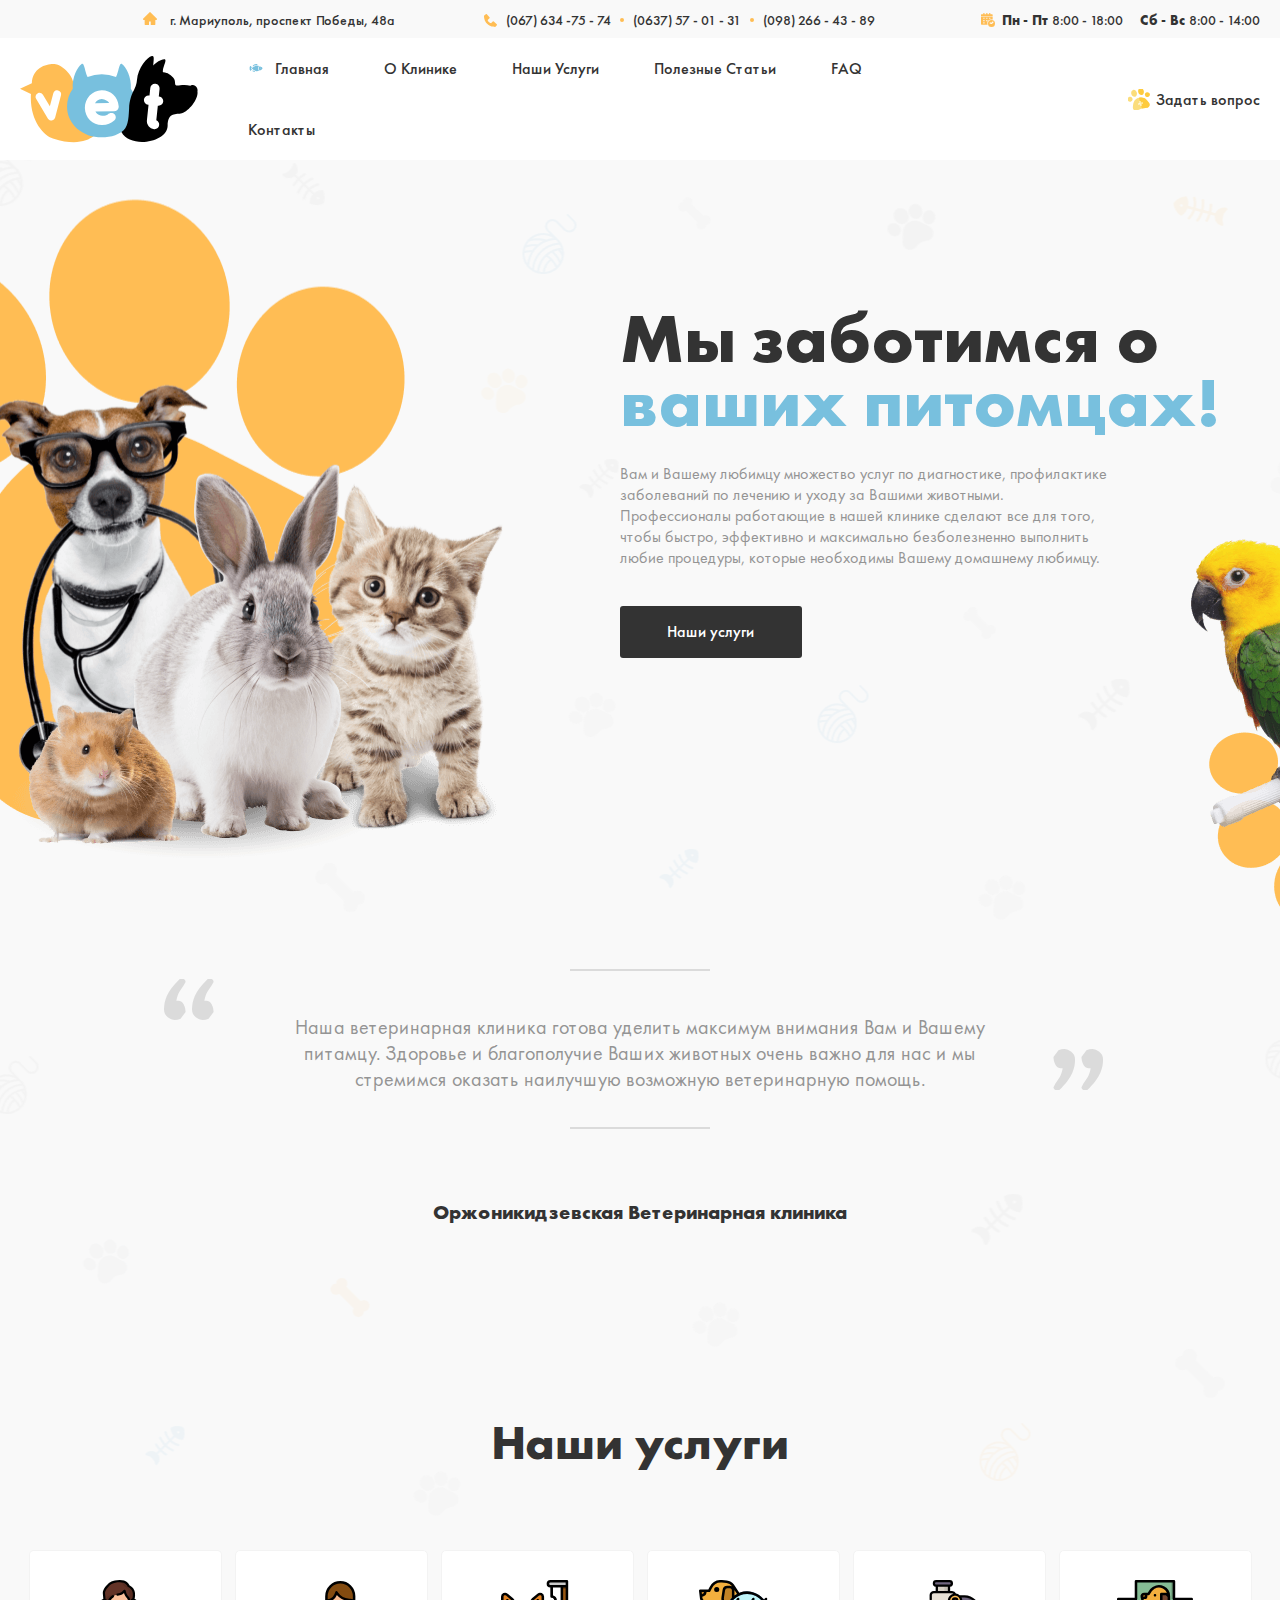
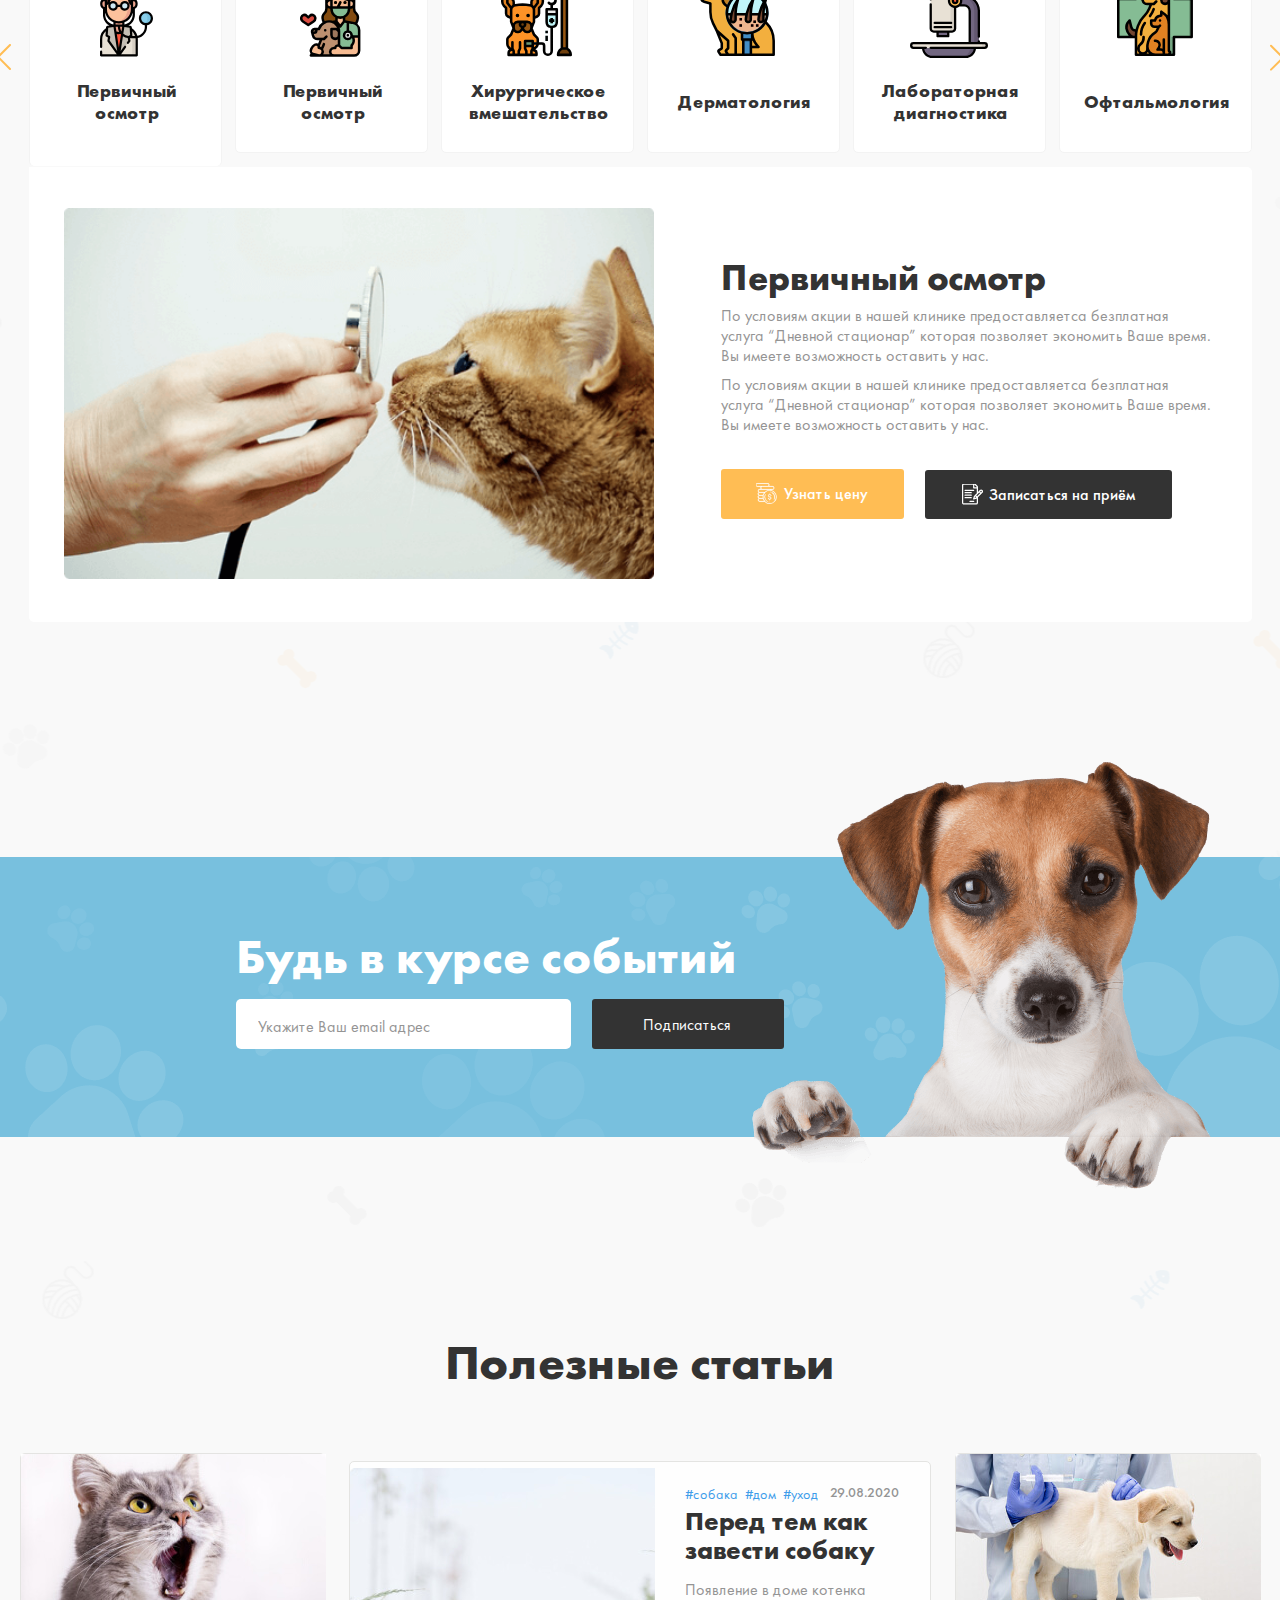
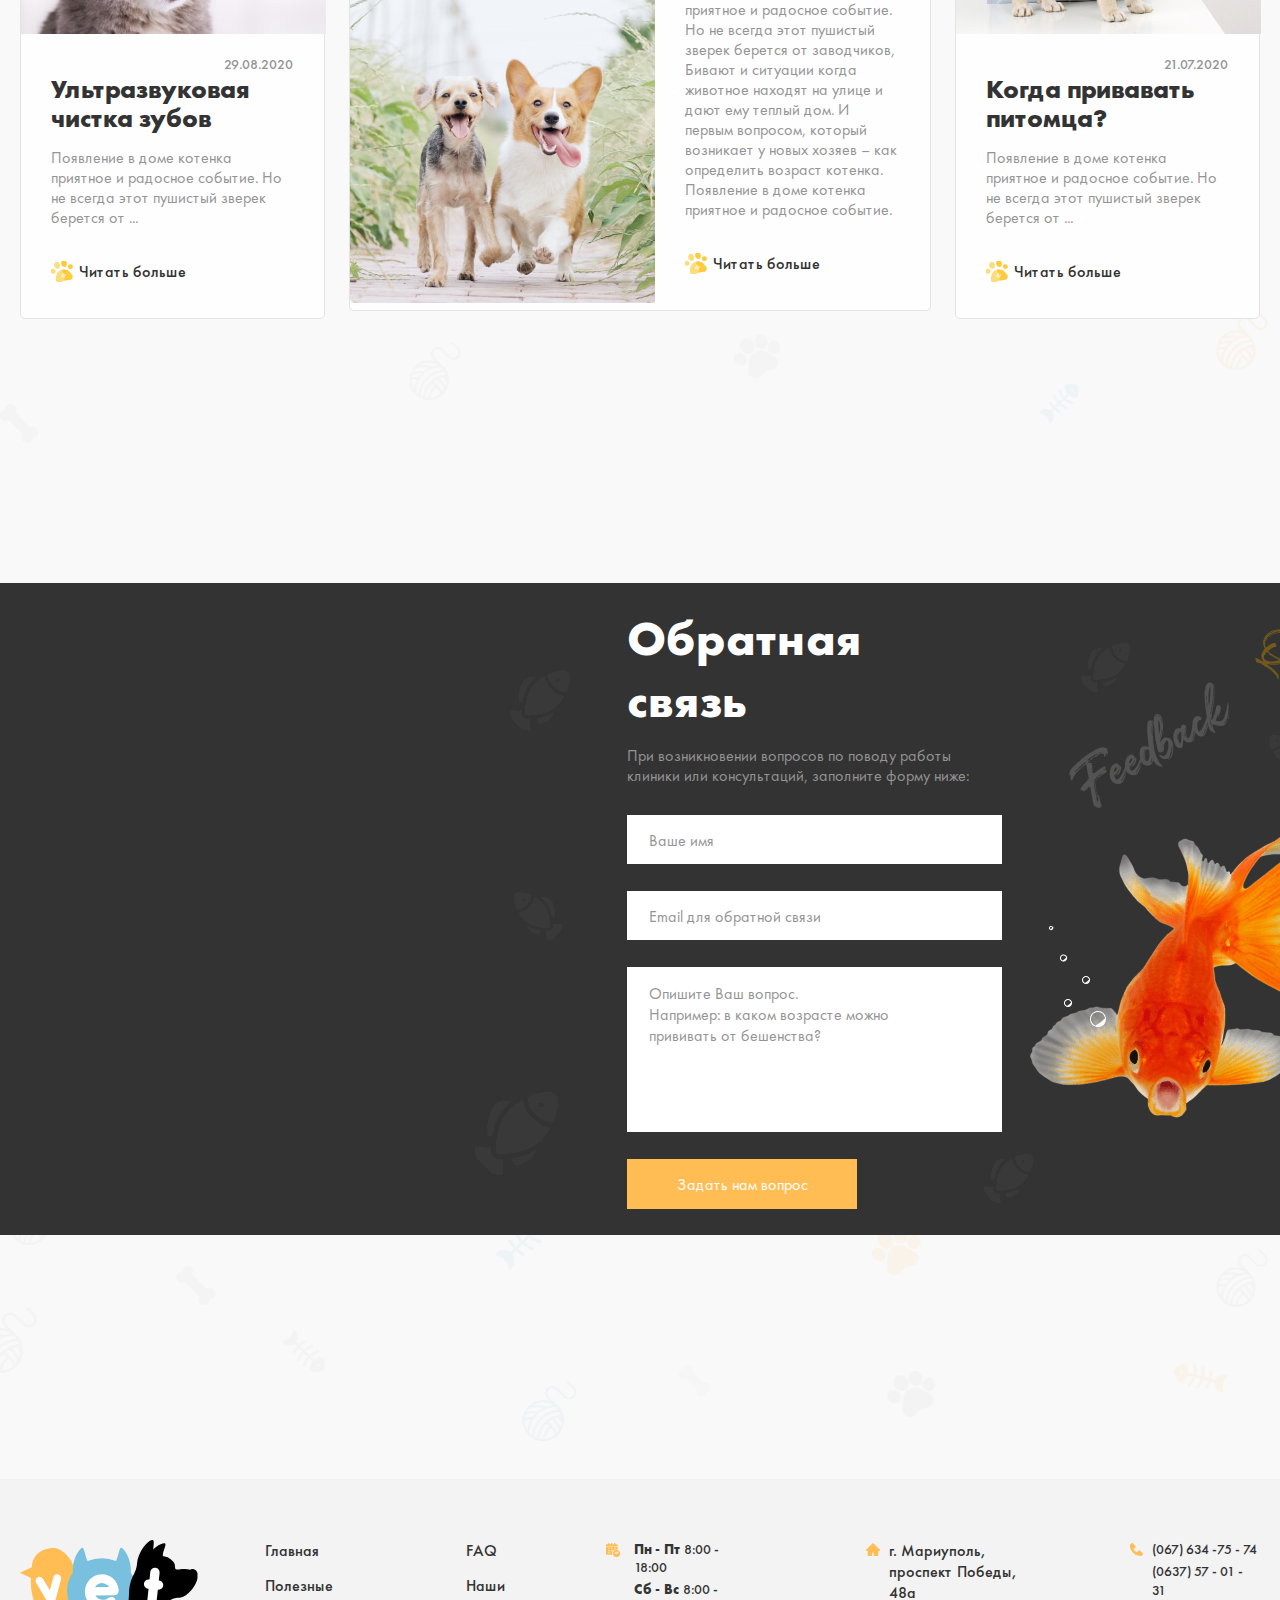
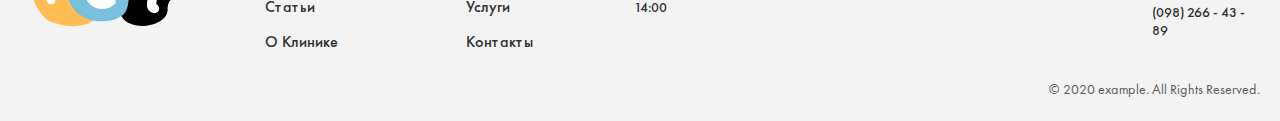
<file: index.html>
<!DOCTYPE html>
<html lang="ru">
<head>
    <meta charset="UTF-8">
    <meta http-equiv="X-UA-Compatible" content="IE=edge">
    <meta name="viewport" content="width=device-width, initial-scale=1.0">
    <title>veterinary-clinic</title>

    <link rel="stylesheet" href="./css/normalize.css">
    <link rel="stylesheet" href="./css/style.css">

    <!-- <link rel="stylesheet" href="./css/main.min.css"> -->
</head>
<body class="site-body">

    <!-- Header start -->
    <header class="site-header">
        <div class="site-header__topbox">
            <div class="container">
                <div class="site-header__topbox-box">
                    <address class="site-header__adress">
                        <a class="site-header__adress-link" href="https://www.google.com/maps/place/%D0%BF%D1%80%D0%BE%D1%81%D0%BF.+%D0%9F%D0%BE%D0%B1%D0%B5%D0%B4%D1%8B,+48%D0%B0,+%D0%9C%D0%B0%D1%80%D0%B8%D1%83%D0%BF%D0%BE%D0%BB%D1%8C,+%D0%94%D0%BE%D0%BD%D0%B5%D1%86%D0%BA%D0%B0%D1%8F+%D0%BE%D0%B1%D0%BB%D0%B0%D1%81%D1%82%D1%8C,+%D0%A3%D0%BA%D1%80%D0%B0%D0%B8%D0%BD%D0%B0,+87500/data=!4m2!3m1!1s0x40e6e6701cd9c691:0xe9b99fd0268f089c?sa=X&ved=2ahUKEwio44vi56n5AhW4VfEDHeDiBCsQ8gF6BAgDEAE" target="blank">
                            г. Мариуполь, проспект Победы, 48а
                        </a>
                    </address>
                    <ul class="site-header__phonelist">
                        <li class="site-header__phoneitem">
                            <a class="site-header__phone-number" href="tel:+067637574">(067) 634 -75 - 74</a>
                        </li>
                        <li class="site-header__phoneitem">
                            <a class="site-header__phone-number" href="tel:+0637570131">(0637) 57 - 01 - 31</a>
                        </li>
                        <li class="site-header__phoneitem">
                            <a class="site-header__phone-number" href="tel:+098664389">(098) 266 - 43 - 89</a>
                        </li>
                    </ul>

                    <ol class="site-header__datelist">
                        <li class="site-header__dateitem">
                            <time class="site-header__datetime" datetime="2022-08-03 08:00">
                                <strong>
                                    Пн - Пт
                                </strong>
                                8:00 - 18:00
                            </time>
                        </li>
                        <li class="site-header__dateitem">
                            <time class="site-header__datetime" datetime="2022-08-03 08:00">
                                <strong>
                                    Сб - Вс
                                </strong>
                                8:00 - 14:00
                            </time>
                        </li>
                    </ol>
                </div>
            </div>
        </div>
        <div class="site-header__bottombox">
            <div class="container">
                <div class="site-header__bottombox-box">
                    <a class="logo" href="./index.html">
                        <img class="logo__img" src="./images/logo.svg" alt="site-logo">
                    </a>

                    <nav class="site-header__nav">
                        <ul class="site-header__nav-list">
                            <li class="site-header__nav-item">
                                <a class="site-header__nav-link" href="./index.html">Главная</a>
                            </li>
                            <li class="site-header__nav-item">
                                <a class="site-header__nav-link" href="#">О Клинике</a>
                            </li>
                            <li class="site-header__nav-item">
                                <a class="site-header__nav-link" href="./services.html">Наши Услуги</a>
                            </li>
                            <li class="site-header__nav-item">
                                <a class="site-header__nav-link" href="#">Полезные Статьи</a>
                            </li>
                            <li class="site-header__nav-item">
                                <a class="site-header__nav-link" href="./FAQ.html">FAQ</a>
                            </li>
                            <li class="site-header__nav-item">
                                <a class="site-header__nav-link" href="./contact.html">Контакты</a>
                            </li>
                        </ul>
                    </nav>
                    <a class="site-header__link site-header__link--js-open-modal" href="#">
                        Задать вопрос
                    </a>
                </div>
            </div>
        </div>
    </header>
    <!-- Header finish -->

    <!-- Main start -->
    <main class="site-main">
        <!-- Hero section start  -->
        <section class="hero">
            <div class="container">
                <div class="hero__textbox">
                    <h1 class="hero__text">
                        Мы заботимся о
                        <span class="hero__text-blu">
                            ваших питомцах!
                        </span> 
                    </h1>
                    <div class="hero__desc-box">
                        <p class="hero__desc">
                            Вам и Вашему любимцу множество услуг по диагностике, профилактике заболеваний по лечению и уходу за Вашими животными. Профессионалы работающие в нашей клинике сделают все для того, чтобы быстро, эффективно и максимально безболезненно выполнить любие процедуры, которые необходимы Вашему домашнему любимцу.
                        </p>
                    </div>
                    <a class="hero__link" href="#">
                        Наши услуги
                    </a>
                </div>
            </div>
        </section>
        <!-- Hero section finish  -->

        <!-- About us start  -->
        <section class="about-us">
            <div class="container">
                <div class="about-us__box">
                    <h2 class="visually-hidden">
                        Оржоникидзевская Ветеринарная клиника   
                    </h2>
                    <blockquote class="about-us__desc" cite="Оржоникидзевская-Ветеринарная-клиника">
                        Наша ветеринарная клиника готова уделить максимум внимания Вам и Вашему питамцу. Здоровье и благополучие Ваших животных очень важно для нас и мы стремимся оказать наилучшую возможную ветеринарную помощь.
                    </blockquote>
                    <h3 class="about-us__text">
                        Оржоникидзевская Ветеринарная клиника
                    </h3>
                </div>
            </div>
        </section>
        <!-- About us finish  -->

        <!-- Our services start  -->
        <section class="our-services">
            <div class="container">
                <div class="our-services__box">
                    <h2 class="our-services__text">
                        Наши услуги
                    </h2>
                    <div class="our-services__listbox">
                        <ol class="our-services__list">
                            <li class="our-services__item">
                                <h3 class="our-services__item-text">
                                    <a class="our-services__item-link our-services__item-link--first" href="#">
                                        Первичный осмотр
                                    </a>
                                </h3>
                            </li>
                            <li class="our-services__item">
                                <h3 class="our-services__item-text">
                                    <a class="our-services__item-link" href="#">
                                        Первичный осмотр
                                    </a>
                                </h3>
                            </li>
                            <li class="our-services__item">
                                <h3 class="our-services__item-text">
                                    <a class="our-services__item-link" href="#">
                                        Хирургическое вмешательство
                                    </a>
                                </h3>
                            </li>
                            <li class="our-services__item">
                                <h3 class="our-services__item-text">
                                    <a class="our-services__item-link our-services__item-link--one-line" href="#">
                                        Дерматология
                                    </a>
                                </h3>
                            </li>
                            <li class="our-services__item">
                                <h3 class="our-services__item-text">
                                    <a class="our-services__item-link" href="#">
                                        Лабораторная диагностика
                                    </a>
                                </h3>
                            </li>
                            <li class="our-services__item">
                                <h3 class="our-services__item-text">
                                    <a class="our-services__item-link our-services__item-link--one-line" href="#">
                                        Офтальмология
                                    </a>
                                </h3>
                            </li>
        
        
                            <li class="our-services__item">
                                <h3 class="our-services__item-text">
                                    <a class="our-services__item-link" href="#">
                                        УЗИ
                                        диагностика
                                    </a>
                                </h3>
                            </li>
                            <li class="our-services__item">
                                <h3 class="our-services__item-text">
                                    <a class="our-services__item-link our-services__item-link--one-line" href="#">
                                        Чипирование
                                    </a>
                                </h3>
                            </li>
                            <li class="our-services__item">
                                <h3 class="our-services__item-text">
                                    <a class="our-services__item-link" href="#">
                                        Международные паспорта
                                    </a>
                                </h3>
                            </li>
                            <li class="our-services__item">
                                <h3 class="our-services__item-text">
                                    <a class="our-services__item-link our-services__item-link--one-line" href="#">
                                        Вакцинация
                                    </a>
                                </h3>
                            </li>
                            <li class="our-services__item">
                                <h3 class="our-services__item-text">
                                    <a class="our-services__item-link our-services__item-link--one-line" href="#">
                                        Стоматология
                                    </a>
                                </h3>
                            </li>
                            <li class="our-services__item">
                                <h3 class="our-services__item-text">
                                    <a class="our-services__item-link our-services__item-link--one-line" href="#">
                                        Вызов на дом
                                    </a>
                                </h3>
                            </li>
                        </ol>
                        <button class="our-services__arrot-left"></button>
                        <button class="our-services__arrot-right"></button>
                    </div>
    
                    <div class="our-services__infobox">
                        <img src="./images/Cat-in-veterinary.png" 
                        width="590"
                        height="332"
                        srcset="./images/Cat-in-veterinary.png 1x , ./images/Cat-in-veterinary@2x.png 2x"
                        alt="img">
    
                        <div class="our-services__textbox">
                            <h4 class="our-services__title">
                                Первичный осмотр
                            </h4>
                            <p class="our-services__desc">
                                По условиям акции в нашей клинике предоставляетса безплатная услуга “Дневной стационар” которая позволяет экономить Ваше время. Вы имеете возможность оставить у нас.
                            </p>
                            <p class="our-services__desc">
                                По условиям акции в нашей клинике предоставляетса безплатная услуга “Дневной стационар” которая позволяет экономить Ваше время. Вы имеете возможность оставить у нас.
                            </p>
                            <div class="our-services__linktbox">
                                <a class="our-services__link our-services__link--yellow" href="#">Узнать цену</a>
                                <a class="our-services__link our-services__link--black" href="#">Записаться на приём</a>
                            </div>
                        </div>
                    </div>
                </div>
            </div>
        </section>
        <!-- Our services finish  -->

        <!-- Article start -->
        <article class="site-article">
            <div class="container">
                <div class="site-article__box">
                    <div class="site-article__textbox">
                        <h2 class="site-article__text">
                            Будь в курсе событий
                        </h2>
                        <form class="site-article__form" action="https://echo.htmlacademy.ru/" method="post" autocomplete="off">
                            <input class="site-article__input-zone" type="email" name="user_email" id="user_email"
                            aria-label="Enter your email" required placeholder="Укажите Ваш email адрес">
    
                            <button class="site-article__button" type="submit">Подписаться</button>
                        </form>
                    </div>
                    <img class="site-article__image" src="./images/dog.png" 
                    width="613"
                    height="481"
                    srcset="./images/dog.png 1x , ./images/dog@2x.png 2x"
                    alt="img">
                </div>
            </div>
        </article>
        <!-- Article finish -->


        <!-- Useful articles start  -->
        <section class="useful-articles">
            <div class="container">
                <h2 class="useful-articles__text">
                    Полезные статьи
                </h2>
                <ul class="useful-articles__list">
                    <li class="useful-articles__item ">
                        <img class="useful-articles__img" src="./images/cat.jpg"
                        srcset="./images/cat.jpg 1x , ./images/cat@2x.jpg 2x"
                        alt="img">

                        <div class="useful-articles__box">
                            <div class="useful-articles__timebox">
                                <ul class="useful-articles__categories-list">
                                    <li class="useful-articles__categories-item">
                                        <a class="useful-articles__categories-link" href="#">
                                            #кошка
                                        </a>
                                    </li>
                                    <li class="useful-articles__categories-item">
                                        <a class="useful-articles__categories-link" href="#">
                                            #дом
                                        </a>
                                    </li>
                                    <li class="useful-articles__categories-item">
                                        <a class="useful-articles__categories-link" href="#">
                                            #уход
                                        </a>
                                    </li>
                                </ul>
                                <time class="useful-articles__time" datetime="2020-08-29 19:06">
                                    29.08.2020
                                </time>
                            </div>

                            <div class="useful-articles__textbox">
                                <h3 class="useful-articles__textbox-text">
                                    Ультразвуковая чистка зубов
                                </h3>
                            </div>

                            <p class="useful-articles__desc-short">
                                Появление в доме котенка приятное и радосное событие. Но не всегда этот пушистый зверек берется от ...
                            </p>
                            <p class="useful-articles__desc-long">
                                Появление в доме котенка приятное и радосное событие. Но не всегда этот пушистый зверек берется от заводчиков, Бивают и ситуации когда животное находят на улице и дают ему теплый дом. И первым вопросом, который возникает у новых хозяев – как определить возраст котенка. Появление в доме котенка приятное и радосное событие.
                            </p>

                            <a class="useful-articles__link" href="#">Читать больше</a>
                        </div>
                    </li>
                    <li class="useful-articles__item useful-articles__item--active">
                        <img class="useful-articles__img" src="./images/Dogs.jpg"
                        srcset="./images/Dogs.jpg 1x , ./images/Dogs@2x.jpg 2x"
                        alt="img">

                        <div class="useful-articles__box">
                            <div class="useful-articles__timebox">
                                <ul class="useful-articles__categories-list">
                                    <li class="useful-articles__categories-item">
                                        <a class="useful-articles__categories-link" href="#">
                                            #собака
                                        </a>
                                    </li>
                                    <li class="useful-articles__categories-item">
                                        <a class="useful-articles__categories-link" href="#">
                                            #дом
                                        </a>
                                    </li>
                                    <li class="useful-articles__categories-item">
                                        <a class="useful-articles__categories-link" href="#">
                                            #уход
                                        </a>
                                    </li>
                                </ul>
                                <time class="useful-articles__time" datetime="2020-08-29 19:06">
                                    29.08.2020
                                </time>
                            </div>

                            <div class="useful-articles__textbox">
                                <h3 class="useful-articles__textbox-text">
                                    Перед тем как завести собаку
                                </h3>
                            </div>

                            <p class="useful-articles__desc-short">
                                Появление в доме котенка приятное и радосное событие. Но не всегда этот пушистый зверек берется от ...
                            </p>
                            <p class="useful-articles__desc-long">
                                Появление в доме котенка приятное и радосное событие. Но не всегда этот пушистый зверек берется от заводчиков, Бивают и ситуации когда животное находят на улице и дают ему теплый дом. И первым вопросом, который возникает у новых хозяев – как определить возраст котенка. Появление в доме котенка приятное и радосное событие.
                            </p>

                            <a class="useful-articles__link" href="#">Читать больше</a>
                        </div>
                    </li>
                    <li class="useful-articles__item">
                        <img class="useful-articles__img" src="./images/dog-in-veterinary.jpg"
                        srcset="./images/dog-in-veterinary.jpg 1x , ./images/dog-in-veterinary@2x.jpg 2x"
                        alt="img">

                        <div class="useful-articles__box">
                            <div class="useful-articles__timebox">
                                <ul class="useful-articles__categories-list">
                                    <li class="useful-articles__categories-item">
                                        <a class="useful-articles__categories-link" href="#">
                                            #собака
                                        </a>
                                    </li>
                                    <li class="useful-articles__categories-item">
                                        <a class="useful-articles__categories-link" href="#">
                                            #дом
                                        </a>
                                    </li>
                                    <li class="useful-articles__categories-item">
                                        <a class="useful-articles__categories-link" href="#">
                                            #уход
                                        </a>
                                    </li>
                                </ul>
                                <time class="useful-articles__time" datetime="2020-08-29 19:06">
                                    21.07.2020
                                </time>
                            </div>

                            <div class="useful-articles__textbox">
                                <h3 class="useful-articles__textbox-text">
                                    Когда привавать питомца?
                                </h3>
                            </div>

                            <p class="useful-articles__desc-short">
                                Появление в доме котенка приятное и радосное событие. Но не всегда этот пушистый зверек берется от ...
                            </p>
                            <p class="useful-articles__desc-long">
                                Появление в доме котенка приятное и радосное событие. Но не всегда этот пушистый зверек берется от заводчиков, Бивают и ситуации когда животное находят на улице и дают ему теплый дом. И первым вопросом, который возникает у новых хозяев – как определить возраст котенка. Появление в доме котенка приятное и радосное событие.
                            </p>

                            <a class="useful-articles__link" href="#">Читать больше</a>
                        </div>
                    </li>
                </ul>
            </div>
        </section>
        <!-- Useful articles finish  -->

        <!-- Feedback start  -->
        <section class="feedback">
            <div class="feedback__box">
                <iframe class="feedback__map" src="https://www.google.com/maps/embed?pb=!1m18!1m12!1m3!1d4157.567048965797!2d37.5339447778192!3d47.111147215445236!2m3!1f0!2f0!3f0!3m2!1i1024!2i768!4f13.1!3m3!1m2!1s0x40e6e38c40595daf%3A0x8fe58f6df64d4ef6!2z0YPQuy4g0J7Qu9C10LrRgdCw0L3QtNGA0LAg0J7RgdGC0YDQvtCy0YHRjNC60L7Qs9C-LCAyOCwg0JzQsNGA0LjRg9C_0L7Qu9GMLCDQlNC-0L3QtdGG0LrQsNGPINC-0LHQu9Cw0YHRgtGMLCDQo9C60YDQsNC40L3QsCwgODc1MDA!5e0!3m2!1sru!2sus!4v1659528355232!5m2!1sru!2sus" width="462" height="652" style="border:0;" allowfullscreen="" loading="lazy" referrerpolicy="no-referrer-when-downgrade"></iframe>
                
                <div class="feedback__textbox">
                    <h2 class="feedback__text">
                        Обратная связь
                    </h2>
                    <p class="feedback__desc">
                        При возникновении вопросов по поводу работы клиники или консультаций, заполните форму ниже:
                    </p>
                    <form class="feedback__form" action="https://echo.htmlacademy.ru/" method="post" autocomplete="off">
                        <input class="feedback__input-zone" type="text" name="user_name_for_feedback" id="user_name_for_feedback" minlength="3"
                        maxlength="1000000" aria-label="Enter your name"  placeholder="Ваше имя">

                        <input class="feedback__input-zone" type="email" name="user_email_for_feedback" id="user_email_for_feedback"
                        aria-label="Enter your email"  placeholder="Email для обратной связи">

                        <textarea class="feedback__input-zone feedback__input-zone--question" name="user_question" id="user_question" 
                        minlength="3" aria-label="Enter your question"   placeholder="Опишите Ваш вопрос.                               Например: в каком возрасте можно         прививать от бешенства?"></textarea>

                        <button class="feedback__button" type="submit">Задать нам вопрос</button>
                    </form>
                </div>
            </div>
        </section>
        <!-- Feedback finish  -->
    </main>
    <!-- Main finish  -->

    <!-- Footer start -->
    <footer class="site-footer">
        <div class="container">
            <div class="site-footer__box">
                <div class="site-footer__inner">
                    <a class="logo logo--footer" href="./index.html">
                        <img src="./images/logo.svg" alt="logo">
                    </a>
    
                    <nav class="site-footer__nav">
                        <ol class="site-footer__nav-list">
                            <li class="site-footer__nav-item">
                                <a class="site-footer__nav-link" href="./index.html">Главная</a>
                            </li>
                            <li class="site-footer__nav-item">
                                <a class="site-footer__nav-link" href="#">Полезные Статьи</a>
                            </li>
                            <li class="site-footer__nav-item">
                                <a class="site-footer__nav-link" href="#">О Клинике</a>
                            </li>
                        </ol>
                        <ol class="site-footer__nav-list">
                            <li class="site-footer__nav-item">
                                <a class="site-footer__nav-link" href="./FAQ.html">FAQ</a>
                            </li>
                            <li class="site-footer__nav-item">
                                <a class="site-footer__nav-link" href="./services.html">Наши Услуги</a>
                            </li>
                            <li class="site-footer__nav-item">
                                <a class="site-footer__nav-link" href="./contact.html">Контакты</a>
                            </li>
                        </ol>
                    </nav>
    
                    <ol class="site-footer__date-list">
                        <li class="site-footer__date-item">
                            <time class="site-footer__datetime" datetime="2022-08-03 08:00">
                                <strong>
                                    Пн - Пт
                                </strong>
                                8:00 - 18:00
                            </time>
                        </li>
                        <li class="site-footer__date-item">
                            <time class="site-footer__datetime" datetime="2022-08-03 08:00">
                                <strong>
                                    Сб - Вс
                                </strong>
                                8:00 - 14:00
                            </time>
                        </li>
                    </ol>
    
                    <address class="site-footer__adress">
                        <a class="site-footer__adress-link" href="https://www.google.com/search?q=%D0%B3.+%D0%9C%D0%B0%D1%80%D0%B8%D1%83%D0%BF%D0%BE%D0%BB%D1%8C%2C+%D0%BF%D1%80%D0%BE%D1%81%D0%BF%D0%B5%D0%BA%D1%82+%D0%9F%D0%BE%D0%B1%D0%B5%D0%B4%D1%8B%2C+48%D0%B0&oq=%D0%B3.+%D0%9C%D0%B0%D1%80%D0%B8%D1%83%D0%BF%D0%BE%D0%BB%D1%8C%2C+%D0%BF%D1%80%D0%BE%D1%81%D0%BF%D0%B5%D0%BA%D1%82+%D0%9F%D0%BE%D0%B1%D0%B5%D0%B4%D1%8B%2C+48%D0%B0&aqs=chrome.0.69i59.623j0j7&sourceid=chrome&ie=UTF-8" target="blank">
                            г. Мариуполь, проспект Победы, 48а
                        </a>
                    </address>
    
                    <ul class="site-footer__phone-list">
                        <li class="site-footer__phone-item">
                            <a class="site-footer__phone-link" href="tel:0676347574">(067) 634 -75 - 74</a>
                        </li>
                        <li class="site-footer__phone-item">
                            <a class="site-footer__phone-link" href="tel:0637570131">(0637) 57 - 01 - 31</a>
                        </li>
                        <li class="site-footer__phone-item">
                            <a class="site-footer__phone-link" href="tel:0982664389">(098) 266 - 43 - 89</a>
                        </li>
                    </ul>
                </div>

                <span class="site-footer__licenthe">© 2020 example. All Rights Reserved.</span>
            </div>
        </div>
    </footer>
    <!-- Footer finish -->

    <!-- Modal start  -->
    <div class="modal">
        <div class="modal__window">
            <button class="modal__x-button modal__x-button--js-close-modal" type="button"></button>
            <div class="modal__authorization">
                <span class="modal__authorization-text">
                    Авторизация:
                </span>
                <a class="modal__link modal__link--google" href="#">
                    Войти через Google
                </a>
                <a class="modal__link modal__link--facebook" href="#">
                    Войти через Facebook
                </a>
            </div>
            <div class="modal__form-box">
                <h2 class="modal-text">
                    Задать вопрос
                </h2>
                <form class="modal__form" action="https://echo.htmlacademy.ru/" method="post" autocomplete="off">
                    <input class="modal__input-zone" type="text" name="user_name" id="user_name" minlength="3"
                    maxlength="1000000" aria-label="Enter your name" required placeholder="Ваше имя">
    
                    <textarea class="modal__input-zone modal__input-zone--question" name="user_question" id="user_question" 
                    minlength="3" aria-label="Enter your question"   placeholder="Опишите Ваш вопрос.                               Например: в каком возрасте можно         прививать от бешенства?"></textarea>
    
                    <button class="modal__button" type="submit">Отправить </button>
                </form>
            </div>
        </div>
    </div>
    <!-- Modal finish  -->

    <script src="./js/main.js"></script>
</body>
</html>
</file>
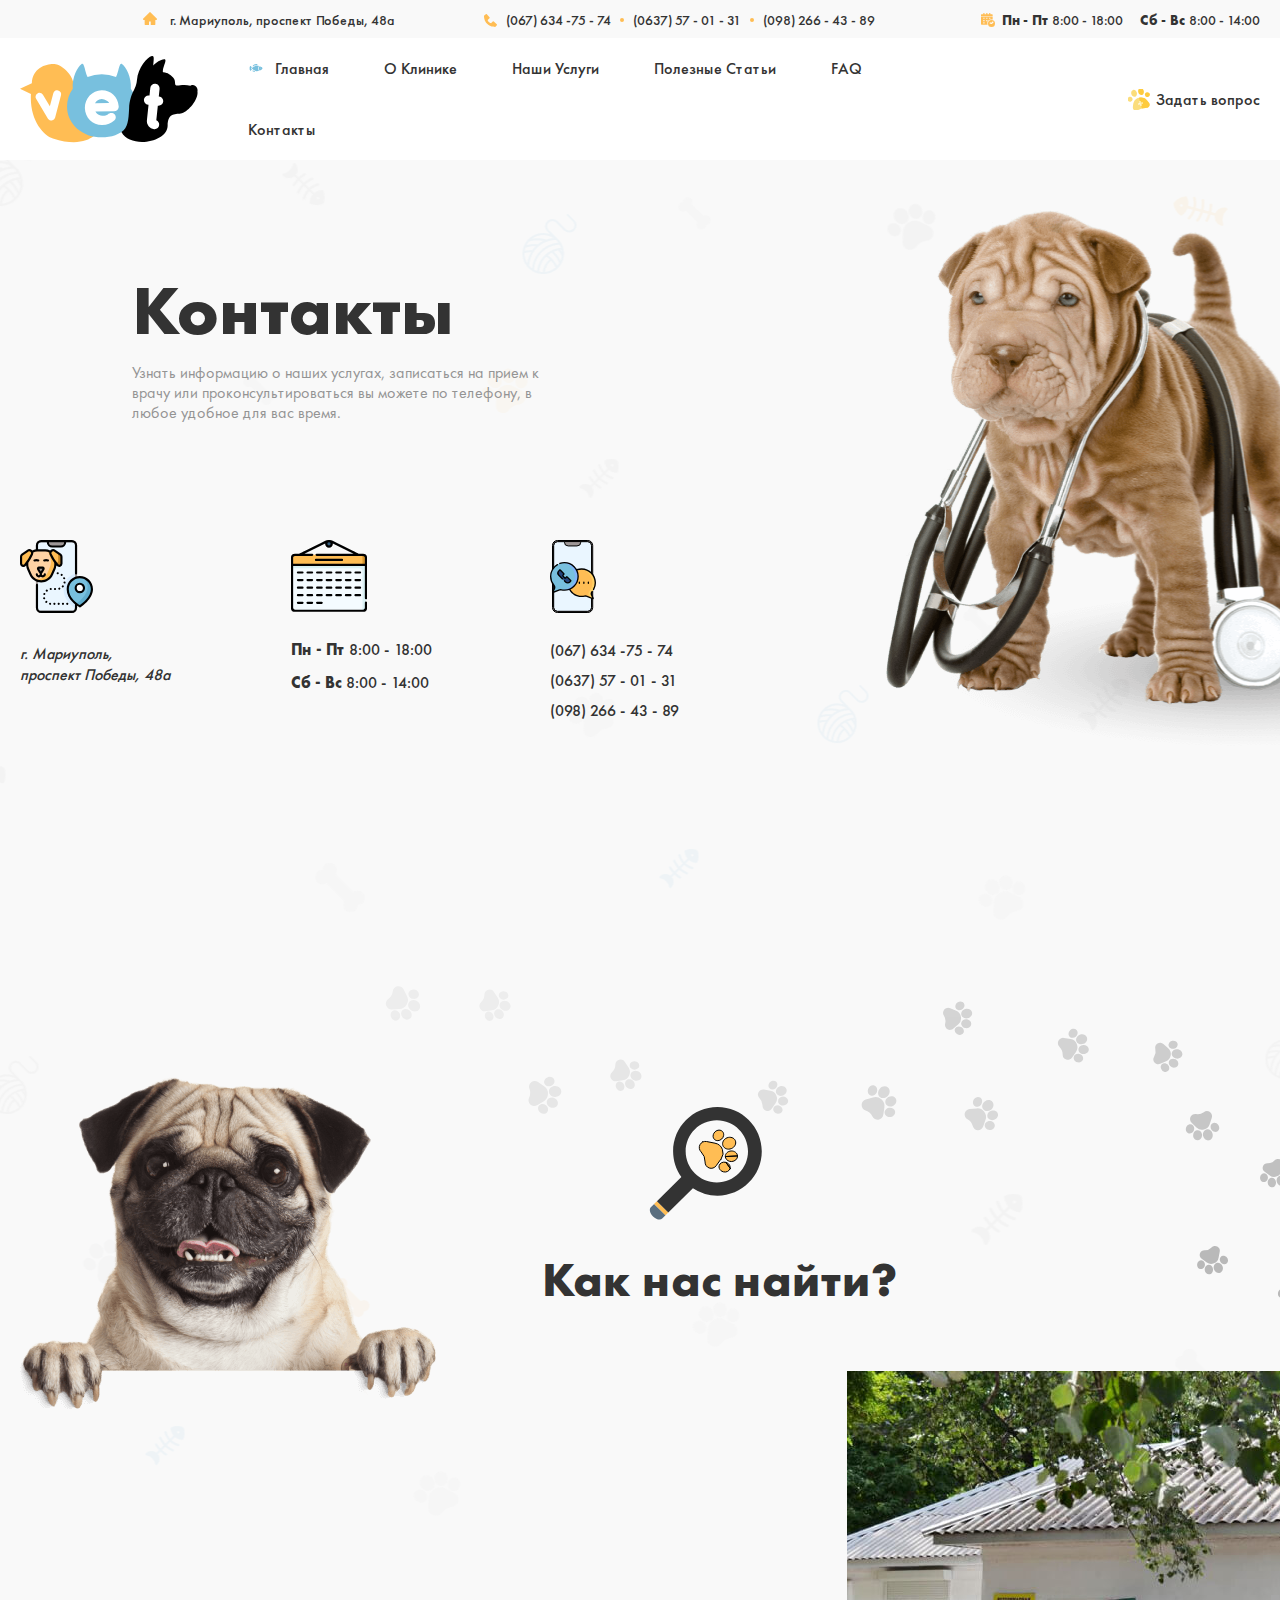
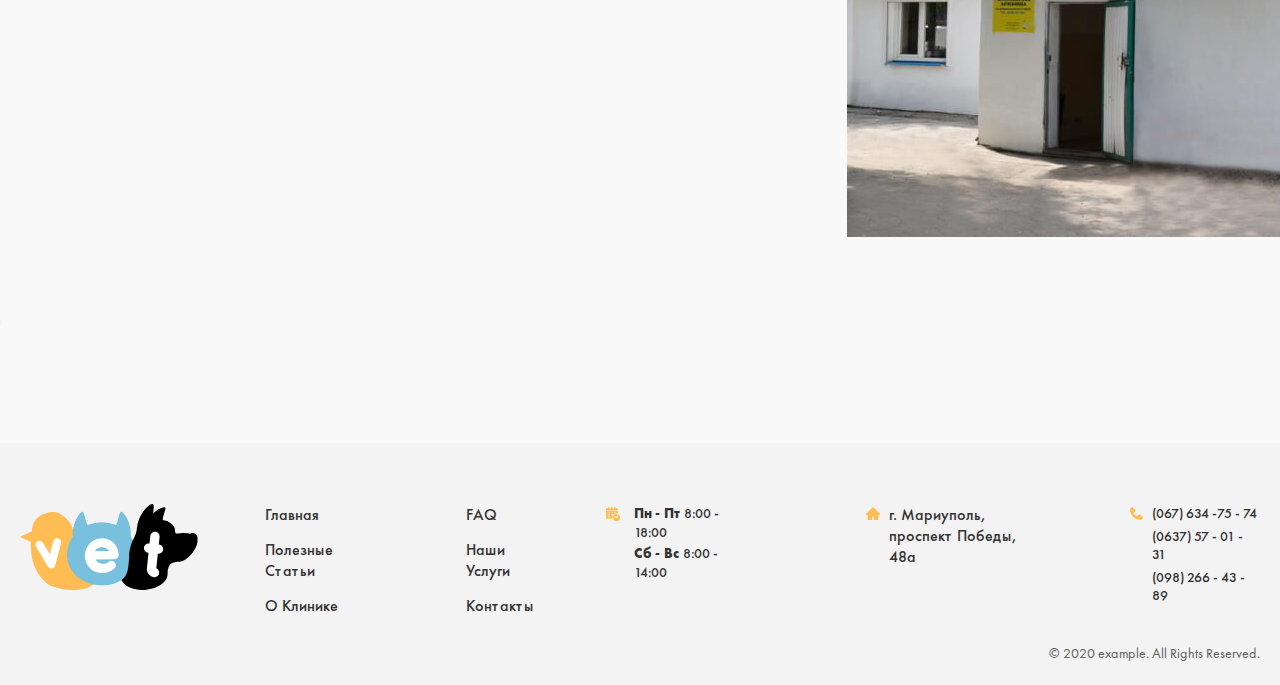
<file: contact.html>
<!DOCTYPE html>
<html lang="ru">
<head>
    <meta charset="UTF-8">
    <meta http-equiv="X-UA-Compatible" content="IE=edge">
    <meta name="viewport" content="width=device-width, initial-scale=1.0">
    <title>veterinary-clinic</title>

    <link rel="stylesheet" href="./css/normalize.css">
    <link rel="stylesheet" href="./css/style.css">

    <!-- <link rel="stylesheet" href="./css/main.min.css"> -->
</head>
<body class="site-body">

    <!-- Header start -->
    <header class="site-header">
        <div class="site-header__topbox">
            <div class="container">
                <div class="site-header__topbox-box">
                    <address class="site-header__adress">
                        <a class="site-header__adress-link" href="https://www.google.com/maps/place/%D0%BF%D1%80%D0%BE%D1%81%D0%BF.+%D0%9F%D0%BE%D0%B1%D0%B5%D0%B4%D1%8B,+48%D0%B0,+%D0%9C%D0%B0%D1%80%D0%B8%D1%83%D0%BF%D0%BE%D0%BB%D1%8C,+%D0%94%D0%BE%D0%BD%D0%B5%D1%86%D0%BA%D0%B0%D1%8F+%D0%BE%D0%B1%D0%BB%D0%B0%D1%81%D1%82%D1%8C,+%D0%A3%D0%BA%D1%80%D0%B0%D0%B8%D0%BD%D0%B0,+87500/data=!4m2!3m1!1s0x40e6e6701cd9c691:0xe9b99fd0268f089c?sa=X&ved=2ahUKEwio44vi56n5AhW4VfEDHeDiBCsQ8gF6BAgDEAE" target="blank">
                            г. Мариуполь, проспект Победы, 48а
                        </a>
                    </address>
                    <ul class="site-header__phonelist">
                        <li class="site-header__phoneitem">
                            <a class="site-header__phone-number" href="tel:+067637574">(067) 634 -75 - 74</a>
                        </li>
                        <li class="site-header__phoneitem">
                            <a class="site-header__phone-number" href="tel:+0637570131">(0637) 57 - 01 - 31</a>
                        </li>
                        <li class="site-header__phoneitem">
                            <a class="site-header__phone-number" href="tel:+098664389">(098) 266 - 43 - 89</a>
                        </li>
                    </ul>

                    <ol class="site-header__datelist">
                        <li class="site-header__dateitem">
                            <time class="site-header__datetime" datetime="2022-08-03 08:00">
                                <strong>
                                    Пн - Пт
                                </strong>
                                8:00 - 18:00
                            </time>
                        </li>
                        <li class="site-header__dateitem">
                            <time class="site-header__datetime" datetime="2022-08-03 08:00">
                                <strong>
                                    Сб - Вс
                                </strong>
                                8:00 - 14:00
                            </time>
                        </li>
                    </ol>
                </div>
            </div>
        </div>
        <div class="site-header__bottombox">
            <div class="container">
                <div class="site-header__bottombox-box">
                    <a class="logo" href="./index.html">
                        <img class="logo__img" src="./images/logo.svg" alt="site-logo">
                    </a>

                    <nav class="site-header__nav">
                        <ul class="site-header__nav-list">
                            <li class="site-header__nav-item">
                                <a class="site-header__nav-link" href="./index.html">Главная</a>
                            </li>
                            <li class="site-header__nav-item">
                                <a class="site-header__nav-link" href="#">О Клинике</a>
                            </li>
                            <li class="site-header__nav-item">
                                <a class="site-header__nav-link" href="./services.html">Наши Услуги</a>
                            </li>
                            <li class="site-header__nav-item">
                                <a class="site-header__nav-link" href="#">Полезные Статьи</a>
                            </li>
                            <li class="site-header__nav-item">
                                <a class="site-header__nav-link" href="./FAQ.html">FAQ</a>
                            </li>
                            <li class="site-header__nav-item">
                                <a class="site-header__nav-link" href="./contact.html">Контакты</a>
                            </li>
                        </ul>
                    </nav>
                    <a class="site-header__link site-header__link--js-open-modal" href="#">
                        Задать вопрос
                    </a>
                </div>
            </div>
        </div>
    </header>
    <!-- Header finish -->

    <!-- Main start -->
    <main class="site-main">
        <!-- Hero our services section start  -->
        <section class="hero-contact">
            <div class="container">
                <div class="hero-top__textbox">
                    <h2 class="hero-top__text">
                        Контакты
                    </h2>
                    <div class="hero-top__descbox">
                        <p class="hero-top__desc">
                            Узнать информацию о наших услугах, записаться на прием к врачу или проконсультироваться вы можете по телефону, в любое удобное для вас время.
                        </p>
                    </div>
                </div>

                <div class="hero-contact__info">
                    <address class="hero-contact__adress">
                        <a class="hero-contact__adress-link" href="https://www.google.com/maps/place/%D0%BF%D1%80%D0%BE%D1%81%D0%BF.+%D0%9F%D0%BE%D0%B1%D0%B5%D0%B4%D1%8B,+48%D0%B0,+%D0%9C%D0%B0%D1%80%D0%B8%D1%83%D0%BF%D0%BE%D0%BB%D1%8C,+%D0%94%D0%BE%D0%BD%D0%B5%D1%86%D0%BA%D0%B0%D1%8F+%D0%BE%D0%B1%D0%BB%D0%B0%D1%81%D1%82%D1%8C,+%D0%A3%D0%BA%D1%80%D0%B0%D0%B8%D0%BD%D0%B0,+87500/data=!4m2!3m1!1s0x40e6e6701cd9c691:0xe9b99fd0268f089c?sa=X&ved=2ahUKEwifkYWM67H5AhU9XvEDHUbHAOAQ8gF6BAgDEAE">
                            г. Мариуполь, проспект Победы, 48а
                        </a>
                    </address>

                    <ol class="hero-contact__time-list">
                        <li class="hero-contact__time-item">
                            <time class="hero-contact__time" datetime="2022-08-06 08:00">
                                <strong>Пн - Пт</strong>
                                8:00 - 18:00
                            </time>
                        </li>
                        <li class="hero-contact__time-item">
                            <time class="hero-contact__time" datetime="2022-08-06 08:00">
                                <strong>Сб - Вс</strong>
                                8:00 - 14:00
                            </time>
                        </li>
                    </ol>

                    <ul class="hero-contact__list">
                        <li class="hero-contact__item">
                            <a class="hero-contact__fhone-link" href="tel:+0676347574">
                                (067) 634 -75 - 74
                            </a>
                        </li>
                        <li class="hero-contact__item">
                            <a class="hero-contact__fhone-link" href="tel:+0637570131">
                                (0637) 57 - 01 - 31
                            </a>
                        </li>
                        <li class="hero-contact__item">
                            <a class="hero-contact__fhone-link" href="tel:+0982664389">
                                (098) 266 - 43 - 89
                            </a>
                        </li>
                    </ul>
                </div>
            </div>
        </section>
        <!-- Hero our services section finish  -->

        <!-- How to find us section start  -->
        <section  class="how-find-us">
            <div class="how-find-us__container-box">
                <h2 class="how-find-us__text">
                    Как нас найти?
                </h2>

                <div class="how-find-us__box">
                    <iframe class="how-find-us__map" src="https://www.google.com/maps/embed?pb=!1m18!1m12!1m3!1d698.7503866949312!2d37.54360756737108!3d47.11017926578681!2m3!1f0!2f0!3f0!3m2!1i1024!2i768!4f13.1!3m3!1m2!1s0x40e6e475146e8609%3A0xf262285308f99ac8!2z0JrQuNGA0L_QuNGH0L3QsNGPINGD0LsuLCAyOSwg0JzQsNGA0LjRg9C_0L7Qu9GMLCDQlNC-0L3QtdGG0LrQsNGPINC-0LHQu9Cw0YHRgtGMLCDQo9C60YDQsNC40L3QsCwgODc1MDA!5e0!3m2!1sru!2s!4v1659776277262!5m2!1sru!2s" width="847" height="466" style="border:0;" allowfullscreen="" loading="lazy" referrerpolicy="no-referrer-when-downgrade"></iframe>
                    <img class="how-find-us__img" src="./images/Home-vet.jpg" 
                    width="593"
                    height="466"
                    srcset="./images/Home-vet.jpg 1x , ./images/Home-vet@2x.jpg 2x"
                    alt="img">
                </div>
            </div>
        </section>
        <!-- How to find us section finish  -->

    </main>
    <!-- Main finish  -->

    <!-- Footer start -->
    <footer class="site-footer">
        <div class="container">
            <div class="site-footer__box">
                <div class="site-footer__inner">
                    <a class="logo logo--footer" href="./index.html">
                        <img src="./images/logo.svg" alt="logo">
                    </a>
    
                    <nav class="site-footer__nav">
                        <ol class="site-footer__nav-list">
                            <li class="site-footer__nav-item">
                                <a class="site-footer__nav-link" href="./index.html">Главная</a>
                            </li>
                            <li class="site-footer__nav-item">
                                <a class="site-footer__nav-link" href="#">Полезные Статьи</a>
                            </li>
                            <li class="site-footer__nav-item">
                                <a class="site-footer__nav-link" href="#">О Клинике</a>
                            </li>
                        </ol>
                        <ol class="site-footer__nav-list">
                            <li class="site-footer__nav-item">
                                <a class="site-footer__nav-link" href="./FAQ.html">FAQ</a>
                            </li>
                            <li class="site-footer__nav-item">
                                <a class="site-footer__nav-link" href="./services.html">Наши Услуги</a>
                            </li>
                            <li class="site-footer__nav-item">
                                <a class="site-footer__nav-link" href="./contact.html">Контакты</a>
                            </li>
                        </ol>
                    </nav>
    
                    <ol class="site-footer__date-list">
                        <li class="site-footer__date-item">
                            <time class="site-footer__datetime" datetime="2022-08-03 08:00">
                                <strong>
                                    Пн - Пт
                                </strong>
                                8:00 - 18:00
                            </time>
                        </li>
                        <li class="site-footer__date-item">
                            <time class="site-footer__datetime" datetime="2022-08-03 08:00">
                                <strong>
                                    Сб - Вс
                                </strong>
                                8:00 - 14:00
                            </time>
                        </li>
                    </ol>
    
                    <address class="site-footer__adress">
                        <a class="site-footer__adress-link" href="https://www.google.com/search?q=%D0%B3.+%D0%9C%D0%B0%D1%80%D0%B8%D1%83%D0%BF%D0%BE%D0%BB%D1%8C%2C+%D0%BF%D1%80%D0%BE%D1%81%D0%BF%D0%B5%D0%BA%D1%82+%D0%9F%D0%BE%D0%B1%D0%B5%D0%B4%D1%8B%2C+48%D0%B0&oq=%D0%B3.+%D0%9C%D0%B0%D1%80%D0%B8%D1%83%D0%BF%D0%BE%D0%BB%D1%8C%2C+%D0%BF%D1%80%D0%BE%D1%81%D0%BF%D0%B5%D0%BA%D1%82+%D0%9F%D0%BE%D0%B1%D0%B5%D0%B4%D1%8B%2C+48%D0%B0&aqs=chrome.0.69i59.623j0j7&sourceid=chrome&ie=UTF-8" target="blank">
                            г. Мариуполь, проспект Победы, 48а
                        </a>
                    </address>
    
                    <ul class="site-footer__phone-list">
                        <li class="site-footer__phone-item">
                            <a class="site-footer__phone-link" href="tel:0676347574">(067) 634 -75 - 74</a>
                        </li>
                        <li class="site-footer__phone-item">
                            <a class="site-footer__phone-link" href="tel:0637570131">(0637) 57 - 01 - 31</a>
                        </li>
                        <li class="site-footer__phone-item">
                            <a class="site-footer__phone-link" href="tel:0982664389">(098) 266 - 43 - 89</a>
                        </li>
                    </ul>
                </div>

                <span class="site-footer__licenthe">© 2020 example. All Rights Reserved.</span>
            </div>
        </div>
    </footer>
    <!-- Footer finish -->

    <!-- Modal start  -->
    <div class="modal">
        <div class="modal__window">
            <button class="modal__x-button modal__x-button--js-close-modal" type="button"></button>
            <div class="modal__authorization">
                <span class="modal__authorization-text">
                    Авторизация:
                </span>
                <a class="modal__link modal__link--google" href="#">
                    Войти через Google
                </a>
                <a class="modal__link modal__link--facebook" href="#">
                    Войти через Facebook
                </a>
            </div>
            <div class="modal__form-box">
                <h2 class="modal-text">
                    Задать вопрос
                </h2>
                <form class="modal__form" action="https://echo.htmlacademy.ru/" method="post" autocomplete="off">
                    <input class="modal__input-zone" type="text" name="user_name" id="user_name" minlength="3"
                    maxlength="1000000" aria-label="Enter your name" required placeholder="Ваше имя">
    
                    <textarea class="modal__input-zone modal__input-zone--question" name="user_question" id="user_question" 
                    minlength="3" aria-label="Enter your question"   placeholder="Опишите Ваш вопрос.                               Например: в каком возрасте можно         прививать от бешенства?"></textarea>
    
                    <button class="modal__button" type="submit">Отправить </button>
                </form>
            </div>
        </div>
    </div>
    <!-- Modal finish  -->

    <script src="./js/main.js"></script>
</body>
</html>
</file>
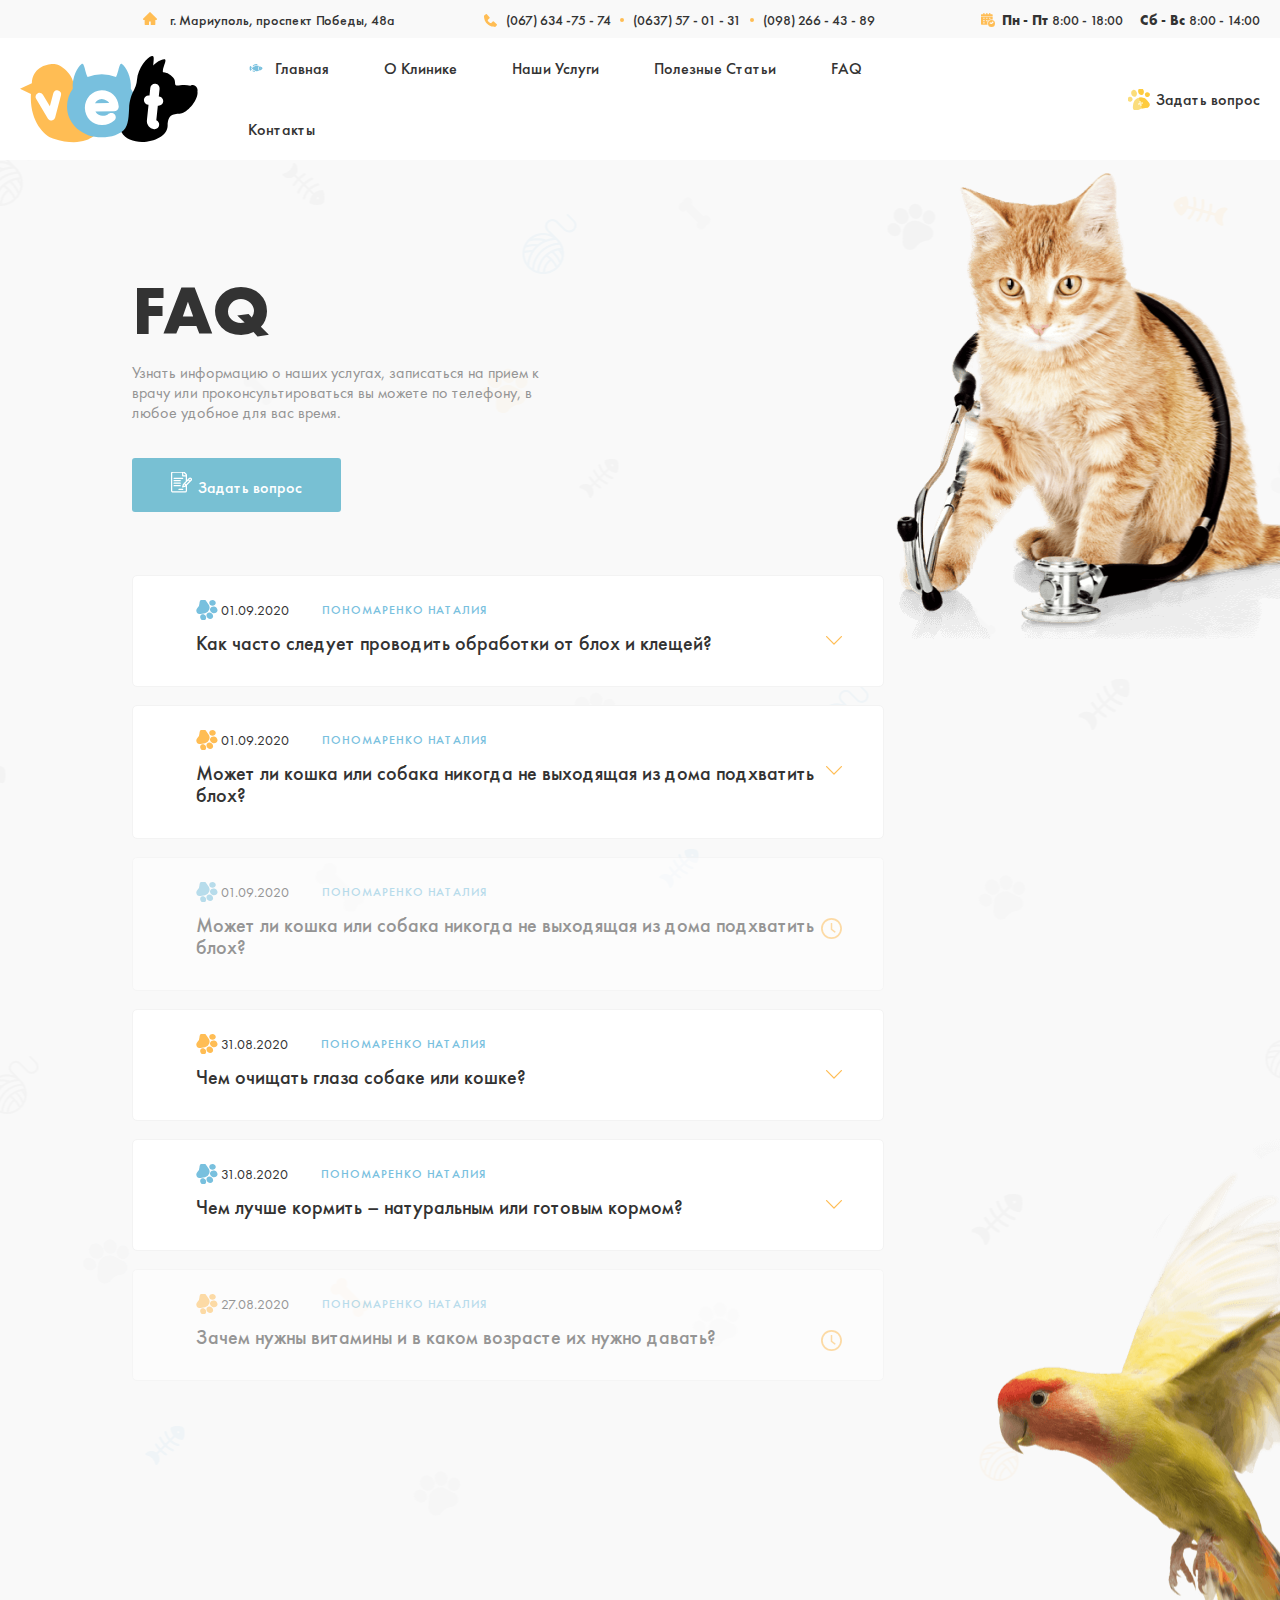
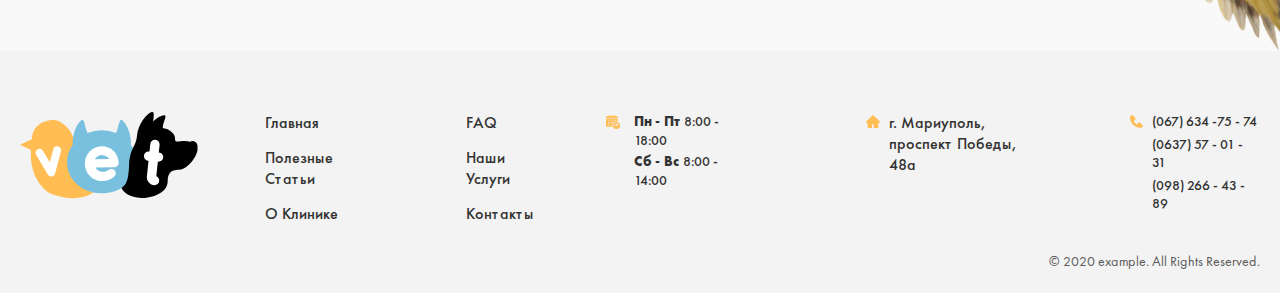
<file: FAQ.html>
<!DOCTYPE html>
<html lang="ru">
<head>
    <meta charset="UTF-8">
    <meta http-equiv="X-UA-Compatible" content="IE=edge">
    <meta name="viewport" content="width=device-width, initial-scale=1.0">
    <title>veterinary-clinic</title>

    <link rel="stylesheet" href="./css/normalize.css">
    <link rel="stylesheet" href="./css/style.css">

    <!-- <link rel="stylesheet" href="./css/main.min.css"> -->
</head>
<body class="site-body">

    <!-- Header start -->
    <header class="site-header">
        <div class="site-header__topbox">
            <div class="container">
                <div class="site-header__topbox-box">
                    <address class="site-header__adress">
                        <a class="site-header__adress-link" href="https://www.google.com/maps/place/%D0%BF%D1%80%D0%BE%D1%81%D0%BF.+%D0%9F%D0%BE%D0%B1%D0%B5%D0%B4%D1%8B,+48%D0%B0,+%D0%9C%D0%B0%D1%80%D0%B8%D1%83%D0%BF%D0%BE%D0%BB%D1%8C,+%D0%94%D0%BE%D0%BD%D0%B5%D1%86%D0%BA%D0%B0%D1%8F+%D0%BE%D0%B1%D0%BB%D0%B0%D1%81%D1%82%D1%8C,+%D0%A3%D0%BA%D1%80%D0%B0%D0%B8%D0%BD%D0%B0,+87500/data=!4m2!3m1!1s0x40e6e6701cd9c691:0xe9b99fd0268f089c?sa=X&ved=2ahUKEwio44vi56n5AhW4VfEDHeDiBCsQ8gF6BAgDEAE" target="blank">
                            г. Мариуполь, проспект Победы, 48а
                        </a>
                    </address>
                    <ul class="site-header__phonelist">
                        <li class="site-header__phoneitem">
                            <a class="site-header__phone-number" href="tel:+067637574">(067) 634 -75 - 74</a>
                        </li>
                        <li class="site-header__phoneitem">
                            <a class="site-header__phone-number" href="tel:+0637570131">(0637) 57 - 01 - 31</a>
                        </li>
                        <li class="site-header__phoneitem">
                            <a class="site-header__phone-number" href="tel:+098664389">(098) 266 - 43 - 89</a>
                        </li>
                    </ul>

                    <ol class="site-header__datelist">
                        <li class="site-header__dateitem">
                            <time class="site-header__datetime" datetime="2022-08-03 08:00">
                                <strong>
                                    Пн - Пт
                                </strong>
                                8:00 - 18:00
                            </time>
                        </li>
                        <li class="site-header__dateitem">
                            <time class="site-header__datetime" datetime="2022-08-03 08:00">
                                <strong>
                                    Сб - Вс
                                </strong>
                                8:00 - 14:00
                            </time>
                        </li>
                    </ol>
                </div>
            </div>
        </div>
        <div class="site-header__bottombox">
            <div class="container">
                <div class="site-header__bottombox-box">
                    <a class="logo" href="./index.html">
                        <img class="logo__img" src="./images/logo.svg" alt="site-logo">
                    </a>

                    <nav class="site-header__nav">
                        <ul class="site-header__nav-list">
                            <li class="site-header__nav-item">
                                <a class="site-header__nav-link" href="./index.html">Главная</a>
                            </li>
                            <li class="site-header__nav-item">
                                <a class="site-header__nav-link" href="#">О Клинике</a>
                            </li>
                            <li class="site-header__nav-item">
                                <a class="site-header__nav-link" href="./services.html">Наши Услуги</a>
                            </li>
                            <li class="site-header__nav-item">
                                <a class="site-header__nav-link" href="#">Полезные Статьи</a>
                            </li>
                            <li class="site-header__nav-item">
                                <a class="site-header__nav-link" href="./FAQ.html">FAQ</a>
                            </li>
                            <li class="site-header__nav-item">
                                <a class="site-header__nav-link" href="./contact.html">Контакты</a>
                            </li>
                        </ul>
                    </nav>
                    <a class="site-header__link site-header__link--js-open-modal" href="#">
                        Задать вопрос
                    </a>
                </div>
            </div>
        </div>
    </header>
    <!-- Header finish -->

    <!-- Main start -->
    <main class="site-main">
        <!-- Hero our services section start  -->
        <section class="hero-asked-questions">
            <div class="container">
                <div class="hero-top__textbox">
                    <h2 class="hero-top__text">
                        FAQ
                    </h2>
                    <div class="hero-top__descbox">
                        <p class="hero-top__desc">
                            Узнать информацию о наших услугах, записаться на прием к врачу или проконсультироваться вы можете по телефону, в любое удобное для вас время.
                        </p>
                    </div>
                    <a class="hero-asked-questions__link" href="#">Задать вопрос</a>
                </div>

                <ul class="hero-asked-questions__list">
                    <li class="hero-asked-questions__item">
                        <details class="hero-asked-questions__details hero-asked-questions__details--top">
                            <summary class="hero-asked-questions__summary">
                                <span class="hero-asked-questions__minibox">
                                    <time class="hero-asked-questions__time" datetime="2020-09-01 16:00">
                                        01.09.2020
                                    </time>
        
                                    <span class="hero-asked-questions__summary-name" href="#">
                                        Пономаренко Наталия
                                    </span>
                                </span>
                                Как часто следует проводить обработки от блох и клещей?
                            </summary>
                            <div class="hero-asked-questions__desc-box">
                                <p class="hero-asked-questions__desc">
                                    Самые качественные капли от блох и клещей как правило действуют не более одного месяца. Поэтому собак и кошек следует обрабатывать от блох именно с такой периодичностью. Обработки противопаразитарными каплями особенно актуальны для собак в период с марта по декабрь, когда активизируют свою активность клещи. Подобрать препарат от блох и клещей Вам помогут в ветеринарном комплексе “Передовой”. Также здесь Вам помогут в расчёте дозировки этих препаратов.
                                </p>
                            </div>
                        </details>                        
                    </li>
                    <li class="hero-asked-questions__item">
                        <details class="hero-asked-questions__details">
                            <summary class="hero-asked-questions__summary">
                                <span class="hero-asked-questions__minibox">
                                    <time class="hero-asked-questions__time" datetime="2020-09-01 16:00">
                                        01.09.2020
                                    </time>
        
                                    <span class="hero-asked-questions__summary-name" href="#">
                                        Пономаренко Наталия
                                    </span>
                                </span>
                                Может ли кошка или собака никогда не выходящая из дома подхватить блох?
                            </summary>
                            <div class="hero-asked-questions__desc-box">
                                <p class="hero-asked-questions__desc">
                                    Самые качественные капли от блох и клещей как правило действуют не более одного месяца. Поэтому собак и кошек следует обрабатывать от блох именно с такой периодичностью. Обработки противопаразитарными каплями особенно актуальны для собак в период с марта по декабрь, когда активизируют свою активность клещи. Подобрать препарат от блох и клещей Вам помогут в ветеринарном комплексе “Передовой”. Также здесь Вам помогут в расчёте дозировки этих препаратов.
                                </p>
                            </div>
                        </details>
                    </li>
                    <li class="hero-asked-questions__item">
                        <details class="hero-asked-questions__details hero-asked-questions__details--inactive " disabled>
                            <summary class="hero-asked-questions__summary">
                                <span class="hero-asked-questions__minibox">
                                    <time class="hero-asked-questions__time" datetime="2020-09-01 16:00">
                                        01.09.2020
                                    </time>
        
                                    <span class="hero-asked-questions__summary-name" href="#">
                                        Пономаренко Наталия
                                    </span>
                                </span>
                                Может ли кошка или собака никогда не выходящая из дома подхватить блох?
                            </summary>
                        </details>
                    </li>
                    <li class="hero-asked-questions__item">
                        <details class="hero-asked-questions__details">
                            <summary class="hero-asked-questions__summary">
                                <span class="hero-asked-questions__minibox">
                                    <time class="hero-asked-questions__time" datetime="2020-08-31 16:00">
                                        31.08.2020
                                    </time>
        
                                    <span class="hero-asked-questions__summary-name" href="#">
                                        Пономаренко Наталия
                                    </span>
                                </span>
                                Чем очищать глаза собаке или кошке?
                            </summary>
                            <div class="hero-asked-questions__desc-box">
                                <p class="hero-asked-questions__desc">
                                    Самые качественные капли от блох и клещей как правило действуют не более одного месяца. Поэтому собак и кошек следует обрабатывать от блох именно с такой периодичностью. Обработки противопаразитарными каплями особенно актуальны для собак в период с марта по декабрь, когда активизируют свою активность клещи. Подобрать препарат от блох и клещей Вам помогут в ветеринарном комплексе “Передовой”. Также здесь Вам помогут в расчёте дозировки этих препаратов.
                                </p>
                            </div>
                        </details>
                    </li>
                    <li class="hero-asked-questions__item">
                        <details class="hero-asked-questions__details">
                            <summary class="hero-asked-questions__summary">
                                <span class="hero-asked-questions__minibox">
                                    <time class="hero-asked-questions__time" datetime="2020-08-31 16:00">
                                        31.08.2020
                                    </time>
        
                                    <span class="hero-asked-questions__summary-name" href="#">
                                        Пономаренко Наталия
                                    </span>
                                </span>
                                Чем лучше кормить – натуральным или готовым кормом?
                            </summary>
                            <div class="hero-asked-questions__desc-box">
                                <p class="hero-asked-questions__desc">
                                    Самые качественные капли от блох и клещей как правило действуют не более одного месяца. Поэтому собак и кошек следует обрабатывать от блох именно с такой периодичностью. Обработки противопаразитарными каплями особенно актуальны для собак в период с марта по декабрь, когда активизируют свою активность клещи. Подобрать препарат от блох и клещей Вам помогут в ветеринарном комплексе “Передовой”. Также здесь Вам помогут в расчёте дозировки этих препаратов.
                                </p>
                            </div>
                        </details>
                    </li>
                    <li class="hero-asked-questions__item">
                        <details class="hero-asked-questions__details hero-asked-questions__details--inactive" disabled>
                            <summary class="hero-asked-questions__summary">
                                <span class="hero-asked-questions__minibox">
                                    <time class="hero-asked-questions__time" datetime="2020-08-27 16:00">
                                        27.08.2020
                                    </time>
        
                                    <span class="hero-asked-questions__summary-name" href="#">
                                        Пономаренко Наталия
                                    </span>
                                </span>
                                Зачем нужны витамины и в каком возрасте их нужно давать?
                            </summary>
                        </details>
                    </li>
                </ul>
            </div>
        </section>
        <!-- Hero our services section finish  -->


    </main>
    <!-- Main finish  -->

    <!-- Footer start -->
    <footer class="site-footer">
        <div class="container">
            <div class="site-footer__box">
                <div class="site-footer__inner">
                    <a class="logo logo--footer" href="./index.html">
                        <img src="./images/logo.svg" alt="logo">
                    </a>
    
                    <nav class="site-footer__nav">
                        <ol class="site-footer__nav-list">
                            <li class="site-footer__nav-item">
                                <a class="site-footer__nav-link" href="./index.html">Главная</a>
                            </li>
                            <li class="site-footer__nav-item">
                                <a class="site-footer__nav-link" href="#">Полезные Статьи</a>
                            </li>
                            <li class="site-footer__nav-item">
                                <a class="site-footer__nav-link" href="#">О Клинике</a>
                            </li>
                        </ol>
                        <ol class="site-footer__nav-list">
                            <li class="site-footer__nav-item">
                                <a class="site-footer__nav-link" href="./FAQ.html">FAQ</a>
                            </li>
                            <li class="site-footer__nav-item">
                                <a class="site-footer__nav-link" href="./services.html">Наши Услуги</a>
                            </li>
                            <li class="site-footer__nav-item">
                                <a class="site-footer__nav-link" href="./contact.html">Контакты</a>
                            </li>
                        </ol>
                    </nav>
    
                    <ol class="site-footer__date-list">
                        <li class="site-footer__date-item">
                            <time class="site-footer__datetime" datetime="2022-08-03 08:00">
                                <strong>
                                    Пн - Пт
                                </strong>
                                8:00 - 18:00
                            </time>
                        </li>
                        <li class="site-footer__date-item">
                            <time class="site-footer__datetime" datetime="2022-08-03 08:00">
                                <strong>
                                    Сб - Вс
                                </strong>
                                8:00 - 14:00
                            </time>
                        </li>
                    </ol>
    
                    <address class="site-footer__adress">
                        <a class="site-footer__adress-link" href="https://www.google.com/search?q=%D0%B3.+%D0%9C%D0%B0%D1%80%D0%B8%D1%83%D0%BF%D0%BE%D0%BB%D1%8C%2C+%D0%BF%D1%80%D0%BE%D1%81%D0%BF%D0%B5%D0%BA%D1%82+%D0%9F%D0%BE%D0%B1%D0%B5%D0%B4%D1%8B%2C+48%D0%B0&oq=%D0%B3.+%D0%9C%D0%B0%D1%80%D0%B8%D1%83%D0%BF%D0%BE%D0%BB%D1%8C%2C+%D0%BF%D1%80%D0%BE%D1%81%D0%BF%D0%B5%D0%BA%D1%82+%D0%9F%D0%BE%D0%B1%D0%B5%D0%B4%D1%8B%2C+48%D0%B0&aqs=chrome.0.69i59.623j0j7&sourceid=chrome&ie=UTF-8" target="blank">
                            г. Мариуполь, проспект Победы, 48а
                        </a>
                    </address>
    
                    <ul class="site-footer__phone-list">
                        <li class="site-footer__phone-item">
                            <a class="site-footer__phone-link" href="tel:0676347574">(067) 634 -75 - 74</a>
                        </li>
                        <li class="site-footer__phone-item">
                            <a class="site-footer__phone-link" href="tel:0637570131">(0637) 57 - 01 - 31</a>
                        </li>
                        <li class="site-footer__phone-item">
                            <a class="site-footer__phone-link" href="tel:0982664389">(098) 266 - 43 - 89</a>
                        </li>
                    </ul>
                </div>

                <span class="site-footer__licenthe">© 2020 example. All Rights Reserved.</span>
            </div>
        </div>
    </footer>
    <!-- Footer finish -->


    <!-- Modal start  -->
    <div class="modal">
        <div class="modal__window">
            <button class="modal__x-button modal__x-button--js-close-modal" type="button"></button>
            <div class="modal__authorization">
                <span class="modal__authorization-text">
                    Авторизация:
                </span>
                <a class="modal__link modal__link--google" href="#">
                    Войти через Google
                </a>
                <a class="modal__link modal__link--facebook" href="#">
                    Войти через Facebook
                </a>
            </div>
            <div class="modal__form-box">
                <h2 class="modal-text">
                    Задать вопрос
                </h2>
                <form class="modal__form" action="https://echo.htmlacademy.ru/" method="post" autocomplete="off">
                    <input class="modal__input-zone" type="text" name="user_name" id="user_name" minlength="3"
                    maxlength="1000000" aria-label="Enter your name" required placeholder="Ваше имя">
    
                    <textarea class="modal__input-zone modal__input-zone--question" name="user_question" id="user_question" 
                    minlength="3" aria-label="Enter your question"   placeholder="Опишите Ваш вопрос.                               Например: в каком возрасте можно         прививать от бешенства?"></textarea>
    
                    <button class="modal__button" type="submit">Отправить </button>
                </form>
            </div>
        </div>
    </div>
    <!-- Modal finish  -->

    <script src="./js/main.js"></script>
</body>
</html>
</file>
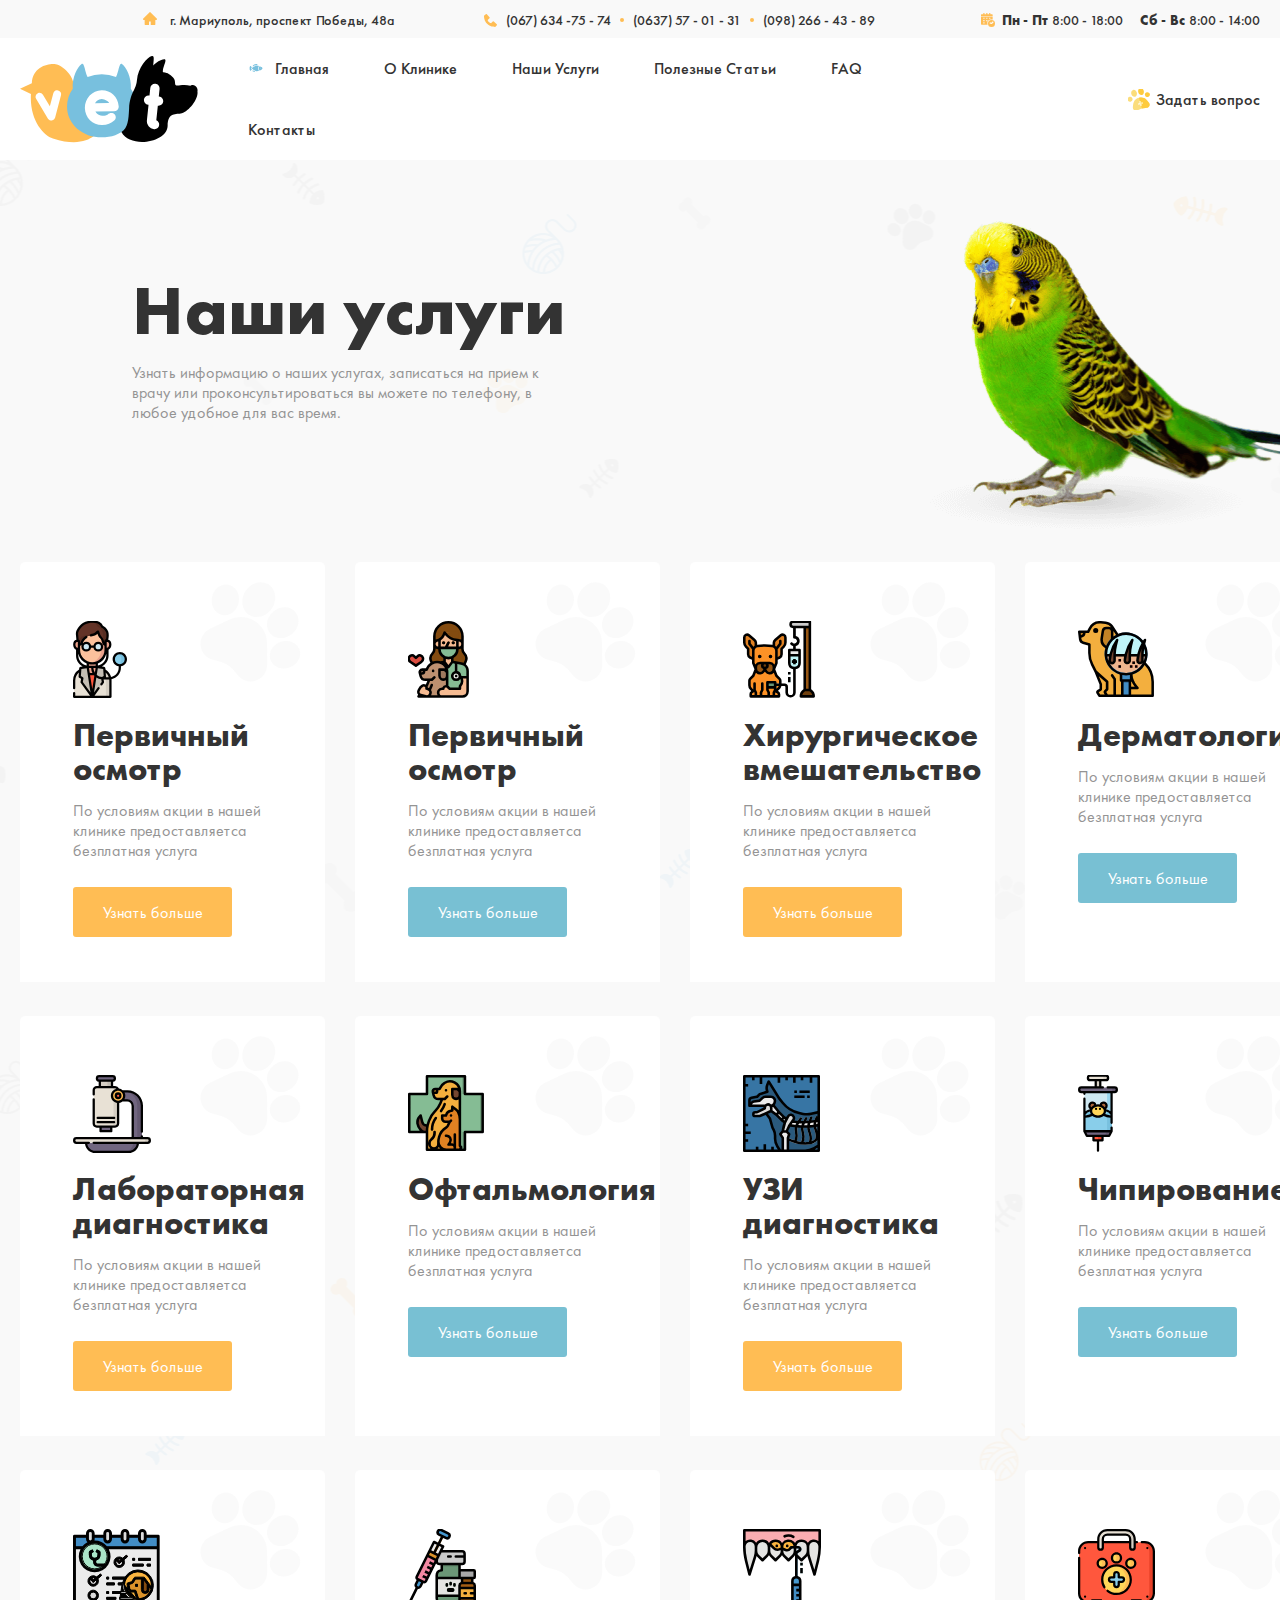
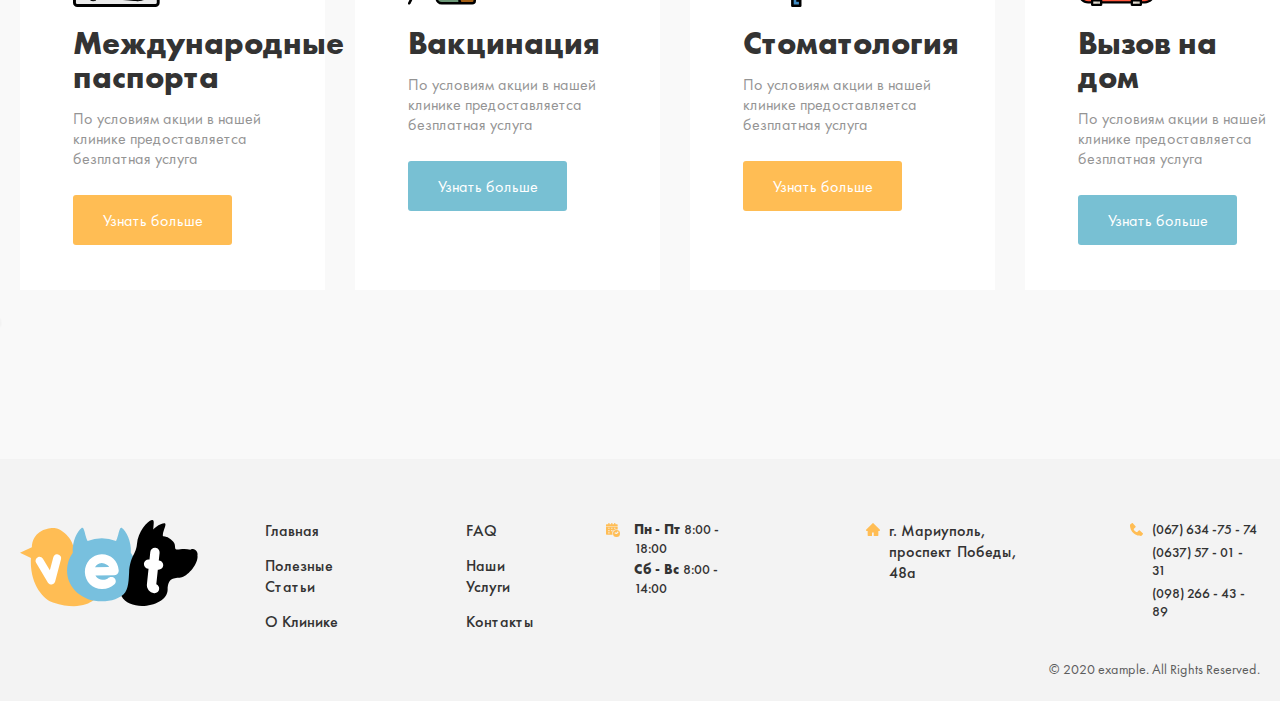
<file: services.html>
<!DOCTYPE html>
<html lang="ru">
<head>
    <meta charset="UTF-8">
    <meta http-equiv="X-UA-Compatible" content="IE=edge">
    <meta name="viewport" content="width=device-width, initial-scale=1.0">
    <title>veterinary-clinic</title>

    <link rel="stylesheet" href="./css/normalize.css">
    <link rel="stylesheet" href="./css/style.css">

    <!-- <link rel="stylesheet" href="./css/main.min.css"> -->
</head>
<body class="site-body">

    <!-- Header start -->
    <header class="site-header">
        <div class="site-header__topbox">
            <div class="container">
                <div class="site-header__topbox-box">
                    <address class="site-header__adress">
                        <a class="site-header__adress-link" href="https://www.google.com/maps/place/%D0%BF%D1%80%D0%BE%D1%81%D0%BF.+%D0%9F%D0%BE%D0%B1%D0%B5%D0%B4%D1%8B,+48%D0%B0,+%D0%9C%D0%B0%D1%80%D0%B8%D1%83%D0%BF%D0%BE%D0%BB%D1%8C,+%D0%94%D0%BE%D0%BD%D0%B5%D1%86%D0%BA%D0%B0%D1%8F+%D0%BE%D0%B1%D0%BB%D0%B0%D1%81%D1%82%D1%8C,+%D0%A3%D0%BA%D1%80%D0%B0%D0%B8%D0%BD%D0%B0,+87500/data=!4m2!3m1!1s0x40e6e6701cd9c691:0xe9b99fd0268f089c?sa=X&ved=2ahUKEwio44vi56n5AhW4VfEDHeDiBCsQ8gF6BAgDEAE" target="blank">
                            г. Мариуполь, проспект Победы, 48а
                        </a>
                    </address>
                    <ul class="site-header__phonelist">
                        <li class="site-header__phoneitem">
                            <a class="site-header__phone-number" href="tel:+067637574">(067) 634 -75 - 74</a>
                        </li>
                        <li class="site-header__phoneitem">
                            <a class="site-header__phone-number" href="tel:+0637570131">(0637) 57 - 01 - 31</a>
                        </li>
                        <li class="site-header__phoneitem">
                            <a class="site-header__phone-number" href="tel:+098664389">(098) 266 - 43 - 89</a>
                        </li>
                    </ul>

                    <ol class="site-header__datelist">
                        <li class="site-header__dateitem">
                            <time class="site-header__datetime" datetime="2022-08-03 08:00">
                                <strong>
                                    Пн - Пт
                                </strong>
                                8:00 - 18:00
                            </time>
                        </li>
                        <li class="site-header__dateitem">
                            <time class="site-header__datetime" datetime="2022-08-03 08:00">
                                <strong>
                                    Сб - Вс
                                </strong>
                                8:00 - 14:00
                            </time>
                        </li>
                    </ol>
                </div>
            </div>
        </div>
        <div class="site-header__bottombox">
            <div class="container">
                <div class="site-header__bottombox-box">
                    <a class="logo" href="./index.html">
                        <img class="logo__img" src="./images/logo.svg" alt="site-logo">
                    </a>

                    <nav class="site-header__nav">
                        <ul class="site-header__nav-list">
                            <li class="site-header__nav-item">
                                <a class="site-header__nav-link" href="./index.html">Главная</a>
                            </li>
                            <li class="site-header__nav-item">
                                <a class="site-header__nav-link" href="#">О Клинике</a>
                            </li>
                            <li class="site-header__nav-item">
                                <a class="site-header__nav-link" href="./services.html">Наши Услуги</a>
                            </li>
                            <li class="site-header__nav-item">
                                <a class="site-header__nav-link" href="#">Полезные Статьи</a>
                            </li>
                            <li class="site-header__nav-item">
                                <a class="site-header__nav-link" href="./FAQ.html">FAQ</a>
                            </li>
                            <li class="site-header__nav-item">
                                <a class="site-header__nav-link" href="./contact.html">Контакты</a>
                            </li>
                        </ul>
                    </nav>
                    <a class="site-header__link site-header__link--js-open-modal" href="#">
                        Задать вопрос
                    </a>
                </div>
            </div>
        </div>
    </header>
    <!-- Header finish -->

    <!-- Main start -->
    <main class="site-main">
        <!-- Hero our services section start  -->
        <section class="hero-our-services">
            <div class="container">
                <div class="hero-top__textbox hero-top__textbox--our-services">
                    <h2 class="hero-top__text">
                        Наши услуги
                    </h2>
                    <div class="hero-top__descbox">
                        <p class="hero-top__desc">
                            Узнать информацию о наших услугах, записаться на прием к врачу или проконсультироваться вы можете по телефону, в любое удобное для вас время.
                        </p>
                    </div>
                </div>

                <ol class="hero-our-services__list">
                    <li class="hero-our-services__item">
                        <h3 class="hero-our-services__item-text">
                            Первичный осмотр
                        </h3>
                        <p class="hero-our-services__item-desc">
                            По условиям акции в нашей клинике предоставляетса безплатная услуга
                        </p>
                        <a class="hero-our-services__link hero-our-services__link--yellow" href="#">
                            Узнать больше
                        </a>
                    </li>
                    <li class="hero-our-services__item">
                        <h3 class="hero-our-services__item-text">
                            Первичный осмотр
                        </h3>
                        <p class="hero-our-services__item-desc">
                            По условиям акции в нашей клинике предоставляетса безплатная услуга
                        </p>
                        <a class="hero-our-services__link" href="#">
                            Узнать больше
                        </a>
                    </li>
                    <li class="hero-our-services__item">
                        <h3 class="hero-our-services__item-text">
                            Хирургическое вмешательство
                        </h3>
                        <p class="hero-our-services__item-desc">
                            По условиям акции в нашей клинике предоставляетса безплатная услуга
                        </p>
                        <a class="hero-our-services__link hero-our-services__link--yellow" href="#">
                            Узнать больше
                        </a>
                    </li>
                    <li class="hero-our-services__item">
                        <h3 class="hero-our-services__item-text">
                            Дерматология
                        </h3>
                        <p class="hero-our-services__item-desc">
                            По условиям акции в нашей клинике предоставляетса безплатная услуга
                        </p>
                        <a class="hero-our-services__link" href="#">
                            Узнать больше
                        </a>
                    </li>
                    <li class="hero-our-services__item">
                        <h3 class="hero-our-services__item-text">
                            Лабораторная диагностика
                        </h3>
                        <p class="hero-our-services__item-desc">
                            По условиям акции в нашей клинике предоставляетса безплатная услуга
                        </p>
                        <a class="hero-our-services__link hero-our-services__link--yellow" href="#">
                            Узнать больше
                        </a>
                    </li>
                    <li class="hero-our-services__item">
                        <h3 class="hero-our-services__item-text">
                            Офтальмология
                        </h3>
                        <p class="hero-our-services__item-desc">
                            По условиям акции в нашей клинике предоставляетса безплатная услуга
                        </p>
                        <a class="hero-our-services__link" href="#">
                            Узнать больше
                        </a>
                    </li>
                    <li class="hero-our-services__item">
                        <h3 class="hero-our-services__item-text">
                            УЗИ диагностика
                        </h3>
                        <p class="hero-our-services__item-desc">
                            По условиям акции в нашей клинике предоставляетса безплатная услуга
                        </p>
                        <a class="hero-our-services__link hero-our-services__link--yellow" href="#">
                            Узнать больше
                        </a>
                    </li>
                    <li class="hero-our-services__item">
                        <h3 class="hero-our-services__item-text">
                            Чипированиея
                        </h3>
                        <p class="hero-our-services__item-desc">
                            По условиям акции в нашей клинике предоставляетса безплатная услуга
                        </p>
                        <a class="hero-our-services__link" href="#">
                            Узнать больше
                        </a>
                    </li>
                    <li class="hero-our-services__item">
                        <h3 class="hero-our-services__item-text">
                            Международные паспорта
                        </h3>
                        <p class="hero-our-services__item-desc">
                            По условиям акции в нашей клинике предоставляетса безплатная услуга
                        </p>
                        <a class="hero-our-services__link hero-our-services__link--yellow" href="#">
                            Узнать больше
                        </a>
                    </li>
                    <li class="hero-our-services__item">
                        <h3 class="hero-our-services__item-text">
                            Вакцинация
                        </h3>
                        <p class="hero-our-services__item-desc">
                            По условиям акции в нашей клинике предоставляетса безплатная услуга
                        </p>
                        <a class="hero-our-services__link" href="#">
                            Узнать больше
                        </a>
                    </li>
                    <li class="hero-our-services__item">
                        <h3 class="hero-our-services__item-text">
                            Стоматология
                        </h3>
                        <p class="hero-our-services__item-desc">
                            По условиям акции в нашей клинике предоставляетса безплатная услуга
                        </p>
                        <a class="hero-our-services__link hero-our-services__link--yellow" href="#">
                            Узнать больше
                        </a>
                    </li>
                    <li class="hero-our-services__item">
                        <h3 class="hero-our-services__item-text">
                            Вызов на дом
                        </h3>
                        <p class="hero-our-services__item-desc">
                            По условиям акции в нашей клинике предоставляетса безплатная услуга
                        </p>
                        <a class="hero-our-services__link" href="#">
                            Узнать больше
                        </a>
                    </li>
                </ol>
            </div>
        </section>
        <!-- Hero our services section finish  -->

    </main>
    <!-- Main finish  -->

    <!-- Footer start -->
    <footer class="site-footer">
        <div class="container">
            <div class="site-footer__box">
                <div class="site-footer__inner">
                    <a class="logo logo--footer" href="./index.html">
                        <img src="./images/logo.svg" alt="logo">
                    </a>
    
                    <nav class="site-footer__nav">
                        <ol class="site-footer__nav-list">
                            <li class="site-footer__nav-item">
                                <a class="site-footer__nav-link" href="./index.html">Главная</a>
                            </li>
                            <li class="site-footer__nav-item">
                                <a class="site-footer__nav-link" href="#">Полезные Статьи</a>
                            </li>
                            <li class="site-footer__nav-item">
                                <a class="site-footer__nav-link" href="#">О Клинике</a>
                            </li>
                        </ol>
                        <ol class="site-footer__nav-list">
                            <li class="site-footer__nav-item">
                                <a class="site-footer__nav-link" href="./FAQ.html">FAQ</a>
                            </li>
                            <li class="site-footer__nav-item">
                                <a class="site-footer__nav-link" href="./services.html">Наши Услуги</a>
                            </li>
                            <li class="site-footer__nav-item">
                                <a class="site-footer__nav-link" href="./contact.html">Контакты</a>
                            </li>
                        </ol>
                    </nav>
    
                    <ol class="site-footer__date-list">
                        <li class="site-footer__date-item">
                            <time class="site-footer__datetime" datetime="2022-08-03 08:00">
                                <strong>
                                    Пн - Пт
                                </strong>
                                8:00 - 18:00
                            </time>
                        </li>
                        <li class="site-footer__date-item">
                            <time class="site-footer__datetime" datetime="2022-08-03 08:00">
                                <strong>
                                    Сб - Вс
                                </strong>
                                8:00 - 14:00
                            </time>
                        </li>
                    </ol>
    
                    <address class="site-footer__adress">
                        <a class="site-footer__adress-link" href="https://www.google.com/search?q=%D0%B3.+%D0%9C%D0%B0%D1%80%D0%B8%D1%83%D0%BF%D0%BE%D0%BB%D1%8C%2C+%D0%BF%D1%80%D0%BE%D1%81%D0%BF%D0%B5%D0%BA%D1%82+%D0%9F%D0%BE%D0%B1%D0%B5%D0%B4%D1%8B%2C+48%D0%B0&oq=%D0%B3.+%D0%9C%D0%B0%D1%80%D0%B8%D1%83%D0%BF%D0%BE%D0%BB%D1%8C%2C+%D0%BF%D1%80%D0%BE%D1%81%D0%BF%D0%B5%D0%BA%D1%82+%D0%9F%D0%BE%D0%B1%D0%B5%D0%B4%D1%8B%2C+48%D0%B0&aqs=chrome.0.69i59.623j0j7&sourceid=chrome&ie=UTF-8" target="blank">
                            г. Мариуполь, проспект Победы, 48а
                        </a>
                    </address>
    
                    <ul class="site-footer__phone-list">
                        <li class="site-footer__phone-item">
                            <a class="site-footer__phone-link" href="tel:0676347574">(067) 634 -75 - 74</a>
                        </li>
                        <li class="site-footer__phone-item">
                            <a class="site-footer__phone-link" href="tel:0637570131">(0637) 57 - 01 - 31</a>
                        </li>
                        <li class="site-footer__phone-item">
                            <a class="site-footer__phone-link" href="tel:0982664389">(098) 266 - 43 - 89</a>
                        </li>
                    </ul>
                </div>

                <span class="site-footer__licenthe">© 2020 example. All Rights Reserved.</span>
            </div>
        </div>
    </footer>
    <!-- Footer finish -->

    <!-- Modal start  -->
    <div class="modal">
        <div class="modal__window">
            <button class="modal__x-button modal__x-button--js-close-modal" type="button"></button>
            <div class="modal__authorization">
                <span class="modal__authorization-text">
                    Авторизация:
                </span>
                <a class="modal__link modal__link--google" href="#">
                    Войти через Google
                </a>
                <a class="modal__link modal__link--facebook" href="#">
                    Войти через Facebook
                </a>
            </div>
            <div class="modal__form-box">
                <h2 class="modal-text">
                    Задать вопрос
                </h2>
                <form class="modal__form" action="https://echo.htmlacademy.ru/" method="post" autocomplete="off">
                    <input class="modal__input-zone" type="text" name="user_name" id="user_name" minlength="3"
                    maxlength="1000000" aria-label="Enter your name" required placeholder="Ваше имя">
    
                    <textarea class="modal__input-zone modal__input-zone--question" name="user_question" id="user_question" 
                    minlength="3" aria-label="Enter your question"   placeholder="Опишите Ваш вопрос.                               Например: в каком возрасте можно         прививать от бешенства?"></textarea>
    
                    <button class="modal__button" type="submit">Отправить </button>
                </form>
            </div>
        </div>
    </div>
    <!-- Modal finish  -->

    <script src="./js/main.js"></script>
</body>
</html>
</file>
<file: css/style.css>
/*
* Prefixed by https://autoprefixer.github.io
* PostCSS: v8.4.14,
* Autoprefixer: v10.4.7
* Browsers: last 4 version
*/

/*
* Prefixed by https://autoprefixer.github.io
* PostCSS: v8.4.14,
* Autoprefixer: v10.4.7
* Browsers: last 4 version
*/



/* ROOT */
:root{
    --main-font-family: "Futura PT", "Arial", sans-serif;
    --main-font-weight: 500;
    --main-body-bg-color: #f9f9f9;
    --main-text-color: #333;
    --main-desc-color: #949494;
    --main-hover-color: #ffbd54;
}

@font-face {
    font-family: "Futura PT";
    font-style: normal;
    font-weight: 300;
    font-display: swap;
    src: 
        url("../fonts/FuturaPT-Light.woff2") format("woff2"), 
        url("../fonts/FuturaPT-Light.woff") format("woff");
}
@font-face {
    font-family: "Futura PT";
    font-style: normal;
    font-weight: 400;
    font-display: swap;
    src: 
        url("../fonts/FuturaPT-Book.woff2") format("woff2"), 
        url("../fonts/FuturaPT-Book.woff") format("woff");
}
@font-face {
    font-family: "Futura PT";
    font-style: normal;
    font-weight: 500;
    font-display: swap;
    src: 
        url("../fonts/FuturaPT-Medium.woff2") format("woff2"), 
        url("../fonts/FuturaPT-Medium.woff") format("woff");
}
@font-face {
    font-family: "Futura PT";
    font-style: normal;
    font-weight: 700;
    font-display: swap;
    src: 
        url("../fonts/FuturaPT-Bold.woff2") format("woff2"), 
        url("../fonts/FuturaPT-Bold.woff") format("woff");
}

*{
    -webkit-box-sizing: border-box;
            box-sizing: border-box;
}

html{
    height: 100%;
}

img{
    display: block;
    height: auto;
}

body{
    display: -webkit-box;
    display: -ms-flexbox;
    display: flex;
    -webkit-box-orient: vertical;
    -webkit-box-direction: normal;
        -ms-flex-direction: column;
            flex-direction: column;
    height: 100%;
    margin: 0;
    font-family: var(--main-font-family);
    font-weight: var(--main-font-weight);
    background-color: var(--main-body-bg-color);
    background-image: url("../images/bg.png");
    background-position: top 140px center;
    overflow-x: hidden;
}

.container{
    max-width: 1350px;
    margin: 0 auto;
    padding: 0 20px;
}

.visually-hidden {
    clip: rect(0 0 0 0);
    -webkit-clip-path: inset(50%);
            clip-path: inset(50%);
    height: 1px;
    overflow: hidden;
    position: absolute;
    white-space: nowrap;
    width: 1px;
}

/* .site-header {
} */

.site-header__topbox {
    padding-top: 11px;
    padding-bottom: 9px;
    background-color: var(--main-body-bg-color);
}

.site-header__topbox-box {
    display: -webkit-box;
    display: -ms-flexbox;
    display: flex;
    -webkit-box-align: center;
        -ms-flex-align: center;
            align-items: center;
    -webkit-box-pack: justify;
        -ms-flex-pack: justify;
            justify-content: space-between;
    width: 1117px;
    margin-left: auto;
}

/* .site-header__adress {
} */
.site-header__adress::before {
    display: inline-block;
    width: 14px;
    height: 13px;
    margin-right: 9px;
    background-image: url("../images/house.svg");
    background-repeat: no-repeat;
    background-position: center;
    content: "";
}

.site-header__adress-link {
    font-size: 14px;
    line-height: 18px;

    font-style: normal;
    text-decoration: none;
    color: var(--main-text-color);
}

.site-header__phonelist {
    display: -webkit-box;
    display: -ms-flexbox;
    display: flex;
    -webkit-box-align: center;
        -ms-flex-align: center;
            align-items: center;
    list-style: none;
    margin: 0;
    padding: 0;
}
.site-header__phonelist::before {
    display: inline-block;
    width: 13px;
    height: 13px;
    margin-right: 9px;
    background-image: url("../images/phone.svg");
    background-repeat: no-repeat;
    background-position: center;
    content: "";
}


.site-header__phoneitem {
    display: -webkit-box;
    display: -ms-flexbox;
    display: flex;
    -webkit-box-align: center;
        -ms-flex-align: center;
            align-items: center;
}
.site-header__phoneitem:nth-child(2)::before {
    display: inline-block;
    width: 4px;
    height: 4px;
    margin: 0 9px;
    background-color: var(--main-hover-color);
    border-radius: 50%;
    content: "";
}
.site-header__phoneitem:nth-child(2)::after {
    display: inline-block;
    width: 4px;
    height: 4px;
    margin: 0 9px;
    background-color: var(--main-hover-color);
    border-radius: 50%;
    content: "";
}

.site-header__phone-number {
    font-size: 14px;
    line-height: 18px;
    text-decoration: none;
    color: var(--main-text-color);
    -webkit-transition: color 0.3s ease;
    -o-transition: color 0.3s ease;
    transition: color 0.3s ease;
}
.site-header__phone-number:hover {
    color: var(--main-hover-color);
}
.site-header__phone-number:active {
    color: var(--main-text-color);
    opacity: 0.6;
}

.site-header__datelist {
    display: -webkit-box;
    display: -ms-flexbox;
    display: flex;
    -webkit-box-align: center;
        -ms-flex-align: center;
            align-items: center;
    list-style: none;
    margin: 0;
    padding: 0;
}

.site-header__dateitem {
    display: -webkit-box;
    display: -ms-flexbox;
    display: flex;
    -webkit-box-align: center;
        -ms-flex-align: center;
            align-items: center;
    margin-left: 17px;
}
.site-header__dateitem:first-child::before {
    display: inline-block;
    width: 14px;
    height: 14px;
    margin-right: 7px;
    background-image: url("../images/schedule.svg");
    background-repeat: no-repeat;
    background-position: center;
    content: "";
}

.site-header__datetime {
    font-size: 14px;
    line-height: 18px;

    
    color: var(--main-text-color);
    
}

.site-header__bottombox {
    background-color: #fff;
}

.site-header__bottombox-box {
    position: relative;
    top: 0;
    left: 0;
    display: -webkit-box;
    display: -ms-flexbox;
    display: flex;
    -webkit-box-align: center;
        -ms-flex-align: center;
            align-items: center;
}

.logo {
    position: absolute;
    top: -19;
    left: 0;
    -webkit-transition: opacity 0.3s ease;
    -o-transition: opacity 0.3s ease;
    transition: opacity 0.3s ease;
}
.logo:hover {
    opacity: 0.8;
}
.logo:active {
    opacity: 0.6;
}

.logo__img {
    width: 177.55px;
    height: 86.23px;
}

.site-header__nav {
    margin-left: auto;
}

.site-header__nav-list {
    display: -webkit-box;
    display: -ms-flexbox;
    display: flex;
    -webkit-box-align: center;
        -ms-flex-align: center;
            align-items: center;
    -ms-flex-wrap: wrap;
        flex-wrap: wrap;
    width: 717px;
    list-style: none;
    margin: 0;
    padding: 0;
}
.site-header__nav-list::before {
    display: inline-block;
    width: 15px;
    height: 15px;
    margin-right: 12px;
    background-image: url("../images/fish.svg");
    background-repeat: no-repeat;
    background-position: center;
    background-size: cover;
    content: "";
}

.site-header__nav-item {
    margin-right: 55px;
}
.site-header__nav-item:last-child {
    margin-right: 0px;
}

.site-header__nav-link {
    display: inline-block;
    padding-top: 20px;
    padding-bottom: 16px;
    font-size: 16px;
    line-height: 21px;
    text-decoration: none;
    color: var(--main-text-color);
    border-bottom: 4px solid transparent;
    -webkit-transition: border-bottom-color 0.3s ease;
    -o-transition: border-bottom-color 0.3s ease;
    transition: border-bottom-color 0.3s ease;
}
.site-header__nav-link:hover {
    border-bottom-color:#f4ffad;
}
.site-header__nav-link:active {
    border-bottom-color: #f4ffad;
    opacity: 0.6;
}

.site-header__link {
    display: -webkit-box;
    display: -ms-flexbox;
    display: flex;
    -webkit-box-align: center;
        -ms-flex-align: center;
            align-items: center;
    margin-left: 163px;
    padding-top: 20px;
    padding-bottom: 16px;
    font-size: 16px;
    line-height: 21px;
    text-align: right;
    text-decoration: none;
    color: var(--main-text-color);
    border-bottom: 4px solid transparent;
    -webkit-transition: border-bottom-color 0.3s ease;
    -o-transition: border-bottom-color 0.3s ease;
    transition: border-bottom-color 0.3s ease;
}
.site-header__link::before {
    display: inline-block;
    width: 23px;
    height: 21px;
    margin-right: 5px;
    background-image: url("../images/paw.svg");
    background-repeat: no-repeat;
    background-position: center;
    content: "";
}
.site-header__link:hover {
    border-bottom-color:#f4ffad;
}
.site-header__link:active {
    border-bottom-color: #f4ffad;
    opacity: 0.6;
}

.site-main{
    -webkit-box-flex: 1;
        -ms-flex-positive: 1;
            flex-grow: 1;
}


.hero {
    padding-top: 146px;
    padding-bottom: 290px;
    background-image: url("../images/Pets.png"), url("../images/parrot.png");
    background-repeat: no-repeat;
    background-position: calc(50% - 540px) calc(50% - 70px), calc(50% + 695px) calc(50% + 200px);
}

.hero__textbox {
    width: 608px;
    margin-right: 32px;
    margin-left: auto;
}

.hero__text {
    margin-top: 0;
    margin-bottom: 29px;
    font-weight: 700;
    font-size: 70px;
    line-height: 64px;

    color: var(--main-text-color);
}

.hero__text-blu {
    color: #78c0de;
}

.hero__desc-box {
    width: 495px;
    margin-bottom: 38px;
}

.hero__desc {
    margin: 0;
    font-weight: 400;
    font-size: 16px;
    line-height: 21px;

    color: var(--main-desc-color);
}

.hero__link {
    display: inline-block;
    padding-top: 15px;
    padding-right: 48px;
    padding-left: 47px;
    padding-bottom: 16px;
    font-size: 16px;
    line-height: 21px;
    text-decoration: none;
    color: #fff;
    background-color: var(--main-text-color);
    border-radius: 3px;
    -webkit-transition: 0.3s ease;
    -o-transition: 0.3s ease;
    transition: 0.3s ease;
}
.hero__link:hover{
    color: var(--main-text-color);
    background-color: var(--main-hover-color);
}
.hero__link:active{
    color: var(--main-text-color);
    background-color: var(--main-hover-color);
    opacity: 0.6;
}

@media
only screen and (-webkit-min-device-pixel-ratio: 2),
only screen and (     -o-min-device-pixel-ratio: 2/1),
only screen and (        min-device-pixel-ratio: 2),
only screen and (                -webkit-min-device-pixel-ratio: 2),
only screen and (                -o-min-device-pixel-ratio: 2/1),
only screen and (                min-resolution: 192dpi),
only screen and (                min-resolution: 2dppx) {
    body{
        background-image: url("../images/bg@2x.png");
    }
    .hero{
        background-image: url("../images/Pets@2x.png"), url("../images/parrot@2x.png");
    }
}

.about-us {
    padding-top: 21px;
    padding-bottom: 191px;
}

.about-us__box {
    position: relative;
    top: 0;
    left: 0;
    width: 753px;
    margin-right: auto;
    margin-left: auto;
}
.about-us__box::before {
    position: absolute;
    top: 10px;
    left: -101px;
    display: inline-block;
    width: 51px;
    height: 41px;
    background-image: url("../images/comma1.svg");
    background-repeat: no-repeat;
    background-position: right center;
    content: "";
}
.about-us__box::after {
    position: absolute;
    bottom: 135px;
    right: -87px;
    display: inline-block;
    width: 51px;
    height: 41px;
    background-image: url("../images/comma2.svg");
    background-repeat: no-repeat;
    background-position: right center;
    content: "";
}

.about-us__desc {
    margin: 0;
    font-weight: 400;
    font-size: 20px;
    line-height: 26px;
    text-align: center;
    
    color: var(--main-desc-color);
}
.about-us__desc::before {
    display: block;
    width: 140px;
    height: 2px;
    margin-right: auto;
    margin-bottom: 43px;
    margin-left: auto;
    background-color: #dbdbdb;
    content: "";
}
.about-us__desc::after {
    display: block;
    width: 140px;
    height: 2px;
    margin-right: auto;
    margin-top: 35px;
    margin-left: auto;
    background-color: #dbdbdb;
    content: "";
}

.about-us__text {
    margin-top: 70px;
    margin-bottom: 0;
    font-size: 20px;
    line-height: 26px;

    text-align: center;
    color: var(--main-text-color);
}

.our-services {
    padding-bottom: 235px;
}

.our-services__box{
    width: 1223px;
    margin: 0 auto;
}

.our-services__text {
    margin-top: 0;
    margin-bottom: 80px;
    font-weight: 700;
    font-size: 48px;
    line-height: 54px;

    text-align: center;
    
    color: var(--main-text-color);
}

.our-services__listbox {
    position: relative;
    top: 0;
    left: 0;
}

.our-services__list {
    display: -webkit-box;
    display: -ms-flexbox;
    display: flex;
    /* align-items: center; */
    margin: 0;
    padding: 0;
    list-style: none;
    overflow : hidden;
}

.our-services__item {
    position: relative;
    top: 0;
    left: 0;
    -ms-flex-negative: 0;
        flex-shrink: 0;
    width: 193px;
    margin-right: 13px;
    margin-bottom: 14px;
}
.our-services__item::before {
    position: absolute;
    top: 30px;
    display: inline-block;
    background-repeat: no-repeat;
    background-position: center;
    background-size: contain;
    content: "";
}
.our-services__item:nth-child(1) {
    margin-bottom: 0;
}
.our-services__item:nth-child(1)::before {
    left: 71px;
    width: 54px;
    height: 77px;
    background-image: url("../images/doctor.svg");
}
.our-services__item:nth-child(2)::before {
    left: 65px;
    width: 61px;
    height: 77px;
    background-image: url("../images/veterinar.svg");
}
.our-services__item:nth-child(3)::before {
    left: 60px;
    width: 72px;
    height: 77px;
    background-image: url("../images/dropper.svg");
}
.our-services__item:nth-child(4)::before {
    left: 52px;
    width: 76px;
    height: 76px;
    background-image: url("../images/wool-dog.svg");
}
.our-services__item:nth-child(5)::before {
    left: 57px;
    width: 78px;
    height: 78px;
    background-image: url("../images/microscope.svg");
}
.our-services__item:nth-child(6)::before {
    left: 58px;
    width: 76px;
    height: 76px;
    background-image: url("../images/veterinary-emblem.svg");
}
.our-services__item:nth-child(7)::before {
    left: 52px;
    width: 77px;
    height: 77px;
    background-image: url("../images/skeleton.svg");
}
.our-services__item:nth-child(8)::before {
    left: 86px;
    width: 40px;
    height: 77px;
    background-image: url("../images/syringe.svg");
}
.our-services__item:nth-child(9)::before {
    left: 53px;
    width: 87px;
    height: 78px;
    background-image: url("../images/dog-calendar.svg");
}
.our-services__item:nth-child(10)::before {
    left: 62px;
    width: 68px;
    height: 76px;
    background-image: url("../images/vaccine.svg");
}
.our-services__item:nth-child(11)::before {
    left: 60px;
    width: 78px;
    height: 78px;
    background-image: url("../images/fangs.svg");
}
.our-services__item:nth-child(12)::before {
    left: 59px;
    width: 77px;
    height: 77px;
    background-image: url("../images/house-call.svg");
}
.our-services__item:nth-child(6) {
    margin-right: 0;
}
.our-services__item:last-child {
    margin-right: 0;
}

.our-services__item-text {
    margin: 0;
}

.our-services__item-link {
    display: -webkit-box;
    display: -ms-flexbox;
    display: flex;
    -webkit-box-orient: vertical;
    -webkit-box-direction: normal;
        -ms-flex-direction: column;
            flex-direction: column;
    -webkit-box-align: center;
        -ms-flex-align: center;
            align-items: center;
    padding-top: 129px;
    padding-right: 32px;
    padding-bottom: 28px;
    padding-left: 35px;
    font-size: 18px;
    line-height: 22px;
    text-align: center;
    text-decoration: none;
    
    color: var(--main-text-color);
    background-color: #fff;
    border: 1px solid #f3f3f3;
    border-radius: 5px;
}
.our-services__item-link:hover {
    opacity: 0.6;
}
.our-services__item-link:active {
    opacity: 0.8;
}
.our-services__item-link--first{
    margin-bottom: 0;
    padding-bottom: 42px;
    border-bottom: none;
}
.our-services__item-link--one-line{
    padding-top: 140px;
    padding-bottom: 39px;
}

.our-services__arrot-left {
    position: absolute;
    top: 82px;
    left: -50px;
    width: 50px;
    height: 50px;
    background-color: transparent;
    border: none;
    background-image: url("../images/arrow-to-left.svg");
    background-repeat: no-repeat;
    background-position: center;
    -webkit-transition: background-color 0.3s ease;
    -o-transition: background-color 0.3s ease;
    transition: background-color 0.3s ease;
}
.our-services__arrot-left:hover {
    background-color: #fff;
}
.our-services__arrot-left:active {
    opacity: 0.6;
}

.our-services__arrot-right {
    position: absolute;
    top: 82px;
    right: -50px;
    width: 50px;
    height: 50px;
    background-color: transparent;
    border: none;
    background-image: url("../images/arrow-to-right.svg");
    background-repeat: no-repeat;
    background-position: center;
    -webkit-transition: background-color 0.3s ease;
    -o-transition: background-color 0.3s ease;
    transition: background-color 0.3s ease;
}
.our-services__arrot-right:hover {
    background-color: #fff;
}
.our-services__arrot-right:active {
    opacity: 0.6;
}

.our-services__infobox {
    display: -webkit-box;
    display: -ms-flexbox;
    display: flex;
    -webkit-box-align: center;
        -ms-flex-align: center;
            align-items: center;
    -webkit-box-pack: justify;
        -ms-flex-pack: justify;
            justify-content: space-between;
    padding-top: 41px;
    padding-right: 39px;
    padding-bottom: 43px;
    padding-left: 35px;
    background-color: #fff;
    border-radius: 0px 5px 5px 5px;
}

.our-services__textbox {
    width: 492px;
    margin-left: 67px;
}

.our-services__title {
    margin-top: 0;
    margin-bottom: 18px;
    font-size: 36px;
    line-height: 20px;
    color: var(--main-text-color);
}

.our-services__desc {
    margin-top: 0;
    margin-bottom: 9px;
    font-weight: 400;
    font-size: 16px;
    line-height: 20px;

    color: var(--main-desc-color);
}

.our-services__linktbox{
    display: -webkit-box;
    display: -ms-flexbox;
    display: flex;
    -webkit-box-align: center;
        -ms-flex-align: center;
            align-items: center;
    margin-top: 34px;
}

.our-services__link {
    display: -webkit-box;
    display: -ms-flexbox;
    display: flex;
    -webkit-box-align: center;
        -ms-flex-align: center;
            align-items: center;
    font-size: 16px;
    line-height: 21px;
    text-decoration: none;
    color: #fff;
    border-radius: 3px;
    -webkit-transition: 0.3s ease;
    -o-transition: 0.3s ease;
    transition: 0.3s ease;
}
.our-services__link--yellow {
    margin-right: 21px;
    padding-top: 14px;
    padding-right: 36px;
    padding-bottom: 15px;
    padding-left: 35px;
    background-color: var(--main-hover-color);
}
.our-services__link--yellow:hover {
    color: var(--main-hover-color);
    background-color: var(--main-text-color);
}
.our-services__link--yellow:active {
    color: var(--main-hover-color);
    background-color: var(--main-text-color);
    opacity: 0.6;
}
.our-services__link--yellow::before {
    display: inline-block;
    width: 21px;
    height: 21px;
    margin-right: 7px;
    background-image: url("../images/money.svg");
    background-repeat: no-repeat;
    background-position: center;
    content: "";
}
.our-services__link--black{
    padding: 14px 37px;
    background-color: var(--main-text-color);
}
.our-services__link--black:hover{
    color: var(--main-text-color);
    background-color: var(--main-hover-color);
}
.our-services__link--black:active{
    color: var(--main-text-color);
    background-color: var(--main-hover-color);
    opacity: 0.6;
}
.our-services__link--black::before{
    display: inline-block;
    width: 21px;
    height: 21px;
    margin-right: 6px;
    background-image: url("../images/document.svg");
    background-repeat: no-repeat;
    background-position: center;
    content: "";
}

.site-article {
    position: relative;
    top: 0;
    left: 0;
    padding-top: 90px;
    padding-bottom: 88px;
    background-image: url("../images/article-bg.png");
    /* background-repeat: no-repeat; */
    background-position: center;
}

.site-article__box {
    display: -webkit-box;
    display: -ms-flexbox;
    display: flex;
    -webkit-box-align: center;
        -ms-flex-align: center;
            align-items: center;
    /* justify-content: center; */
}

.site-article__textbox{
    margin-left: 216px;
}

.site-article__text {
    margin-top: 0;
    margin-bottom: 32px;
    font-weight: 700;
    font-size: 48px;
    line-height: 20px;

    color: #fff;
}

.site-article__form {
    display: -webkit-box;
    display: -ms-flexbox;
    display: flex;
    -webkit-box-align: center;
        -ms-flex-align: center;
            align-items: center;
}

.site-article__input-zone {
    width: 335px;
    margin-right: 21px;
    padding-top: 18px;
    padding-right: 22px;
    padding-bottom: 12px;
    padding-left: 22px;
    font-weight: 400;
    font-size: 16px;
    line-height: 20px;

    
    color: var(--main-text-color);
    background-color: #fff;
    border-radius: 5px;
    border: none;
    outline: 2px solid transparent;
}
.site-article__input-zone::-webkit-input-placeholder {
    font-weight: 400;
    font-size: 16px;
    line-height: 20px;

    
    color: var(--main-desc-color);
}
.site-article__input-zone::-moz-placeholder {
    font-weight: 400;
    font-size: 16px;
    line-height: 20px;

    
    color: var(--main-desc-color);
}
.site-article__input-zone:-ms-input-placeholder {
    font-weight: 400;
    font-size: 16px;
    line-height: 20px;

    
    color: var(--main-desc-color);
}
.site-article__input-zone::-ms-input-placeholder {
    font-weight: 400;
    font-size: 16px;
    line-height: 20px;

    
    color: var(--main-desc-color);
}
.site-article__input-zone::placeholder {
    font-weight: 400;
    font-size: 16px;
    line-height: 20px;

    
    color: var(--main-desc-color);
}
.site-article__input-zone:focus {
    outline: 2px solid var(--main-hover-color);
}
.site-article__input-zone:not(:focus):not(:-moz-placeholder-shown):invalid {
    color: #dc4d41;
    outline: 2px solid #dc4d41;
}
.site-article__input-zone:not(:focus):not(:-ms-input-placeholder):invalid {
    color: #dc4d41;
    outline: 2px solid #dc4d41;
}
.site-article__input-zone:not(:focus):not(:placeholder-shown):invalid {
    color: #dc4d41;
    outline: 2px solid #dc4d41;
}

.site-article__button {
    padding-top: 15px;
    padding-right: 53px;
    padding-bottom: 14px;
    padding-left: 51px;
    font-size: 16px;
    line-height: 21px;
    
    color: #fff;
    background-color: var(--main-text-color);
    border: none;
    border-radius: 3px;
    -webkit-transition: 0.3s ease;
    -o-transition: 0.3s ease;
    transition: 0.3s ease;
}
.site-article__button:hover {
    color: var(--main-text-color);
    background-color: var(--main-hover-color);
}
.site-article__button:active {
    color: var(--main-text-color);
    background-color: var(--main-hover-color);
    opacity: 0.6;
}

.site-article__image {
    position: absolute;
    bottom: -65px;
    left: calc(50% + 60px);
}

@media
only screen and (-webkit-min-device-pixel-ratio: 2),
only screen and (     -o-min-device-pixel-ratio: 2/1),
only screen and (        min-device-pixel-ratio: 2),
only screen and (                -webkit-min-device-pixel-ratio: 2),
only screen and (                -o-min-device-pixel-ratio: 2/1),
only screen and (                min-resolution: 192dpi),
only screen and (                min-resolution: 2dppx) {
    .site-article{
        background-image: url("../images/article-bg@2x.png");
    }
}


.useful-articles {
    padding-top: 216px;
    padding-bottom: 264px;
}

.useful-articles__text {
    margin-top: 0;
    margin-right: auto;
    margin-bottom: 80px;
    margin-left: auto;
    font-weight: 700;
    font-size: 48px;
    line-height: 20px;
    /* or 42% */
    
    text-align: center;
    
    color: var(--main-text-color);
    
}

.useful-articles__list {
    display: -webkit-box;
    display: -ms-flexbox;
    display: flex;
    -webkit-box-align: center;
        -ms-flex-align: center;
            align-items: center;
    /* justify-content: space-between; */
    -webkit-box-pack: center;
        -ms-flex-pack: center;
            justify-content: center;
    list-style: none;
    margin: 0;
    padding: 0;
}

.useful-articles__item {
    width: 305px;
    background-color: #fefefe;
    border: 1px solid #E4E4E2;
    border-radius: 5px;
    -webkit-transition: 0.3s ease;
    -o-transition: 0.3s ease;
    transition: 0.3s ease;
}
.useful-articles__item--active{
    display: -webkit-box;
    display: -ms-flexbox;
    display: flex;
    -webkit-box-align: center;
        -ms-flex-align: center;
            align-items: center;
    width: 640px;
}
.useful-articles__item--active .useful-articles__img{
    width: 305px;
    height: 435px;
}
.useful-articles__item--active .useful-articles__categories-list{
    display: -webkit-box;
    display: -ms-flexbox;
    display: flex;
}
.useful-articles__item--active .useful-articles__desc-short{
    display: none;
}
.useful-articles__item--active .useful-articles__desc-long{
    display: block;
}
.useful-articles__item:nth-child(2) {
    margin: 0 24px;
}
.useful-articles__item:hover {
    -webkit-filter: drop-shadow(0px 4px 4px rgba(0, 0, 0, 0.25));
            filter: drop-shadow(0px 4px 4px rgba(0, 0, 0, 0.25));
}
.useful-articles__item:active {
    -webkit-filter: drop-shadow(0px 4px 4px rgba(0, 0, 0, 0.25));
            filter: drop-shadow(0px 4px 4px rgba(0, 0, 0, 0.25));
}

.useful-articles__img {
    width: 305px;
    height: 180px;
}

.useful-articles__box {
    padding-top: 21px;
    padding-right: 31px;
    padding-bottom: 36px;
    padding-left: 30px;
}

.useful-articles__timebox {
    display: -webkit-box;
    display: -ms-flexbox;
    display: flex;

    margin-bottom: 2px;
}

.useful-articles__categories-list {
    display: none;
    -webkit-box-align: center;
        -ms-flex-align: center;
            align-items: center;
    list-style: none;
    margin: 0;
    padding: 0;
}

.useful-articles__categories-item {
    margin-right: 7px;
}


.useful-articles__categories-link{
    font-weight: 400;
    font-size: 14px;
    line-height: 22px;

    text-decoration: none;
    
    color: #3d9cea;
}

.useful-articles__time {
    margin-left: auto;
    font-size: 14px;
    line-height: 18px;

    color: var(--main-desc-color);
}

.useful-articles__textbox {
    width: 210px;
    margin-bottom: 15px;
}

.useful-articles__textbox-text {
    margin: 0;
    font-weight: 700;
    font-size: 26px;
    line-height: 29px;

    color: var(--main-text-color);
}

.useful-articles__desc-short {
    margin-top: 0;
    margin-bottom: 33px;
    font-weight: 400;
    font-size: 16px;
    line-height: 20px;

    color: var(--main-desc-color);
}

.useful-articles__desc-long {
    display: none;
    margin-top: 0;
    margin-bottom: 33px;
    font-weight: 400;
    font-size: 16px;
    line-height: 20px;

    color: var(--main-desc-color);
}

.useful-articles__link {
    display: -webkit-box;
    display: -ms-flexbox;
    display: flex;
    -webkit-box-align: center;
        -ms-flex-align: center;
            align-items: center;
    font-size: 16px;
    line-height: 21px;
    text-decoration: none;
    color: var(--main-text-color);
    -webkit-transition: color 0.3s ease;
    -o-transition: color 0.3s ease;
    transition: color 0.3s ease;
}
.useful-articles__link::before {
    display: inline-block;
    width: 23px;
    height: 21px;
    margin-right: 5px;
    background-image: url("../images/paw.svg");
    background-repeat: no-repeat;
    background-position: center;
    content: "";
}
.useful-articles__link:hover {
    color: var(--main-hover-color);
}
.useful-articles__link:active {
    color: var(--main-text-color);
    opacity: 0.7;
}

.feedback {
    padding-bottom: 244px;
}

.feedback__box {
    display: -webkit-box;
    display: -ms-flexbox;
    display: flex;
    -webkit-box-align: center;
        -ms-flex-align: center;
            align-items: center;
    width: 1463px;
    margin-right: auto;
    margin-left: auto;
    background-color: var(--main-text-color);
    background-image: url("../images/form-bg.png");
    background-repeat: no-repeat;
    background-position: right center;
}

.feedback__map {
    width: 462px;
    height: 652px;
}

.feedback__textbox {
    width: 360px;
    margin-left: 165px;
}

.feedback__text {
    margin-top: 0;
    margin-bottom: 14px;
    font-weight: 700;
    font-size: 48px;
    line-height: 62px;
    
    color: #fff;
}

.feedback__desc {
    margin-top: 0;
    margin-bottom: 29px;
    font-weight: 400;
    font-size: 16px;
    line-height: 20px;

    color: var(--main-desc-color);
}

/* .feedback__form {
} */

.feedback__input-zone {
    width: 375px;
    margin-bottom: 27px;
    padding-top: 16px;
    padding-right: 22px;
    padding-bottom: 13px;
    padding-left: 22px;
    font-weight: 400;
    font-size: 16px;
    line-height: 20px;

    display: -webkit-box;

    display: -ms-flexbox;

    display: flex;
    -webkit-box-align: center;
        -ms-flex-align: center;
            align-items: center;
    
    color: var(--main-text-color);
    background-color: #fff;
    border: none;
}
.feedback__input-zone::-webkit-input-placeholder {
    font-weight: 400;
    font-size: 16px;
    line-height: 21px;
    
    
    color: var(--main-desc-color);
}
.feedback__input-zone::-moz-placeholder {
    font-weight: 400;
    font-size: 16px;
    line-height: 21px;
    
    
    color: var(--main-desc-color);
}
.feedback__input-zone:-ms-input-placeholder {
    font-weight: 400;
    font-size: 16px;
    line-height: 21px;
    
    
    color: var(--main-desc-color);
}
.feedback__input-zone::-ms-input-placeholder {
    font-weight: 400;
    font-size: 16px;
    line-height: 21px;
    
    
    color: var(--main-desc-color);
}
.feedback__input-zone::placeholder {
    font-weight: 400;
    font-size: 16px;
    line-height: 21px;
    
    
    color: var(--main-desc-color);
}
.feedback__input-zone:focus {
    outline: 2px solid var(--main-hover-color);
}
.feedback__input-zone:not(:focus):not(:-moz-placeholder-shown):invalid {
    color: #dc4d41;
    outline: 2px solid #dc4d41;
}
.feedback__input-zone:not(:focus):not(:-ms-input-placeholder):invalid {
    color: #dc4d41;
    outline: 2px solid #dc4d41;
}
.feedback__input-zone:not(:focus):not(:placeholder-shown):invalid {
    color: #dc4d41;
    outline: 2px solid #dc4d41;
}

.feedback__input-zone--question {
    height: 165px;
    resize: none;
}

.feedback__button{
    padding-top: 15px;
    padding-right: 49px;
    padding-bottom: 14px;
    padding-left: 50px;
    font-size: 16px;
    line-height: 21px;

    color: #fff;
    background-color: var(--main-hover-color);
    border: none;
}




.hero-our-services {
    padding-top: 118px;
    padding-bottom: 169px;
    background-image: url("../images/green-parrot.png");
    background-repeat: no-repeat;
    background-position: calc(50% + 510px) calc(50% - 755px);
}

.hero-top__textbox {
    margin-left: 112px;
}

.hero-top__textbox--our-services{
    margin-bottom: 139px;
}

.hero-top__text {
    margin-top: 0;
    margin-bottom: 21px;
    font-weight: 700;
    font-size: 70px;
    line-height: 64px;

    color: var(--main-text-color);
}

.hero-top__descbox{
    width: 447px;
}

.hero-top__desc {
    margin: 0;
    font-weight: 400;
    font-size: 16px;
    line-height: 20px;

    
    color: var(--main-desc-color);
    
}

.hero-our-services__list {
    display: -ms-grid;
    display: grid;
    -ms-grid-rows: 420px 34px 420px 34px 420px;
    grid-template-rows: repeat(3, 420px);
    -ms-grid-columns: 305px 30px 305px 30px 305px 30px 305px;
    grid-template-columns: repeat(4, 305px);

    grid-gap: 34px 30px;
    margin: 0;
    padding: 0;
    list-style: none;
}

.hero-our-services__list > *:nth-child(1) {
    -ms-grid-row: 1;
    -ms-grid-column: 1;
}

.hero-our-services__list > *:nth-child(2) {
    -ms-grid-row: 1;
    -ms-grid-column: 3;
}

.hero-our-services__list > *:nth-child(3) {
    -ms-grid-row: 1;
    -ms-grid-column: 5;
}

.hero-our-services__list > *:nth-child(4) {
    -ms-grid-row: 1;
    -ms-grid-column: 7;
}

.hero-our-services__list > *:nth-child(5) {
    -ms-grid-row: 3;
    -ms-grid-column: 1;
}

.hero-our-services__list > *:nth-child(6) {
    -ms-grid-row: 3;
    -ms-grid-column: 3;
}

.hero-our-services__list > *:nth-child(7) {
    -ms-grid-row: 3;
    -ms-grid-column: 5;
}

.hero-our-services__list > *:nth-child(8) {
    -ms-grid-row: 3;
    -ms-grid-column: 7;
}

.hero-our-services__list > *:nth-child(9) {
    -ms-grid-row: 5;
    -ms-grid-column: 1;
}

.hero-our-services__list > *:nth-child(10) {
    -ms-grid-row: 5;
    -ms-grid-column: 3;
}

.hero-our-services__list > *:nth-child(11) {
    -ms-grid-row: 5;
    -ms-grid-column: 5;
}

.hero-our-services__list > *:nth-child(12) {
    -ms-grid-row: 5;
    -ms-grid-column: 7;
}

.hero-our-services__item {
    position: relative;
    top: 0;
    left: 0;
    padding-top: 157px;
    padding-right: 50px;
    padding-bottom: 45px;
    padding-left: 53px;
    background-color: #fff;
    border-radius: 5px 5px 0px 0px;
    background-image: url("../images/pet-paw-grey.svg");
    background-repeat: no-repeat;
    background-position: top right;
    -webkit-transition: 0.3s ease;
    -o-transition: 0.3s ease;
    transition: 0.3s ease;
}
.hero-our-services__item:hover {
    -webkit-filter: drop-shadow(0px 4px 20px rgba(0, 0, 0, 0.2));
            filter: drop-shadow(0px 4px 20px rgba(0, 0, 0, 0.2));
}
.hero-our-services__item:active {
    -webkit-filter: drop-shadow(0px 4px 20px rgba(0, 0, 0, 0.2));
            filter: drop-shadow(0px 4px 20px rgba(0, 0, 0, 0.2));
}

.hero-our-services__item::before{
    position: absolute;
    top: 59px;
    left: 53px;
    display: inline-block;
    background-repeat: no-repeat;
    background-position: center;
    content: "";
}
.hero-our-services__item:nth-child(1):before{
    width: 54px;
    height: 77px;
    background-image: url("../images/doctor.svg");
}
.hero-our-services__item:nth-child(2):before{
    width: 61px;
    height: 77px;
    background-image: url("../images/veterinar.svg");
}
.hero-our-services__item:nth-child(3):before{
    width: 72px;
    height: 77px;
    background-image: url("../images/dropper.svg");
}
.hero-our-services__item:nth-child(4):before{
    width: 76px;
    height: 76px;
    background-image: url("../images/wool-dog.svg");
}
.hero-our-services__item:nth-child(5):before{
    width: 78px;
    height: 78px;
    background-image: url("../images/microscope.svg");
}
.hero-our-services__item:nth-child(6):before{
    width: 76px;
    height: 76px;
    background-image: url("../images/veterinary-emblem.svg");
}
.hero-our-services__item:nth-child(7):before{
    width: 77px;
    height: 77px;
    background-image: url("../images/skeleton.svg");
}
.hero-our-services__item:nth-child(8):before{
    width: 40px;
    height: 77px;
    background-image: url("../images/syringe.svg");
}
.hero-our-services__item:nth-child(9):before{
    width: 87px;
    height: 78px;
    background-image: url("../images/dog-calendar.svg");
}
.hero-our-services__item:nth-child(10):before{
    width: 68px;
    height: 76px;
    background-image: url("../images/vaccine.svg");
}
.hero-our-services__item:nth-child(11):before{
    width: 78px;
    height: 78px;
    background-image: url("../images/fangs.svg");
}
.hero-our-services__item:nth-child(12):before{
    width: 77px;
    height: 77px;
    background-image: url("../images/house-call.svg");
}

.hero-our-services__item-text {
    margin-top: 0;
    margin-bottom: 14px;
    font-size: 32px;
    line-height: 34px;

    color: var(--main-text-color);
    
}

.hero-our-services__item-desc {
    margin-top: 0;
    margin-bottom: 26px;
    font-weight: 400;
    font-size: 16px;
    line-height: 20px;

    color: var(--main-desc-color);
    
}

.hero-our-services__link {
    display: inline-block;
    padding-top: 15px;
    padding-right: 29px;
    padding-bottom: 14px;
    padding-left: 30px;
    font-weight: 400;
    font-size: 16px;
    line-height: 21px;
    text-decoration: none;
    text-align: center;
    
    color: #fff;
    background-color: #78c0d3;
    border-radius: 3px;;
}

.hero-our-services__link--yellow{
    background-color: var(--main-hover-color);
    -webkit-transition: 0.3s ease;
    -o-transition: 0.3s ease;
    transition: 0.3s ease;
}
.hero-our-services__link--yellow:hover{
    color: var(--main-hover-color);
    background-color: var(--main-text-color);
}
.hero-our-services__link--yellow:active{
    opacity: 0.6;
}










.hero-asked-questions {
    padding-top: 118px;
    padding-bottom: 270px;
    background-image: url("../images/doctor-cat.png"), url("../images/yellow-parrot.png");
    background-repeat: no-repeat;
    background-position: calc(50% + 540px) calc(50% - 500px), calc(50% + 565px) calc(50% + 510px);
}

.hero-asked-questions__link {
    display: inline-block;
    margin-top: 35px;
    padding: 14px 39px;
    font-size: 16px;
    line-height: 21px;
    text-decoration: none;
    color: #fff;
    background-color: #78c0d3;
    border-radius: 3px;
}
.hero-asked-questions__link::before {
    display: inline-block;
    width: 21px;
    height: 21px;
    margin-right: 6px;
    background-image: url("../images/document.svg");
    background-repeat: no-repeat;
    background-position: center;
    content: "";
}

.hero-asked-questions__list{
    margin-top: 63px;
    margin-bottom: 0;
    margin-left: 112px;
    padding: 0;
    list-style: none;
}

.hero-asked-questions__item{
    margin-bottom: 18px;
}
.hero-asked-questions__item:last-child{
    margin-bottom: 0;
}

.hero-asked-questions__details {
    position: relative;
    top: 0;
    left: 0;
    width: 752px;
    padding-top: 23px;
    padding-right: 41px;
    padding-bottom: 32px;
    padding-left: 63px;
    background-color: #fff;
    border: 1px solid #f3f3f3;
    border-radius: 5px;
    cursor: pointer;
}

.hero-asked-questions__details--inactive{
    opacity: 0.5;
    cursor: not-allowed;
}

.hero-asked-questions__details:last-child{
    margin-bottom: 0;
}
.hero-asked-questions__details::after{
    position: absolute;
    top: 60px;
    right: 41px;
    display: inline-block;
    width: 16px;
    height: 9px;
    background-image: url("../images/arrow.svg");
    background-repeat: no-repeat;
    background-position: center;
    content: "";
    -webkit-transition: 0.3s ease;
    -o-transition: 0.3s ease;
    transition: 0.3s ease;
}
.hero-asked-questions__details--inactive::after{
    position: absolute;
    top: 60px;
    right: 41px;
    display: inline-block;
    width: 21px;
    height: 21px;
    background-image: url("../images/clock.svg");
    background-repeat: no-repeat;
    background-position: center;
    content: "";
}
.hero-asked-questions__details[open]::after{
    -webkit-transform: rotate(180deg);
        -ms-transform: rotate(180deg);
            transform: rotate(180deg);
    -webkit-transition: 0.3s ease;
    -o-transition: 0.3s ease;
    transition: 0.3s ease;
}
.hero-asked-questions__details--inactive[open]::after{
    -webkit-transform: rotate(0deg);
        -ms-transform: rotate(0deg);
            transform: rotate(0deg);
}

.hero-asked-questions__summary {
    font-size: 20px;
    line-height: 22px;
    list-style: none;
    
    color: var(--main-text-color);
}

.hero-asked-questions__minibox {
    display: block;
    display: -webkit-box;
    display: -ms-flexbox;
    display: flex;
    -webkit-box-align: center;
        -ms-flex-align: center;
            align-items: center;
    margin-bottom: 11px;
}

.hero-asked-questions__time {
    display: -webkit-box;
    display: -ms-flexbox;
    display: flex;
    -webkit-box-align: center;
        -ms-flex-align: center;
            align-items: center;
    margin-right: 33px;
    font-weight: 400;
    font-size: 14px;
    line-height: 22px;

    
    color: var(--main-text-color);
    
}

.hero-asked-questions__time::before {
    display: inline-block;
    width: 23px;
    height: 20px;
    margin-right: 2px;
    background-image: url("../images/paw-gold.svg");
    background-repeat: no-repeat;
    background-position: center;
    content: "";
}
.hero-asked-questions__item:nth-child(2n + 1) .hero-asked-questions__details .hero-asked-questions__time::before {
    display: inline-block;
    width: 23px;
    height: 20px;
    margin-right: 2px;
    background-image: url("../images/paw-blue.svg");
    background-repeat: no-repeat;
    background-position: center;
    content: "";
}

.hero-asked-questions__summary-name {
    font-size: 12px;
    line-height: 22px;

    letter-spacing: 0.08em;
    text-transform: uppercase;
    
    color: #78c0de;
}

.hero-asked-questions__desc-box{
    width: 577px;
}

.hero-asked-questions__desc {
    margin-top: 23px;
    margin-bottom: 43px;
    font-weight: 400;
    font-size: 16px;
    line-height: 20px;

    color: var(--main-desc-color);
}



.hero-contact {
    padding-top: 118px;
    padding-bottom: 25px;
    background-image: url("../images/hero-bulldog.png");
    background-repeat: no-repeat;
    background-position: calc(50% + 565px) calc(50% + 10px);
}

.hero-contact__info {
    display: -webkit-box;
    display: -ms-flexbox;
    display: flex;
    margin-top: 117px;
}

.hero-contact__adress {
    width: 153px;
    margin-right: 118px;
}
.hero-contact__adress::before {
    display: block;
    width: 73px;
    height: 73px;
    margin-bottom: 30px;
    background-image: url("../images/location.svg");
    background-repeat: no-repeat;
    background-position: center;
    content: "";
}

.hero-contact__adress-link {
    display: inline-block;
    font-size: 16px;
    line-height: 21px;
    text-decoration: none;
    
    color: var(--main-text-color);
}

.hero-contact__time-list {
    margin-top: 0;
    margin-right: 118px;
    margin-bottom: 0;
    padding: 0;
    list-style: none;
}
.hero-contact__time-list::before {
    display: block;
    width: 76px;
    height: 72px;
    margin-bottom: 27px;
    background-image: url("../images/calendar.svg");
    background-repeat: no-repeat;
    background-position: center;
    content: "";
}

.hero-contact__time-item {
    margin-bottom: 12px;
}
.hero-contact__time-item:last-child {
    margin-bottom: 0;
}

.hero-contact__time {
    font-size: 16px;
    line-height: 21px;
    
    color: var(--main-text-color);
    
}

.hero-contact__list {
    margin: 0;
    padding: 0;
    list-style: none;
}
.hero-contact__list::before {
    display: block;
    width: 46px;
    height: 73px;
    margin-bottom: 27px;
    background-image: url("../images/phone-contact.svg");
    background-repeat: no-repeat;
    background-position: center;
    content: "";
}

.hero-contact__item {
    margin-bottom: 9px;
}
.hero-contact__item:last-child {
    margin-bottom: 0px;
}

.hero-contact__fhone-link {
    font-size: 16px;
    line-height: 21px;
    text-decoration: none;
    color: var(--main-text-color);
    -webkit-transition: 0.3s ease;
    -o-transition: 0.3s ease;
    transition: 0.3s ease;
}
.hero-contact__fhone-link:hover {
    color: var(--main-hover-color);
}
.hero-contact__fhone-link:active {
    color: var(--main-text-color);
    opacity: 0.6;
}

.how-find-us {
    padding-top: 503px;
    padding-bottom: 206px;
    background-image: url("../images/how-find-bg.svg");
    background-repeat: no-repeat;
    background-position: calc(50% + 207px) calc(50% - 250px);
}

.how-find-us__container-box {
    width: 1440px;
    margin-right: auto;
    margin-left: auto;
}

.how-find-us__text {
    position: relative; 
    top: 0;
    left: 0;
    margin-top: 0;
    margin-bottom: 60px;
    font-weight: 700;
    font-size: 48px;
    line-height: 62px;

    text-align: center;
    
    color: var(--main-text-color);
}


.how-find-us__box {
    position: relative;
    top: 0;
    left: 0;
    display: -webkit-box;
    display: -ms-flexbox;
    display: flex;
    -webkit-box-align: center;
        -ms-flex-align: center;
            align-items: center;
}
.how-find-us__box::before {
    position: absolute;
    top: -297px;
    left: 10px;
    display: inline-block;
    width: 443px;
    height: 342px;
    background-image: url("../images/bulldog.png");
    background-repeat: no-repeat;
    background-position: center;
    content: "";
}

.how-find-us__map {
    width: 847px;
    height: 466px;
}

.how-find-us__img {
    width: 593px;
    height: 466px;
}

@media
only screen and (-webkit-min-device-pixel-ratio: 2),
only screen and (     -o-min-device-pixel-ratio: 2/1),
only screen and (        min-device-pixel-ratio: 2),
only screen and (                -webkit-min-device-pixel-ratio: 2),
only screen and (                -o-min-device-pixel-ratio: 2/1),
only screen and (                min-resolution: 192dpi),
only screen and (                min-resolution: 2dppx) {
    .hero-asked-questions{
        background-image: url("../images/doctor-cat@2x.png"), url("../images/yellow-parrot@2x.png");
    }
    .hero-contact{
        background-image: url("../images/hero-bulldog@2x.png");
    }
    .how-find-us__box::before{
        background-image: url("../images/bulldog@2x.png");
    }
}


.site-footer {
    padding-top: 61px;
    padding-bottom: 23px;
    background-color: #f3f3f3;
}

/* .site-footer__box {
} */

.site-footer__inner {
    display: -webkit-box;
    display: -ms-flexbox;
    display: flex;
    margin-bottom: 28px;
}

.logo--footer {
    position: relative;
    top: 0;
    left: 0;
}

.site-footer__nav {
    display: -webkit-box;
    display: -ms-flexbox;
    display: flex;
    /* margin-right: 40px; */
    margin-left: 67px;
}

.site-footer__nav-list {
    margin-top: 0;
    margin-right: 87px;
    margin-bottom: 0;
    padding: 0;
    list-style: none;
}

.site-footer__nav-item {
    margin-bottom: 14px;
}
.site-footer__nav-item:last-child {
    margin-bottom: 0;
}

.site-footer__nav-link {
    font-size: 16px;
    line-height: 21px;
    text-decoration: none;
    color: var(--main-text-color);
    -webkit-transition: 0.3s ease;
    -o-transition: 0.3s ease;
    transition: 0.3s ease;
}
.site-footer__nav-link:hover {
    color: var(--main-hover-color);
}
.site-footer__nav-link:active {
    color: var(--main-text-color);
    opacity: 0.7;
}

.site-footer__date-list {
    position: relative;
    top: 0;
    left: 0;
    margin-top: 0;
    margin-right: 138px;
    margin-bottom: 0;
    margin-left: auto;
    padding-left: 0;
    list-style: none;
}
.site-footer__date-list::before {
    position: absolute;
    top: 3px;
    left: -28px;
    display: inline-block;
    width: 14px;
    height: 14px;
    background-image: url("../images/schedule.svg");
    background-repeat: no-repeat;
    background-position: center;
    content: "";
}


.site-footer__date-item {
    margin-bottom: 3px;
}

.site-footer__datetime {
    font-size: 14px;
    line-height: 18px;

    color: var(--main-text-color);
}

.site-footer__adress {
    position: relative;
    top: 0;
    left: 0;
    width: 157px;
    margin-right: 112px;
}
.site-footer__adress::before {
    position: absolute;
    top: 3px;
    left: -23px;
    display: inline-block;
    width: 14px;
    height: 13px;
    background-image: url("../images/house.svg");
    background-repeat: no-repeat;
    background-position: center;
    content: "";
}

.site-footer__adress-link {
    font-size: 16px;
    line-height: 21px;
    font-style: normal;
    text-decoration: none;
    
    color: var(--main-text-color);
}

.site-footer__phone-list {
    position: relative;
    top: 0;
    left: 0;
    margin: 0;
    padding: 0;
    list-style: none;
}
.site-footer__phone-list::before {
    position: absolute;
    top: 3px;
    left: -22px;
    display: inline-block;
    width: 13px;
    height: 13px;
    margin-right: 9px;
    background-image: url("../images/phone.svg");
    background-repeat: no-repeat;
    background-position: center;
    content: "";
}

.site-footer__phone-item {
    margin-bottom: 4px;
}

.site-footer__phone-link {
    font-size: 14px;
    line-height: 18px;
    text-align: right;
    text-decoration: none;
    color: var(--main-text-color);
    -webkit-transition: color 0.3s ease;
    -o-transition: color 0.3s ease;
    transition: color 0.3s ease;
}
.site-footer__phone-link:hover {
    color: var(--main-hover-color);
}
.site-footer__phone-link:active {
    color: var(--main-text-color);
    opacity: 0.6;
}

.site-footer__licenthe {
    display: block;
    font-weight: 400;
    font-size: 14px;
    line-height: 18px;

    text-align: right;
    
    color: #5c5c5c;
}

.modal {
    position: fixed;
    top: 0;
    left: 0;
    display: none;
    width: 100%;
    height: 100%;
    background-color: rgba(255, 255, 255, 0.9)
}

.modal--open{
    display: block;
}
.site-body__stop{
    overflow: hidden;
}

.modal__window {
    position: relative;
    top: 0;
    left: 0;
    display: -webkit-box;
    display: -ms-flexbox;
    display: flex;
    -webkit-box-pack: justify;
        -ms-flex-pack: justify;
            justify-content: space-between;
    width: 850px;
    margin: 0 auto;
    padding-top: 119px;
    padding-right: 51px;
    padding-bottom: 137px;
    padding-left: 70px;
    background-color: var(--main-hover-color);
    background-image: url("../images/modal-bg.svg"), url("../images/modal-dog-bg.png");
    background-repeat: no-repeat;
    background-position: center, left bottom;
    -webkit-animation-name: modal-animation;
            animation-name: modal-animation;
    -webkit-animation-duration: 2s;
            animation-duration: 2s;
    -webkit-animation-fill-mode: forwards;
            animation-fill-mode: forwards;
}
@-webkit-keyframes modal-animation{
    0%{
        top: -665px;   
    }

    100%{
        top: 100px; 
    }
}
@keyframes modal-animation{
    0%{
        top: -665px;   
    }

    100%{
        top: 100px; 
    }
}
.modal__x-button {
    position: absolute;
    top: 21px;
    left: 20px;
    width: 18px;
    height: 18px;
    border: none;
    background-color: transparent;
    background-image: url("../images/X.svg");
    background-repeat: no-repeat;
    background-position: center;
}

.modal__authorization {
    padding-top: 29px;
    margin-right: 20px;
}

.modal__authorization-text {
    display: inline-block;
    font-size: 20px;

    color: var(--main-text-color);
}

.modal__link {
    display: -webkit-box;
    display: -ms-flexbox;
    display: flex;
    -webkit-box-align: center;
        -ms-flex-align: center;
            align-items: center;
    -webkit-box-pack: center;
        -ms-flex-pack: center;
            justify-content: center;
    width: 238px;
    margin-top: 21px;
    padding: 14px 0;
    font-size: 16px;
    line-height: 21px;
    text-decoration: none;
    color: var(--main-text-color);
    background-color: #fff;
}
.modal__link::before {
    display: inline-block;
    width: 20px;
    height: 20px;
    margin-right: 14px;
    background-repeat: no-repeat;
    background-position: center;
    content: "";
}

/* .modal__link--google {
} */

.modal__link--google::before {
    background-image: url("../images/google.svg");
}

/* .modal__link--facebook {
} */

.modal__link--facebook::before {
    background-image: url("../images/facebook.svg");
}

.modal__form-box{
    width: 358px;
}

.modal-text{
    margin-top: 0;
    margin-bottom: 25px;
    font-weight: 700;
    font-size: 50px;
    line-height: 54px;

    color: var(--main-text-color);
}

/* .modal__form {
} */

.modal__input-zone {
    width: 335px;
    padding-top: 16px;
    padding-right: 22px;
    padding-bottom: 13px;
    padding-left: 22px;
    font-weight: 400;
    font-size: 16px;
    line-height: 20px;

    color: var(--main-text-color);
    
    background-color: #fff;
    border: none;
}
.modal__input-zone::-webkit-input-placeholder {
    font-weight: 400;
    font-size: 16px;
    line-height: 20px;

    color: var(--main-desc-color);
}
.modal__input-zone::-moz-placeholder {
    font-weight: 400;
    font-size: 16px;
    line-height: 20px;

    color: var(--main-desc-color);
}
.modal__input-zone:-ms-input-placeholder {
    font-weight: 400;
    font-size: 16px;
    line-height: 20px;

    color: var(--main-desc-color);
}
.modal__input-zone::-ms-input-placeholder {
    font-weight: 400;
    font-size: 16px;
    line-height: 20px;

    color: var(--main-desc-color);
}
.modal__input-zone::placeholder {
    font-weight: 400;
    font-size: 16px;
    line-height: 20px;

    color: var(--main-desc-color);
}
.modal__input-zone:focus{
    outline: 2px solid var(--main-hover-color);
}
.modal__input-zone:not(:focus):not(:-moz-placeholder-shown):invalid{
    outline: 2px solid #dc4d41;
    color: #dc4d41;
}
.modal__input-zone:not(:focus):not(:-ms-input-placeholder):invalid{
    outline: 2px solid #dc4d41;
    color: #dc4d41;
}
.modal__input-zone:not(:focus):not(:placeholder-shown):invalid{
    outline: 2px solid #dc4d41;
    color: #dc4d41;
}

.modal__input-zone--question {
    width: 335px;
    height: 165px;
    margin-top: 21px;
    margin-bottom: 27px;
    resize: none;
}

.modal__button {
    width: 193px;
    padding-top: 14px;
    padding-bottom: 15px;
    font-size: 16px;
    line-height: 21px;
    text-align: center;
    color: #fff;
    background-color: #000000;
}

@media
only screen and (-webkit-min-device-pixel-ratio: 2),
only screen and (     -o-min-device-pixel-ratio: 2/1),
only screen and (        min-device-pixel-ratio: 2),
only screen and (                -webkit-min-device-pixel-ratio: 2),
only screen and (                -o-min-device-pixel-ratio: 2/1),
only screen and (                min-resolution: 192dpi),
only screen and (                min-resolution: 2dppx) {
    .modal__window{
        background-image: url("../images/modal-dog-bg@2x.png");
    }
}
</file>
<file: css/main.min.css>
button,hr,input{overflow:visible}progress,sub,sup{vertical-align:baseline}[type=checkbox],[type=radio],legend{box-sizing:border-box;padding:0}html{line-height:1.15;-webkit-text-size-adjust:100%}body{margin:0}details,main{display:block}h1{font-size:2em;margin:.67em 0}hr{box-sizing:content-box;height:0}code,kbd,pre,samp{font-family:monospace,monospace;font-size:1em}a{background-color:transparent}abbr[title]{border-bottom:none;text-decoration:underline;text-decoration:underline dotted}b,strong{font-weight:bolder}small{font-size:80%}sub,sup{font-size:75%;line-height:0;position:relative}sub{bottom:-.25em}sup{top:-.5em}img{border-style:none}button,input,optgroup,select,textarea{font-family:inherit;font-size:100%;line-height:1.15;margin:0}button,select{text-transform:none}[type=button],[type=reset],[type=submit],button{-webkit-appearance:button}[type=button]::-moz-focus-inner,[type=reset]::-moz-focus-inner,[type=submit]::-moz-focus-inner,button::-moz-focus-inner{border-style:none;padding:0}[type=button]:-moz-focusring,[type=reset]:-moz-focusring,[type=submit]:-moz-focusring,button:-moz-focusring{outline:ButtonText dotted 1px}fieldset{padding:.35em .75em .625em}legend{color:inherit;display:table;max-width:100%;white-space:normal}textarea{overflow:auto}[type=number]::-webkit-inner-spin-button,[type=number]::-webkit-outer-spin-button{height:auto}[type=search]{-webkit-appearance:textfield;outline-offset:-2px}[type=search]::-webkit-search-decoration{-webkit-appearance:none}::-webkit-file-upload-button{-webkit-appearance:button;font:inherit}summary{display:list-item}[hidden],template{display:none}
.site-header__topbox-box,body{display:-webkit-box;display:-ms-flexbox}body,html{height:100%}.site-header__topbox,body{background-color:var(--main-body-bg-color)}.site-header__adress-link,.site-header__phone-number{text-decoration:none;color:var(--main-text-color);font-size:14px;line-height:18px}.site-header__adress::before,.site-header__dateitem:first-child::before,.site-header__link::before,.site-header__nav-list::before,.site-header__phonelist::before{background-repeat:no-repeat;background-position:center;content:""}.hero__link:active,.hero__link:hover{background-color:var(--main-hover-color)}.our-services__item-link,body{-webkit-box-orient:vertical;-webkit-box-direction:normal}:root{--main-font-family:"Futura PT","Arial",sans-serif;--main-font-weight:500;--main-body-bg-color:#f9f9f9;--main-text-color:#333;--main-desc-color:#949494;--main-hover-color:#ffbd54}@font-face{font-family:"Futura PT";font-style:normal;font-weight:300;font-display:swap;src:url("../fonts/FuturaPT-Light.woff2") format("woff2"),url("../fonts/FuturaPT-Light.woff") format("woff")}@font-face{font-family:"Futura PT";font-style:normal;font-weight:400;font-display:swap;src:url("../fonts/FuturaPT-Book.woff2") format("woff2"),url("../fonts/FuturaPT-Book.woff") format("woff")}@font-face{font-family:"Futura PT";font-style:normal;font-weight:500;font-display:swap;src:url("../fonts/FuturaPT-Medium.woff2") format("woff2"),url("../fonts/FuturaPT-Medium.woff") format("woff")}@font-face{font-family:"Futura PT";font-style:normal;font-weight:700;font-display:swap;src:url("../fonts/FuturaPT-Bold.woff2") format("woff2"),url("../fonts/FuturaPT-Bold.woff") format("woff")}*{-webkit-box-sizing:border-box;box-sizing:border-box}img{display:block;height:auto}body{display:flex;-ms-flex-direction:column;flex-direction:column;margin:0;font-family:var(--main-font-family);font-weight:var(--main-font-weight);background-image:url("../images/bg.png");background-position:top 140px center;overflow-x:hidden}.container{max-width:1350px;margin:0 auto;padding:0 20px}.visually-hidden{clip:rect(0 0 0 0);-webkit-clip-path:inset(50%);clip-path:inset(50%);height:1px;overflow:hidden;position:absolute;white-space:nowrap;width:1px}.site-header__topbox{padding-top:11px;padding-bottom:9px}.site-header__topbox-box{display:flex;-webkit-box-align:center;-ms-flex-align:center;align-items:center;-webkit-box-pack:justify;-ms-flex-pack:justify;justify-content:space-between;width:1117px;margin-left:auto}.site-header__adress::before{display:inline-block;width:14px;height:13px;margin-right:9px;background-image:url("../images/house.svg")}.site-header__adress-link{font-style:normal}.site-header__datelist,.site-header__phonelist{display:-webkit-box;display:-ms-flexbox;display:flex;-webkit-box-align:center;-ms-flex-align:center;align-items:center;list-style:none;margin:0;padding:0}.site-header__phonelist::before{display:inline-block;width:13px;height:13px;margin-right:9px;background-image:url("../images/phone.svg")}.site-article__box,.site-article__form,.site-header__phoneitem{display:-webkit-box;display:-ms-flexbox;display:flex;-webkit-box-align:center;-ms-flex-align:center;align-items:center}.site-header__phoneitem:nth-child(2)::after,.site-header__phoneitem:nth-child(2)::before{display:inline-block;width:4px;height:4px;margin:0 9px;background-color:var(--main-hover-color);border-radius:50%;content:""}.site-header__phone-number{-webkit-transition:color .3s;-o-transition:color .3s;transition:color .3s}.site-header__phone-number:hover{color:var(--main-hover-color)}.site-header__phone-number:active{color:var(--main-text-color);opacity:.6}.site-header__dateitem{display:-webkit-box;display:-ms-flexbox;display:flex;-webkit-box-align:center;-ms-flex-align:center;align-items:center;margin-left:17px}.site-header__dateitem:first-child::before{display:inline-block;width:14px;height:14px;margin-right:7px;background-image:url("../images/schedule.svg")}.site-footer__datetime,.site-header__datetime{font-size:14px;line-height:18px;color:var(--main-text-color)}.site-header__bottombox{background-color:#fff}.how-find-us__box,.site-header__bottombox-box{position:relative;top:0;left:0;display:-webkit-box;display:-ms-flexbox;display:flex;-webkit-box-align:center;-ms-flex-align:center;align-items:center}.logo{position:absolute;top:-19;left:0;-webkit-transition:opacity .3s;-o-transition:opacity .3s;transition:opacity .3s}.about-us__box,.logo--footer,.our-services__item,.our-services__listbox{position:relative;top:0;left:0}.logo:hover{opacity:.8}.hero__link:active,.logo:active,.our-services__item-link:hover,.site-header__link:active{opacity:.6}.logo__img{width:177.55px;height:86.23px}.site-header__nav{margin-left:auto}.site-header__nav-list{display:-webkit-box;display:-ms-flexbox;display:flex;-webkit-box-align:center;-ms-flex-align:center;align-items:center;-ms-flex-wrap:wrap;flex-wrap:wrap;width:717px;list-style:none;margin:0;padding:0}.site-header__link,.site-header__nav-link{padding-top:20px;padding-bottom:16px;font-size:16px;line-height:21px;color:var(--main-text-color);text-decoration:none}.site-header__nav-list::before{display:inline-block;width:15px;height:15px;margin-right:12px;background-image:url("../images/fish.svg");background-size:cover}.site-header__nav-item{margin-right:55px}.site-header__nav-item:last-child{margin-right:0}.site-header__nav-link{display:inline-block;border-bottom:4px solid transparent;-webkit-transition:border-bottom-color .3s;-o-transition:border-bottom-color .3s;transition:border-bottom-color .3s}.site-header__nav-link:hover{border-bottom-color:#f4ffad}.site-header__nav-link:active{border-bottom-color:#f4ffad;opacity:.6}.site-header__link{display:-webkit-box;display:-ms-flexbox;display:flex;-webkit-box-align:center;-ms-flex-align:center;align-items:center;margin-left:163px;text-align:right;border-bottom:4px solid transparent;-webkit-transition:border-bottom-color .3s;-o-transition:border-bottom-color .3s;transition:border-bottom-color .3s}.site-header__link:active,.site-header__link:hover{border-bottom-color:#f4ffad}.site-header__link::before{display:inline-block;width:23px;height:21px;margin-right:5px;background-image:url("../images/paw.svg")}.about-us__box::after,.about-us__box::before{display:inline-block;width:51px;height:41px;background-position:right center;position:absolute;background-repeat:no-repeat}.site-main{-webkit-box-flex:1;-ms-flex-positive:1;flex-grow:1}.hero{padding-top:146px;padding-bottom:290px;background-image:url("../images/Pets.png"),url("../images/parrot.png");background-repeat:no-repeat;background-position:calc(50% - 540px) calc(50% - 70px),calc(50% + 695px) calc(50% + 200px)}.hero__textbox{width:608px;margin-right:32px;margin-left:auto}.hero__text{margin-top:0;margin-bottom:29px;font-weight:700;font-size:70px;line-height:64px;color:var(--main-text-color)}.hero__desc,.hero__link{font-size:16px;line-height:21px}.hero__text-blu{color:#78c0de}.hero__desc-box{width:495px;margin-bottom:38px}.hero__desc{margin:0;font-weight:400;color:var(--main-desc-color)}.hero__link{display:inline-block;padding:15px 48px 16px 47px;text-decoration:none;color:#fff;background-color:var(--main-text-color);border-radius:3px;-webkit-transition:.3s;-o-transition:.3s;transition:.3s}.about-us__desc,.about-us__text{font-size:20px;line-height:26px;text-align:center}.hero__link:active,.hero__link:hover{color:var(--main-text-color)}.our-services__link--yellow:active,.our-services__link--yellow:hover{color:var(--main-hover-color);background-color:var(--main-text-color)}.about-us{padding-top:21px;padding-bottom:191px}.about-us__box{width:753px;margin-right:auto;margin-left:auto}.about-us__box::before{top:10px;left:-101px;background-image:url("../images/comma1.svg");content:""}.about-us__box::after{bottom:135px;right:-87px;background-image:url("../images/comma2.svg");content:""}.about-us__desc::after,.about-us__desc::before{display:block;width:140px;height:2px;margin-right:auto;margin-left:auto;background-color:#dbdbdb;content:""}.about-us__desc{margin:0;font-weight:400;color:var(--main-desc-color)}.about-us__text,.our-services__item-link,.our-services__text,.our-services__title{color:var(--main-text-color)}.about-us__desc::before{margin-bottom:43px}.about-us__desc::after{margin-top:35px}.about-us__text{margin-top:70px;margin-bottom:0}.our-services{padding-bottom:235px}.our-services__box{width:1223px;margin:0 auto}.our-services__text{margin-top:0;margin-bottom:80px;font-weight:700;font-size:48px;line-height:54px;text-align:center}.our-services__list{display:-webkit-box;display:-ms-flexbox;display:flex;margin:0;padding:0;list-style:none;overflow:hidden}.our-services__item{-ms-flex-negative:0;flex-shrink:0;width:193px;margin-right:13px;margin-bottom:14px}.our-services__item::before{position:absolute;top:30px;display:inline-block;background-repeat:no-repeat;background-position:center;background-size:contain;content:""}.our-services__item:first-child{margin-bottom:0}.our-services__item:first-child::before{left:71px;width:54px;height:77px;background-image:url("../images/doctor.svg")}.our-services__item:nth-child(2)::before{left:65px;width:61px;height:77px;background-image:url("../images/veterinar.svg")}.our-services__item:nth-child(3)::before{left:60px;width:72px;height:77px;background-image:url("../images/dropper.svg")}.our-services__item:nth-child(4)::before{left:52px;width:76px;height:76px;background-image:url("../images/wool-dog.svg")}.our-services__item:nth-child(5)::before{left:57px;width:78px;height:78px;background-image:url("../images/microscope.svg")}.our-services__item:nth-child(6)::before{left:58px;width:76px;height:76px;background-image:url("../images/veterinary-emblem.svg")}.our-services__item:nth-child(7)::before{left:52px;width:77px;height:77px;background-image:url("../images/skeleton.svg")}.our-services__item:nth-child(8)::before{left:86px;width:40px;height:77px;background-image:url("../images/syringe.svg")}.our-services__item:nth-child(9)::before{left:53px;width:87px;height:78px;background-image:url("../images/dog-calendar.svg")}.our-services__item:nth-child(10)::before{left:62px;width:68px;height:76px;background-image:url("../images/vaccine.svg")}.our-services__item:nth-child(11)::before{left:60px;width:78px;height:78px;background-image:url("../images/fangs.svg")}.our-services__item:nth-child(12)::before{left:59px;width:77px;height:77px;background-image:url("../images/house-call.svg")}.our-services__item:last-child,.our-services__item:nth-child(6){margin-right:0}.our-services__item-text{margin:0}.our-services__item-link{display:-webkit-box;display:-ms-flexbox;display:flex;-ms-flex-direction:column;flex-direction:column;-webkit-box-align:center;-ms-flex-align:center;align-items:center;padding:129px 32px 28px 35px;font-size:18px;line-height:22px;text-align:center;text-decoration:none;background-color:#fff;border:1px solid #f3f3f3;border-radius:5px}.our-services__arrot-left,.our-services__arrot-right{position:absolute;top:82px;width:50px;height:50px;background-color:transparent;border:none;background-position:center;background-repeat:no-repeat}.our-services__item-link:active{opacity:.8}.our-services__item-link--first{margin-bottom:0;padding-bottom:42px;border-bottom:none}.our-services__item-link--one-line{padding-top:140px;padding-bottom:39px}.our-services__arrot-left{left:-50px;background-image:url("../images/arrow-to-left.svg");-webkit-transition:background-color .3s;-o-transition:background-color .3s;transition:background-color .3s}.our-services__arrot-left:hover{background-color:#fff}.our-services__arrot-left:active{opacity:.6}.our-services__arrot-right{right:-50px;background-image:url("../images/arrow-to-right.svg");-webkit-transition:background-color .3s;-o-transition:background-color .3s;transition:background-color .3s}.our-services__arrot-right:hover{background-color:#fff}.our-services__arrot-right:active{opacity:.6}.our-services__infobox{display:-webkit-box;display:-ms-flexbox;display:flex;-webkit-box-align:center;-ms-flex-align:center;align-items:center;-webkit-box-pack:justify;-ms-flex-pack:justify;justify-content:space-between;padding:41px 39px 43px 35px;background-color:#fff;border-radius:0 5px 5px}.our-services__textbox{width:492px;margin-left:67px}.our-services__title{margin-top:0;margin-bottom:18px;font-size:36px;line-height:20px}.our-services__desc{margin-top:0;margin-bottom:9px;font-weight:400;font-size:16px;line-height:20px;color:var(--main-desc-color)}.our-services__linktbox{display:-webkit-box;display:-ms-flexbox;display:flex;-webkit-box-align:center;-ms-flex-align:center;align-items:center;margin-top:34px}.our-services__link{display:-webkit-box;display:-ms-flexbox;display:flex;-webkit-box-align:center;-ms-flex-align:center;align-items:center;font-size:16px;line-height:21px;text-decoration:none;color:#fff;border-radius:3px;-webkit-transition:.3s;-o-transition:.3s;transition:.3s}.our-services__link--yellow{margin-right:21px;padding:14px 36px 15px 35px;background-color:var(--main-hover-color)}.our-services__link--yellow:active{opacity:.6}.our-services__link--yellow::before{display:inline-block;width:21px;height:21px;margin-right:7px;background-image:url("../images/money.svg");background-repeat:no-repeat;background-position:center;content:""}.our-services__link--black{padding:14px 37px;background-color:var(--main-text-color)}.our-services__link--black:hover{color:var(--main-text-color);background-color:var(--main-hover-color)}.our-services__link--black:active{color:var(--main-text-color);background-color:var(--main-hover-color);opacity:.6}.our-services__link--black::before{display:inline-block;width:21px;height:21px;margin-right:6px;background-image:url("../images/document.svg");background-repeat:no-repeat;background-position:center;content:""}.site-article{position:relative;top:0;left:0;padding-top:90px;padding-bottom:88px;background-image:url("../images/article-bg.png");background-position:center}.site-article__textbox{margin-left:216px}.site-article__text{margin-top:0;margin-bottom:32px;font-weight:700;font-size:48px;line-height:20px;color:#fff}.site-article__input-zone{width:335px;margin-right:21px;padding:18px 22px 12px;font-weight:400;font-size:16px;line-height:20px;color:var(--main-text-color);background-color:#fff;border-radius:5px;border:none;outline:transparent solid 2px}.site-article__input-zone::-webkit-input-placeholder{font-weight:400;font-size:16px;line-height:20px;color:var(--main-desc-color)}.site-article__input-zone::-moz-placeholder{font-weight:400;font-size:16px;line-height:20px;color:var(--main-desc-color)}.site-article__input-zone:-ms-input-placeholder{font-weight:400;font-size:16px;line-height:20px;color:var(--main-desc-color)}.site-article__input-zone::-ms-input-placeholder{font-weight:400;font-size:16px;line-height:20px;color:var(--main-desc-color)}.site-article__input-zone::placeholder{font-weight:400;font-size:16px;line-height:20px;color:var(--main-desc-color)}.site-article__input-zone:focus{outline:2px solid var(--main-hover-color)}.site-article__input-zone:not(:focus):not(:-moz-placeholder-shown):invalid{color:#dc4d41;outline:#dc4d41 solid 2px}.site-article__input-zone:not(:focus):not(:-ms-input-placeholder):invalid{color:#dc4d41;outline:#dc4d41 solid 2px}.site-article__input-zone:not(:focus):not(:placeholder-shown):invalid{color:#dc4d41;outline:#dc4d41 solid 2px}.site-article__button{padding:15px 53px 14px 51px;font-size:16px;line-height:21px;color:#fff;background-color:var(--main-text-color);border:none;border-radius:3px;-webkit-transition:.3s;-o-transition:.3s;transition:.3s}.site-article__button:hover{color:var(--main-text-color);background-color:var(--main-hover-color)}.site-article__button:active{color:var(--main-text-color);background-color:var(--main-hover-color);opacity:.6}.site-article__image{position:absolute;bottom:-65px;left:calc(50% + 60px)}.useful-articles{padding-top:216px;padding-bottom:264px}.useful-articles__text{margin:0 auto 80px;font-weight:700;font-size:48px;line-height:20px;text-align:center;color:var(--main-text-color)}.useful-articles__list{display:-webkit-box;display:-ms-flexbox;display:flex;-webkit-box-align:center;-ms-flex-align:center;align-items:center;-webkit-box-pack:center;-ms-flex-pack:center;justify-content:center;list-style:none;margin:0;padding:0}.useful-articles__item{width:305px;background-color:#fefefe;border:1px solid #e4e4e2;border-radius:5px;-webkit-transition:.3s;-o-transition:.3s;transition:.3s}.useful-articles__item--active{display:-webkit-box;display:-ms-flexbox;display:flex;-webkit-box-align:center;-ms-flex-align:center;align-items:center;width:640px}.useful-articles__item--active .useful-articles__img{width:305px;height:435px}.useful-articles__item--active .useful-articles__categories-list{display:-webkit-box;display:-ms-flexbox;display:flex}.useful-articles__item--active .useful-articles__desc-short{display:none}.modal--open,.useful-articles__item--active .useful-articles__desc-long{display:block}.useful-articles__item:nth-child(2){margin:0 24px}.useful-articles__item:active,.useful-articles__item:hover{-webkit-filter:drop-shadow(0px 4px 4px rgba(0,0,0,0.25));filter:drop-shadow(0px 4px 4px rgba(0, 0, 0, .25))}.useful-articles__img{width:305px;height:180px}.useful-articles__box{padding:21px 31px 36px 30px}.useful-articles__timebox{display:-webkit-box;display:-ms-flexbox;display:flex;margin-bottom:2px}.useful-articles__categories-list{display:none;-webkit-box-align:center;-ms-flex-align:center;align-items:center;list-style:none;margin:0;padding:0}.useful-articles__categories-item{margin-right:7px}.useful-articles__categories-link{font-weight:400;font-size:14px;line-height:22px;text-decoration:none;color:#3d9cea}.useful-articles__time{margin-left:auto;font-size:14px;line-height:18px;color:var(--main-desc-color)}.useful-articles__textbox{width:210px;margin-bottom:15px}.useful-articles__textbox-text{margin:0;font-weight:700;font-size:26px;line-height:29px;color:var(--main-text-color)}.useful-articles__desc-long,.useful-articles__desc-short{margin-bottom:33px;font-weight:400;line-height:20px;color:var(--main-desc-color);font-size:16px;margin-top:0}.useful-articles__desc-long{display:none}.feedback__box,.useful-articles__link{display:-webkit-box;display:-ms-flexbox;-webkit-box-align:center}.useful-articles__link{display:flex;-ms-flex-align:center;align-items:center;font-size:16px;line-height:21px;text-decoration:none;color:var(--main-text-color);-webkit-transition:color .3s;-o-transition:color .3s;transition:color .3s}.useful-articles__link::before{display:inline-block;width:23px;height:21px;margin-right:5px;background-image:url("../images/paw.svg");background-repeat:no-repeat;background-position:center;content:""}.useful-articles__link:hover{color:var(--main-hover-color)}.useful-articles__link:active{color:var(--main-text-color);opacity:.7}.feedback{padding-bottom:244px}.feedback__box{display:flex;-ms-flex-align:center;align-items:center;width:1463px;margin-right:auto;margin-left:auto;background-color:var(--main-text-color);background-image:url("../images/form-bg.png");background-repeat:no-repeat;background-position:right center}.feedback__map{width:462px;height:652px}.feedback__textbox{width:360px;margin-left:165px}.feedback__text{margin-top:0;margin-bottom:14px;font-weight:700;font-size:48px;line-height:62px;color:#fff}.feedback__desc,.feedback__input-zone{line-height:20px;font-weight:400;font-size:16px}.feedback__desc{margin-top:0;margin-bottom:29px;color:var(--main-desc-color)}.feedback__input-zone{width:375px;margin-bottom:27px;padding:16px 22px 13px;display:-webkit-box;display:-ms-flexbox;display:flex;-webkit-box-align:center;-ms-flex-align:center;align-items:center;color:var(--main-text-color);background-color:#fff;border:none}.feedback__input-zone::-webkit-input-placeholder{font-weight:400;font-size:16px;line-height:21px;color:var(--main-desc-color)}.feedback__input-zone::-moz-placeholder{font-weight:400;font-size:16px;line-height:21px;color:var(--main-desc-color)}.feedback__input-zone:-ms-input-placeholder{font-weight:400;font-size:16px;line-height:21px;color:var(--main-desc-color)}.feedback__input-zone::-ms-input-placeholder{font-weight:400;font-size:16px;line-height:21px;color:var(--main-desc-color)}.feedback__input-zone::placeholder{font-weight:400;font-size:16px;line-height:21px;color:var(--main-desc-color)}.feedback__input-zone:focus{outline:2px solid var(--main-hover-color)}.feedback__input-zone:not(:focus):not(:-moz-placeholder-shown):invalid{color:#dc4d41;outline:#dc4d41 solid 2px}.feedback__input-zone:not(:focus):not(:-ms-input-placeholder):invalid{color:#dc4d41;outline:#dc4d41 solid 2px}.feedback__input-zone:not(:focus):not(:placeholder-shown):invalid{color:#dc4d41;outline:#dc4d41 solid 2px}.feedback__input-zone--question{height:165px;resize:none}.feedback__button{padding:15px 49px 14px 50px;font-size:16px;line-height:21px;color:#fff;background-color:var(--main-hover-color);border:none}.hero-our-services{padding-top:118px;padding-bottom:169px;background-image:url("../images/green-parrot.png");background-repeat:no-repeat;background-position:calc(50% + 510px) calc(50% - 755px)}.hero-top__textbox{margin-left:112px}.hero-top__textbox--our-services{margin-bottom:139px}.hero-top__text{margin-top:0;margin-bottom:21px;font-weight:700;font-size:70px;line-height:64px;color:var(--main-text-color)}.hero-top__descbox{width:447px}.hero-top__desc{margin:0;font-weight:400;font-size:16px;line-height:20px;color:var(--main-desc-color)}.hero-our-services__list{display:-ms-grid;display:grid;-ms-grid-rows:420px 34px 420px 34px 420px;grid-template-rows:repeat(3,420px);-ms-grid-columns:305px 30px 305px 30px 305px 30px 305px;grid-template-columns:repeat(4,305px);grid-gap:34px 30px;margin:0;padding:0;list-style:none}.hero-our-services__list>:first-child{-ms-grid-row:1;-ms-grid-column:1}.hero-our-services__list>:nth-child(2){-ms-grid-row:1;-ms-grid-column:3}.hero-our-services__list>:nth-child(3){-ms-grid-row:1;-ms-grid-column:5}.hero-our-services__list>:nth-child(4){-ms-grid-row:1;-ms-grid-column:7}.hero-our-services__list>:nth-child(5){-ms-grid-row:3;-ms-grid-column:1}.hero-our-services__list>:nth-child(6){-ms-grid-row:3;-ms-grid-column:3}.hero-our-services__list>:nth-child(7){-ms-grid-row:3;-ms-grid-column:5}.hero-our-services__list>:nth-child(8){-ms-grid-row:3;-ms-grid-column:7}.hero-our-services__list>:nth-child(9){-ms-grid-row:5;-ms-grid-column:1}.hero-our-services__list>:nth-child(10){-ms-grid-row:5;-ms-grid-column:3}.hero-our-services__list>:nth-child(11){-ms-grid-row:5;-ms-grid-column:5}.hero-our-services__list>:nth-child(12){-ms-grid-row:5;-ms-grid-column:7}.hero-our-services__item{position:relative;top:0;left:0;padding:157px 50px 45px 53px;background-color:#fff;border-radius:5px 5px 0 0;background-image:url("../images/pet-paw-grey.svg");background-repeat:no-repeat;background-position:top right;-webkit-transition:.3s;-o-transition:.3s;transition:.3s}.hero-our-services__item:active,.hero-our-services__item:hover{-webkit-filter:drop-shadow(0px 4px 20px rgba(0,0,0,0.2));filter:drop-shadow(0px 4px 20px rgba(0, 0, 0, .2))}.hero-our-services__item::before{position:absolute;top:59px;left:53px;display:inline-block;background-repeat:no-repeat;background-position:center;content:""}.hero-asked-questions__details--inactive::after,.hero-asked-questions__details::after{top:60px;right:41px;background-repeat:no-repeat;background-position:center;content:"";position:absolute}.hero-our-services__item:first-child:before{width:54px;height:77px;background-image:url("../images/doctor.svg")}.hero-our-services__item:nth-child(2):before{width:61px;height:77px;background-image:url("../images/veterinar.svg")}.hero-our-services__item:nth-child(3):before{width:72px;height:77px;background-image:url("../images/dropper.svg")}.hero-our-services__item:nth-child(4):before{width:76px;height:76px;background-image:url("../images/wool-dog.svg")}.hero-our-services__item:nth-child(5):before{width:78px;height:78px;background-image:url("../images/microscope.svg")}.hero-our-services__item:nth-child(6):before{width:76px;height:76px;background-image:url("../images/veterinary-emblem.svg")}.hero-our-services__item:nth-child(7):before{width:77px;height:77px;background-image:url("../images/skeleton.svg")}.hero-our-services__item:nth-child(8):before{width:40px;height:77px;background-image:url("../images/syringe.svg")}.hero-our-services__item:nth-child(9):before{width:87px;height:78px;background-image:url("../images/dog-calendar.svg")}.hero-our-services__item:nth-child(10):before{width:68px;height:76px;background-image:url("../images/vaccine.svg")}.hero-our-services__item:nth-child(11):before{width:78px;height:78px;background-image:url("../images/fangs.svg")}.hero-our-services__item:nth-child(12):before{width:77px;height:77px;background-image:url("../images/house-call.svg")}.hero-our-services__item-text{margin-top:0;margin-bottom:14px;font-size:32px;line-height:34px;color:var(--main-text-color)}.hero-our-services__item-desc{margin-top:0;margin-bottom:26px;font-weight:400;font-size:16px;line-height:20px;color:var(--main-desc-color)}.hero-asked-questions__details:last-child,.hero-asked-questions__item:last-child{margin-bottom:0}.hero-asked-questions__link,.hero-our-services__link{line-height:21px;color:#fff;border-radius:3px;display:inline-block;font-size:16px;text-decoration:none}.hero-our-services__link{padding:15px 29px 14px 30px;font-weight:400;text-align:center;background-color:#78c0d3}.hero-our-services__link--yellow{background-color:var(--main-hover-color);-webkit-transition:.3s;-o-transition:.3s;transition:.3s}.hero-our-services__link--yellow:hover{color:var(--main-hover-color);background-color:var(--main-text-color)}.hero-our-services__link--yellow:active{opacity:.6}.hero-asked-questions{padding-top:118px;padding-bottom:270px;background-image:url("../images/doctor-cat.png"),url("../images/yellow-parrot.png");background-repeat:no-repeat;background-position:calc(50% + 540px) calc(50% - 500px),calc(50% + 565px) calc(50% + 510px)}.hero-asked-questions__link{margin-top:35px;padding:14px 39px;background-color:#78c0d3}.hero-asked-questions__link::before{display:inline-block;width:21px;height:21px;margin-right:6px;background-image:url("../images/document.svg");background-repeat:no-repeat;background-position:center;content:""}.hero-asked-questions__list{margin-top:63px;margin-bottom:0;margin-left:112px;padding:0;list-style:none}.hero-asked-questions__item{margin-bottom:18px}.hero-asked-questions__details{position:relative;top:0;left:0;width:752px;padding:23px 41px 32px 63px;background-color:#fff;border:1px solid #f3f3f3;border-radius:5px;cursor:pointer}.hero-asked-questions__details--inactive{opacity:.5;cursor:not-allowed}.hero-asked-questions__details::after{display:inline-block;width:16px;height:9px;background-image:url("../images/arrow.svg");-webkit-transition:.3s;-o-transition:.3s;transition:.3s}.hero-asked-questions__details--inactive::after{display:inline-block;width:21px;height:21px;background-image:url("../images/clock.svg")}.hero-asked-questions__details[open]::after{-webkit-transform:rotate(180deg);-ms-transform:rotate(180deg);transform:rotate(180deg);-webkit-transition:.3s;-o-transition:.3s;transition:.3s}.hero-asked-questions__details--inactive[open]::after{-webkit-transform:rotate(0);-ms-transform:rotate(0);transform:rotate(0)}.hero-asked-questions__summary{font-size:20px;line-height:22px;list-style:none;color:var(--main-text-color)}.hero-asked-questions__minibox{display:block;display:-webkit-box;display:-ms-flexbox;display:flex;-webkit-box-align:center;-ms-flex-align:center;align-items:center;margin-bottom:11px}.hero-asked-questions__time{display:-webkit-box;display:-ms-flexbox;display:flex;-webkit-box-align:center;-ms-flex-align:center;align-items:center;margin-right:33px;font-weight:400;font-size:14px;line-height:22px;color:var(--main-text-color)}.hero-contact__info,.site-footer__inner{display:-webkit-box;display:-ms-flexbox}.hero-asked-questions__time::before{display:inline-block;width:23px;height:20px;margin-right:2px;background-image:url("../images/paw-gold.svg");background-repeat:no-repeat;background-position:center;content:""}.hero-asked-questions__item:nth-child(odd) .hero-asked-questions__details .hero-asked-questions__time::before{display:inline-block;width:23px;height:20px;margin-right:2px;background-image:url("../images/paw-blue.svg");background-repeat:no-repeat;background-position:center;content:""}.hero-contact__adress::before,.hero-contact__list::before,.hero-contact__time-list::before{display:block;background-repeat:no-repeat;background-position:center;content:""}.hero-asked-questions__summary-name{font-size:12px;line-height:22px;letter-spacing:.08em;text-transform:uppercase;color:#78c0de}.hero-asked-questions__desc-box{width:577px}.hero-asked-questions__desc{margin-top:23px;margin-bottom:43px;font-weight:400;font-size:16px;line-height:20px;color:var(--main-desc-color)}.hero-contact__adress-link,.hero-contact__fhone-link,.hero-contact__time{font-size:16px;line-height:21px;color:var(--main-text-color)}.hero-contact{padding-top:118px;padding-bottom:25px;background-image:url("../images/hero-bulldog.png");background-repeat:no-repeat;background-position:calc(50% + 565px) calc(50% + 10px)}.hero-contact__info{display:flex;margin-top:117px}.hero-contact__adress{width:153px;margin-right:118px}.hero-contact__adress::before{width:73px;height:73px;margin-bottom:30px;background-image:url("../images/location.svg")}.hero-contact__adress-link{display:inline-block;text-decoration:none}.hero-contact__time-list{margin-top:0;margin-right:118px;margin-bottom:0;padding:0;list-style:none}.hero-contact__time-list::before{width:76px;height:72px;margin-bottom:27px;background-image:url("../images/calendar.svg")}.hero-contact__time-item{margin-bottom:12px}.hero-contact__time-item:last-child{margin-bottom:0}.hero-contact__list{margin:0;padding:0;list-style:none}.hero-contact__list::before{width:46px;height:73px;margin-bottom:27px;background-image:url("../images/phone-contact.svg")}.hero-contact__item{margin-bottom:9px}.hero-contact__item:last-child{margin-bottom:0}.hero-contact__fhone-link{text-decoration:none;-webkit-transition:.3s;-o-transition:.3s;transition:.3s}.hero-contact__fhone-link:hover{color:var(--main-hover-color)}.hero-contact__fhone-link:active{color:var(--main-text-color);opacity:.6}.how-find-us{padding-top:503px;padding-bottom:206px;background-image:url("../images/how-find-bg.svg");background-repeat:no-repeat;background-position:calc(50% + 207px) calc(50% - 250px)}.how-find-us__container-box{width:1440px;margin-right:auto;margin-left:auto}.how-find-us__text{position:relative;top:0;left:0;margin-top:0;margin-bottom:60px;font-weight:700;font-size:48px;line-height:62px;text-align:center;color:var(--main-text-color)}.site-footer__adress-link,.site-footer__nav-link{font-size:16px;line-height:21px;text-decoration:none}.how-find-us__box::before{position:absolute;top:-297px;left:10px;display:inline-block;width:443px;height:342px;background-image:url("../images/bulldog.png");background-repeat:no-repeat;background-position:center;content:""}.how-find-us__map{width:847px;height:466px}.how-find-us__img{width:593px;height:466px}.site-footer{padding-top:61px;padding-bottom:23px;background-color:#f3f3f3}.site-footer__inner{display:flex;margin-bottom:28px}.site-footer__nav{display:-webkit-box;display:-ms-flexbox;display:flex;margin-left:67px}.site-footer__nav-list{margin-top:0;margin-right:87px;margin-bottom:0;padding:0;list-style:none}.site-footer__nav-item{margin-bottom:14px}.site-footer__nav-item:last-child{margin-bottom:0}.site-footer__nav-link{color:var(--main-text-color);-webkit-transition:.3s;-o-transition:.3s;transition:.3s}.site-footer__nav-link:hover{color:var(--main-hover-color)}.site-footer__nav-link:active{color:var(--main-text-color);opacity:.7}.site-footer__date-list{position:relative;top:0;left:0;margin:0 138px 0 auto;padding-left:0;list-style:none}.site-footer__date-list::before{position:absolute;top:3px;left:-28px;display:inline-block;width:14px;height:14px;background-image:url("../images/schedule.svg");background-repeat:no-repeat;background-position:center;content:""}.site-footer__adress::before,.site-footer__phone-list::before{position:absolute;top:3px;display:inline-block;height:13px;background-position:center;background-repeat:no-repeat;content:""}.site-footer__date-item{margin-bottom:3px}.site-footer__adress{position:relative;top:0;left:0;width:157px;margin-right:112px}.site-footer__adress::before{left:-23px;width:14px;background-image:url("../images/house.svg")}.site-footer__adress-link{font-style:normal;color:var(--main-text-color)}.site-footer__licenthe,.site-footer__phone-link{font-size:14px;line-height:18px;text-align:right}.site-footer__phone-list{position:relative;top:0;left:0;margin:0;padding:0;list-style:none}.site-footer__phone-list::before{left:-22px;width:13px;margin-right:9px;background-image:url("../images/phone.svg")}.site-footer__phone-item{margin-bottom:4px}.site-footer__phone-link{text-decoration:none;color:var(--main-text-color);-webkit-transition:color .3s;-o-transition:color .3s;transition:color .3s}.site-footer__phone-link:hover{color:var(--main-hover-color)}.site-footer__phone-link:active{color:var(--main-text-color);opacity:.6}.site-footer__licenthe{display:block;font-weight:400;color:#5c5c5c}.modal{position:fixed;top:0;left:0;display:none;width:100%;height:100%;background-color:rgba(255,255,255,.9)}.site-body__stop{overflow:hidden}.modal__window{position:relative;top:0;left:0;display:-webkit-box;display:-ms-flexbox;display:flex;-webkit-box-pack:justify;-ms-flex-pack:justify;justify-content:space-between;width:850px;margin:0 auto;padding:119px 51px 137px 70px;background-color:var(--main-hover-color);background-image:url("../images/modal-bg.svg"),url("../images/modal-dog-bg.png");background-repeat:no-repeat;background-position:center,left bottom;-webkit-animation-name:modal-animation;animation-name:modal-animation;-webkit-animation-duration:2s;animation-duration:2s;-webkit-animation-fill-mode:forwards;animation-fill-mode:forwards}.modal__link::before,.modal__x-button{background-repeat:no-repeat;background-position:center}@-webkit-keyframes modal-animation{0%{top:-665px}100%{top:100px}}@keyframes modal-animation{0%{top:-665px}100%{top:100px}}.modal__x-button{position:absolute;top:21px;left:20px;width:18px;height:18px;border:none;background-color:transparent;background-image:url("../images/X.svg")}.modal__input-zone,.modal__link{color:var(--main-text-color);background-color:#fff}.modal__authorization{padding-top:29px;margin-right:20px}.modal__authorization-text{display:inline-block;font-size:20px;color:var(--main-text-color)}.modal__link{display:-webkit-box;display:-ms-flexbox;display:flex;-webkit-box-align:center;-ms-flex-align:center;align-items:center;-webkit-box-pack:center;-ms-flex-pack:center;justify-content:center;width:238px;margin-top:21px;padding:14px 0;font-size:16px;line-height:21px;text-decoration:none}.modal__link::before{display:inline-block;width:20px;height:20px;margin-right:14px;content:""}.modal__link--google::before{background-image:url("../images/google.svg")}.modal__link--facebook::before{background-image:url("../images/facebook.svg")}.modal__form-box{width:358px}.modal-text{margin-top:0;margin-bottom:25px;font-weight:700;font-size:50px;line-height:54px;color:var(--main-text-color)}.modal__input-zone{width:335px;padding:16px 22px 13px;font-weight:400;font-size:16px;line-height:20px;border:none}.modal__input-zone::-webkit-input-placeholder{font-weight:400;font-size:16px;line-height:20px;color:var(--main-desc-color)}.modal__input-zone::-moz-placeholder{font-weight:400;font-size:16px;line-height:20px;color:var(--main-desc-color)}.modal__input-zone:-ms-input-placeholder{font-weight:400;font-size:16px;line-height:20px;color:var(--main-desc-color)}.modal__input-zone::-ms-input-placeholder{font-weight:400;font-size:16px;line-height:20px;color:var(--main-desc-color)}.modal__input-zone::placeholder{font-weight:400;font-size:16px;line-height:20px;color:var(--main-desc-color)}.modal__input-zone:focus{outline:2px solid var(--main-hover-color)}.modal__input-zone:not(:focus):not(:-moz-placeholder-shown):invalid{outline:#dc4d41 solid 2px;color:#dc4d41}.modal__input-zone:not(:focus):not(:-ms-input-placeholder):invalid{outline:#dc4d41 solid 2px;color:#dc4d41}.modal__input-zone:not(:focus):not(:placeholder-shown):invalid{outline:#dc4d41 solid 2px;color:#dc4d41}.modal__input-zone--question{width:335px;height:165px;margin-top:21px;margin-bottom:27px;resize:none}.modal__button{width:193px;padding-top:14px;padding-bottom:15px;font-size:16px;line-height:21px;text-align:center;color:#fff;background-color:#000}@media only screen and (-webkit-min-device-pixel-ratio:2),only screen and (-o-min-device-pixel-ratio:2/1),only screen and (min-device-pixel-ratio:2),only screen and (-webkit-min-device-pixel-ratio:2),only screen and (-o-min-device-pixel-ratio:2/1),only screen and (min-resolution:192dpi),only screen and (min-resolution:2dppx){body{background-image:url("../images/bg@2x.png")}.hero{background-image:url("../images/Pets@2x.png"),url("../images/parrot@2x.png")}.site-article{background-image:url("../images/article-bg@2x.png")}.hero-asked-questions{background-image:url("../images/doctor-cat@2x.png"),url("../images/yellow-parrot@2x.png")}.hero-contact{background-image:url("../images/hero-bulldog@2x.png")}.how-find-us__box::before{background-image:url("../images/bulldog@2x.png")}.modal__window{background-image:url("../images/modal-dog-bg@2x.png")}}
</file>
